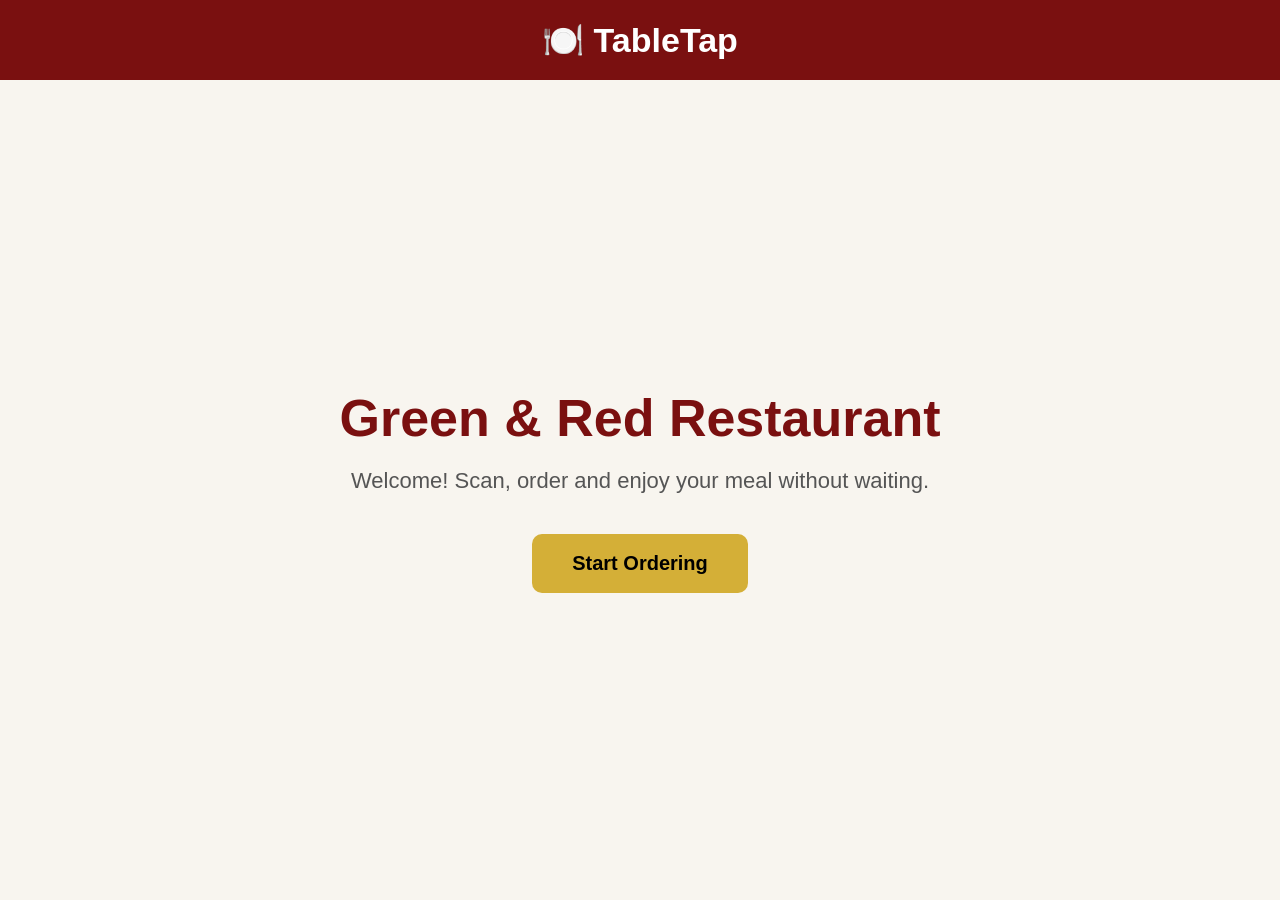
<file: index.html>
<!DOCTYPE html>
<html lang="en">
<head>
    <meta charset="UTF-8">
    <meta name="viewport" content="width=device-width, initial-scale=1.0">
    <title>TableTap | Green & Red Restaurant</title>

    <link rel="stylesheet" href="css/style.css">
</head>

<body>

    <header class="header">

        <div class="logo">
            🍽️ TableTap
        </div>

    </header>

    <main class="hero">

        <h1>Green & Red Restaurant</h1>

        <p>
            Welcome! Scan, order and enjoy your meal without waiting.
        </p>

        <button id="startOrdering">
            Start Ordering
        </button>

    </main>

    <script src="js/script.js"></script>

</body>
</html>
</file>
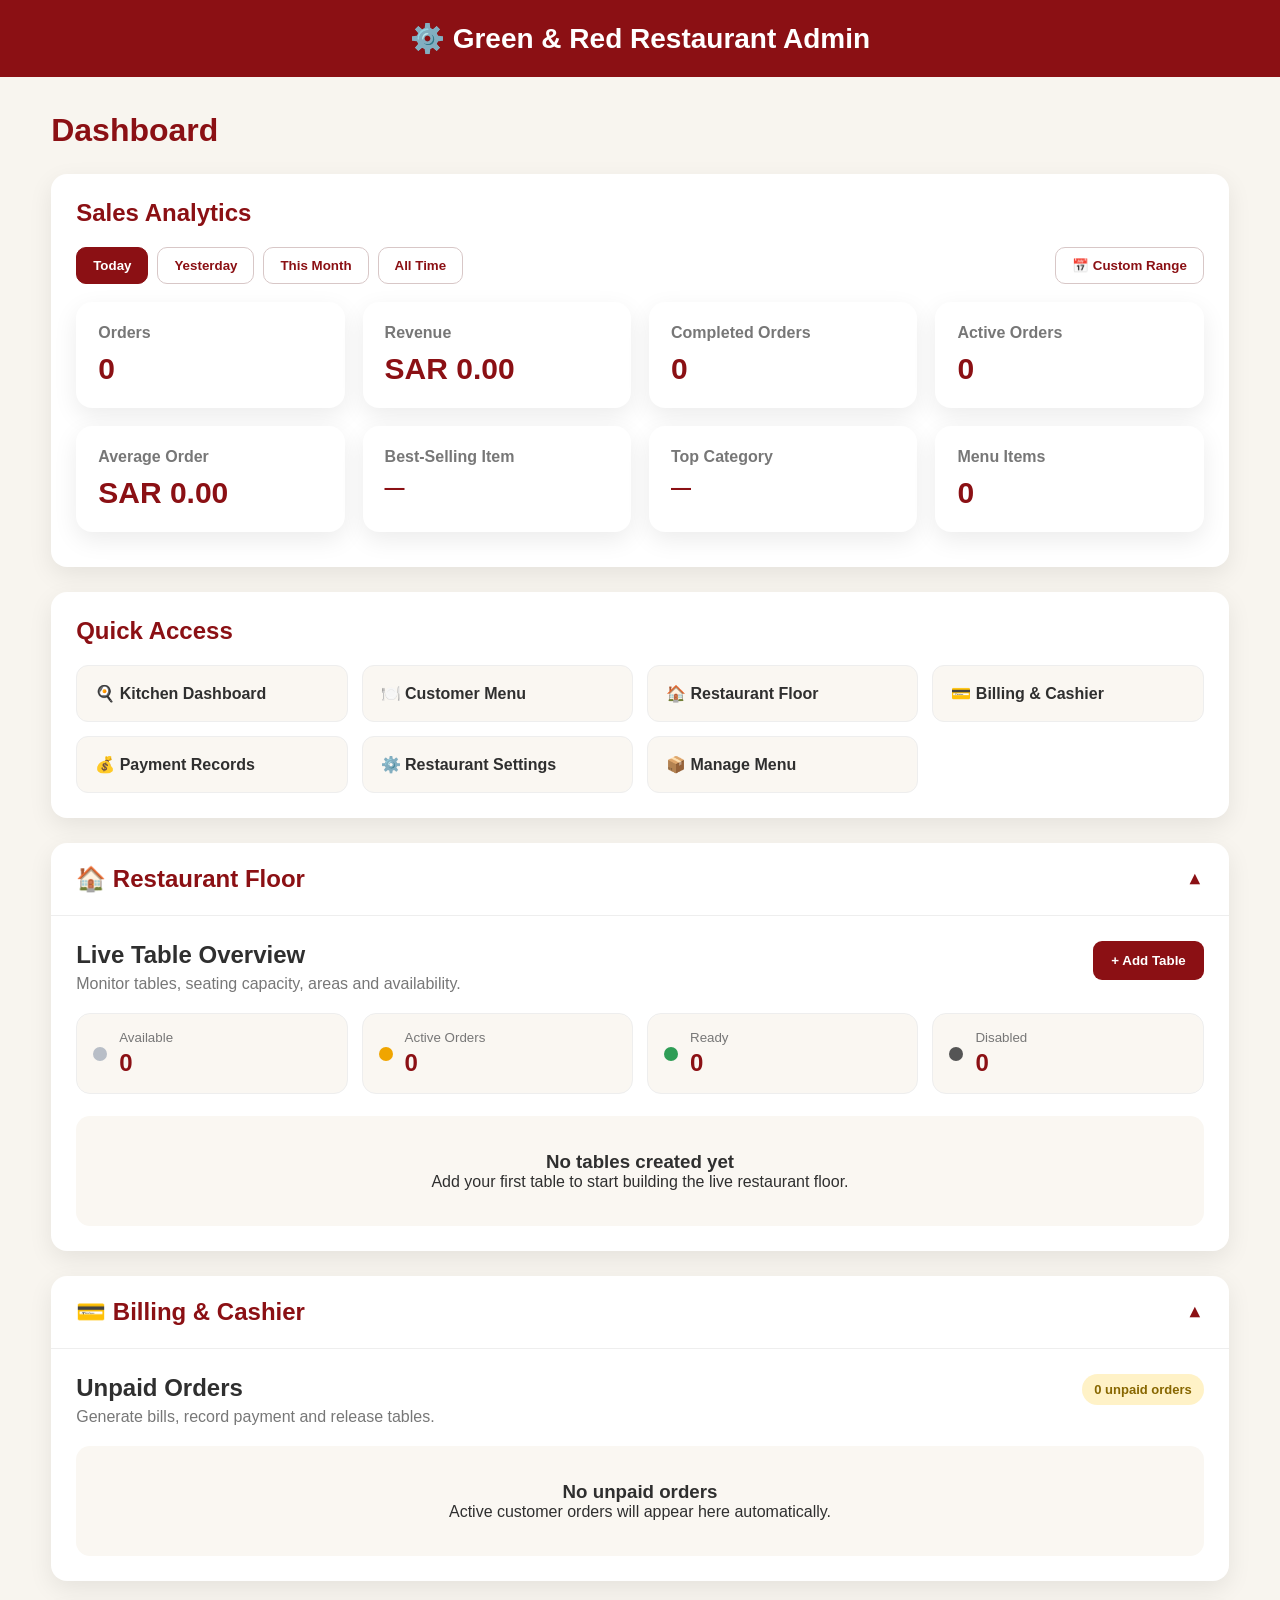
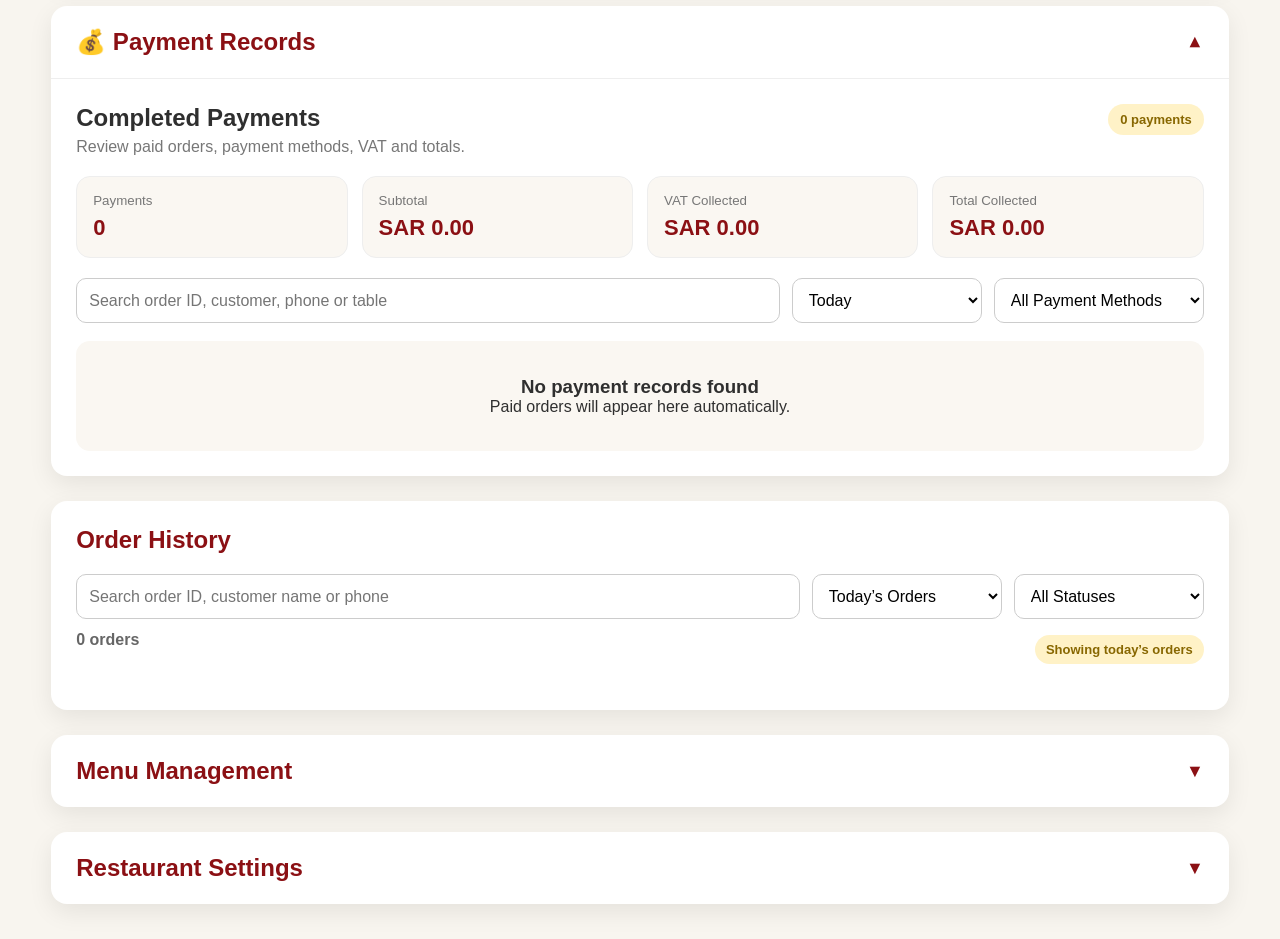
<file: pages/admin.html>
<!DOCTYPE html>
<html lang="en">
<head>
    <meta charset="UTF-8">
    <meta name="viewport" content="width=device-width, initial-scale=1.0">
    <title>Restaurant Admin Panel</title>

    <link rel="stylesheet" href="../css/admin.css">
</head>

<body>
<div id="adminPageHeader" class="page-header">
        ⚙️ Green & Red Restaurant Admin
    </div>

    <main class="admin-page">
        <h1>Dashboard</h1>

        <section class="admin-section">
            <h2>Sales Analytics</h2>

            <div class="analytics-toolbar">
                <div class="analytics-presets">
                    <button type="button" class="analytics-filter active" data-period="today">Today</button>
                    <button type="button" class="analytics-filter" data-period="yesterday">Yesterday</button>
                    <button type="button" class="analytics-filter" data-period="month">This Month</button>
                    <button type="button" class="analytics-filter" data-period="all">All Time</button>
                </div>

                <button
                    type="button"
                    id="toggleCustomDate"
                    class="analytics-filter custom-range-button"
                >
                    📅 Custom Range
                </button>
            </div>

            <div id="customDatePanel" class="custom-date-panel">
                <div class="date-field">
                    <label for="analyticsStartDate">From date</label>
                    <input type="date" id="analyticsStartDate">
                </div>

                <div class="date-field">
                    <label for="analyticsEndDate">To date</label>
                    <input type="date" id="analyticsEndDate">
                </div>

                <button type="button" id="clearCustomDate" class="secondary-button">
                    Clear
                </button>

                <button type="button" id="applyCustomDate" class="primary-button">
                    Apply Range
                </button>
            </div>

            <section class="stats-grid">
                <div class="stat-card">
                    <h3>Orders</h3>
                    <strong id="totalOrders">0</strong>
                </div>

                <div class="stat-card">
                    <h3>Revenue</h3>
                    <strong>SAR <span id="totalRevenue">0.00</span></strong>
                </div>

                <div class="stat-card">
                    <h3>Completed Orders</h3>
                    <strong id="completedOrders">0</strong>
                </div>

                <div class="stat-card">
                    <h3>Active Orders</h3>
                    <strong id="activeOrders">0</strong>
                </div>

                <div class="stat-card">
                    <h3>Average Order</h3>
                    <strong>SAR <span id="averageOrder">0.00</span></strong>
                </div>

                <div class="stat-card">
                    <h3>Best-Selling Item</h3>
                    <strong id="bestSellingItem">—</strong>
                </div>

                <div class="stat-card">
                    <h3>Top Category</h3>
                    <strong id="topCategory">—</strong>
                </div>

                <div class="stat-card">
                    <h3>Menu Items</h3>
                    <strong id="menuCount">0</strong>
                </div>
            </section>
        </section>

        <section class="admin-section">
            <h2>Quick Access</h2>

            <div class="admin-links">
                <a class="admin-link" href="kitchen.html">🍳 Kitchen Dashboard</a>
                <a class="admin-link" href="menu.html">🍽️ Customer Menu</a>
                <a id="openRestaurantFloorLink" class="admin-link" href="#restaurantFloor">🏠 Restaurant Floor</a>
                <a id="openBillingLink" class="admin-link" href="#billingSection">💳 Billing & Cashier</a>
                <a id="openPaymentRecordsLink" class="admin-link" href="#paymentRecordsSection">💰 Payment Records</a>
                <a id="openRestaurantSettingsLink" class="admin-link" href="#restaurantSettings">⚙️ Restaurant Settings</a>
                <a id="openMenuManagementLink" class="admin-link" href="#menuManagement">📦 Manage Menu</a>
            </div>
        </section>



        <details id="restaurantFloor" class="collapsible-section" open>
            <summary>🏠 Restaurant Floor</summary>

            <div class="collapsible-content">
                <div class="floor-heading">
                    <div>
                        <h2>Live Table Overview</h2>
                        <p>Monitor tables, seating capacity, areas and availability.</p>
                    </div>

                    <button
                        id="toggleAddTableForm"
                        type="button"
                        class="primary-button"
                    >
                        + Add Table
                    </button>
                </div>

                <div id="floorSummary" class="floor-summary">
                    <div class="floor-summary-card">
                        <span class="floor-dot floor-dot-available"></span>
                        <div>
                            <small>Available</small>
                            <strong id="availableTableCount">0</strong>
                        </div>
                    </div>

                    <div class="floor-summary-card">
                        <span class="floor-dot floor-dot-active"></span>
                        <div>
                            <small>Active Orders</small>
                            <strong id="activeTableCount">0</strong>
                        </div>
                    </div>

                    <div class="floor-summary-card">
                        <span class="floor-dot floor-dot-ready"></span>
                        <div>
                            <small>Ready</small>
                            <strong id="readyTableCount">0</strong>
                        </div>
                    </div>

                    <div class="floor-summary-card">
                        <span class="floor-dot floor-dot-disabled"></span>
                        <div>
                            <small>Disabled</small>
                            <strong id="disabledTableCount">0</strong>
                        </div>
                    </div>
                </div>

                <form id="addTableForm" class="table-form" hidden>
                    <input
                        id="tableName"
                        type="text"
                        placeholder="Table name, e.g. Table 1 or VIP 1"
                        required
                    >

                    <input
                        id="tableNumber"
                        type="text"
                        placeholder="Table number/code, e.g. 1 or VIP-1"
                        required
                    >

                    <input
                        id="tableCapacity"
                        type="number"
                        min="1"
                        max="50"
                        placeholder="Seating capacity"
                        required
                    >

                    <select id="tableArea" required>
                        <option value="">Select area</option>
                        <option value="Main Hall">Main Hall</option>
                        <option value="Family">Family</option>
                        <option value="VIP">VIP</option>
                        <option value="Outdoor">Outdoor</option>
                        <option value="Terrace">Terrace</option>
                    </select>

                    <select id="tableEnabled" required>
                        <option value="true">Active</option>
                        <option value="false">Disabled</option>
                    </select>

                    <div class="table-form-actions">
                        <button type="submit" class="primary-button">
                            Save Table
                        </button>

                        <button
                            id="cancelAddTable"
                            type="button"
                            class="secondary-button"
                        >
                            Cancel
                        </button>
                    </div>
                </form>

                <div id="restaurantFloorGrid" class="restaurant-floor-grid"></div>

                <div id="restaurantFloorEmpty" class="history-empty" hidden>
                    <h3>No tables created yet</h3>
                    <p>Click “Add Table” to create the restaurant floor.</p>
                </div>
            </div>
        </details>


        <details id="billingSection" class="collapsible-section" open>
            <summary>💳 Billing & Cashier</summary>

            <div class="collapsible-content">
                <div class="billing-heading">
                    <div>
                        <h2>Unpaid Orders</h2>
                        <p>Generate bills, record payment and release tables.</p>
                    </div>

                    <span id="billingOrderCount" class="billing-count">
                        0 unpaid orders
                    </span>
                </div>

                <div id="billingOrdersGrid" class="billing-orders-grid"></div>

                <div id="billingEmptyState" class="history-empty" hidden>
                    <h3>No unpaid orders</h3>
                    <p>Active customer orders will appear here automatically.</p>
                </div>
            </div>
        </details>

        <div id="billModal" class="bill-modal" aria-hidden="true">
            <div id="billModalOverlay" class="bill-modal-overlay"></div>

            <section
                class="bill-modal-panel"
                role="dialog"
                aria-modal="true"
                aria-labelledby="billModalTitle"
            >
                <div class="bill-modal-header">
                    <div>
                        <h2 id="billModalTitle">Customer Bill</h2>
                        <p id="billModalSubtitle"></p>
                    </div>

                    <button
                        id="closeBillModal"
                        type="button"
                        class="bill-modal-close"
                        aria-label="Close bill"
                    >
                        ×
                    </button>
                </div>

                <div id="printableBill" class="printable-bill"></div>

                <div class="bill-modal-actions">
                    <button
                        id="printBillButton"
                        type="button"
                        class="secondary-button"
                    >
                        🖨️ Print Bill
                    </button>

                    <button
                        id="modalMarkPaidButton"
                        type="button"
                        class="primary-button"
                    >
                        Mark Paid
                    </button>
                </div>
            </section>
        </div>


        <details id="paymentRecordsSection" class="collapsible-section" open>
            <summary>💰 Payment Records</summary>

            <div class="collapsible-content">
                <div class="payment-records-heading">
                    <div>
                        <h2>Completed Payments</h2>
                        <p>Review paid orders, payment methods, VAT and totals.</p>
                    </div>

                    <span id="paymentRecordsCount" class="billing-count">
                        0 payments
                    </span>
                </div>

                <div class="payment-summary-grid">
                    <div class="payment-summary-card">
                        <small>Payments</small>
                        <strong id="paymentSummaryCount">0</strong>
                    </div>

                    <div class="payment-summary-card">
                        <small>Subtotal</small>
                        <strong>
                            <span id="paymentSummaryCurrency1">SAR</span>
                            <span id="paymentSummarySubtotal">0.00</span>
                        </strong>
                    </div>

                    <div class="payment-summary-card">
                        <small>VAT Collected</small>
                        <strong>
                            <span id="paymentSummaryCurrency2">SAR</span>
                            <span id="paymentSummaryVat">0.00</span>
                        </strong>
                    </div>

                    <div class="payment-summary-card">
                        <small>Total Collected</small>
                        <strong>
                            <span id="paymentSummaryCurrency3">SAR</span>
                            <span id="paymentSummaryTotal">0.00</span>
                        </strong>
                    </div>
                </div>

                <div class="payment-records-toolbar">
                    <input
                        id="paymentRecordSearch"
                        type="search"
                        placeholder="Search order ID, customer, phone or table"
                    >

                    <select id="paymentRecordDateFilter">
                        <option value="today">Today</option>
                        <option value="yesterday">Yesterday</option>
                        <option value="week">Last 7 Days</option>
                        <option value="month">This Month</option>
                        <option value="all">All Time</option>
                    </select>

                    <select id="paymentRecordMethodFilter">
                        <option value="all">All Payment Methods</option>
                        <option value="Cash">Cash</option>
                        <option value="Card">Card</option>
                        <option value="Apple Pay">Apple Pay</option>
                        <option value="Pay at Counter">Pay at Counter</option>
                    </select>
                </div>

                <div id="paymentRecordsGrid" class="payment-records-grid"></div>

                <div id="paymentRecordsEmpty" class="history-empty" hidden>
                    <h3>No payment records found</h3>
                    <p>Paid orders will appear here automatically.</p>
                </div>
            </div>
        </details>

        <section id="orderHistory" class="admin-section">
            <h2>Order History</h2>

            <div class="order-history-toolbar">
                <input
                    type="search"
                    id="orderSearch"
                    placeholder="Search order ID, customer name or phone"
                >

                <select id="orderDateFilter" aria-label="Order date filter">
                    <option value="today">Today’s Orders</option>
                    <option value="yesterday">Yesterday</option>
                    <option value="week">Last 7 Days</option>
                    <option value="all">All Time</option>
                </select>

                <select id="orderStatusFilter" aria-label="Order status filter">
                    <option value="all">All Statuses</option>
                    <option value="New">New</option>
                    <option value="Accepted">Accepted</option>
                    <option value="Preparing">Preparing</option>
                    <option value="Ready">Ready</option>
                    <option value="Completed">Completed</option>
                </select>
            </div>

            <div class="order-history-summary">
                <p id="orderHistoryCount" class="order-history-count">0 orders found</p>
                <span id="activeHistoryFilter" class="active-history-filter">
                    Showing today’s orders
                </span>
            </div>

            <div id="orderHistoryContainer" class="order-history-grid"></div>
        </section>

        <details id="menuManagement" class="collapsible-section">
            <summary>Menu Management</summary>
            <div class="collapsible-content">

            <button
                id="addMenuItemBtn"
                class="action-button edit-button"
                style="margin-bottom:20px;"
            >
                + Add New Menu Item
            </button>

            <div id="addItemForm" style="display:none; margin-bottom:20px;">
                <input id="foodName" class="form-control" placeholder="Food Name">

                <select id="foodCategory" class="form-control">
                    <option value="">Select Category</option>
                </select>

                <input
                    id="newCategory"
                    class="form-control"
                    placeholder="Or create a new category"
                >

                <input
                    id="foodPrice"
                    class="form-control"
                    type="number"
                    placeholder="Price"
                >

                <input
                    id="foodImage"
                    class="form-control"
                    type="url"
                    placeholder="Food Image URL"
                >

                <button id="saveNewItem" class="action-button edit-button">
                    Save Item
                </button>
            </div>

            <table class="menu-table">
                <thead>
                    <tr>
                        <th>Name</th>
                        <th>Category</th>
                        <th>Price</th>
                        <th>Status</th>
                        <th>Actions</th>
                    </tr>
                </thead>
                <tbody id="menuTableBody"></tbody>
            </table>
            </div>
        </details>

        <details id="restaurantSettings" class="collapsible-section">
            <summary>Restaurant Settings</summary>
            <div class="collapsible-content">
            <div class="settings-grid">
                <div class="settings-field"><label for="settingRestaurantName">Restaurant Name</label><input id="settingRestaurantName" type="text" placeholder="Green & Red Restaurant"></div>
                <div class="settings-field"><label for="settingBranchName">Branch Name</label><input id="settingBranchName" type="text" placeholder="Main Branch"></div>
                <div class="settings-field"><label for="settingPhone">Phone Number</label><input id="settingPhone" type="tel" placeholder="+966 5X XXX XXXX"></div>
                <div class="settings-field"><label for="settingWhatsApp">WhatsApp Number</label><input id="settingWhatsApp" type="tel" placeholder="+966 5X XXX XXXX"></div>
                <div class="settings-field"><label for="settingEmail">Email</label><input id="settingEmail" type="email" placeholder="restaurant@example.com"></div>
                <div class="settings-field"><label for="settingOpeningHours">Opening Hours</label><input id="settingOpeningHours" type="text" placeholder="10:00 AM – 12:00 AM"></div>
                <div class="settings-field full-width"><label for="settingAddress">Address</label><textarea id="settingAddress" placeholder="Restaurant address"></textarea></div>
                <div class="settings-field"><label for="settingVatNumber">VAT Registration Number</label><input id="settingVatNumber" type="text" placeholder="15-digit VAT number"></div>
                <div class="settings-field"><label for="settingVatPercent">VAT Percentage</label><input id="settingVatPercent" type="number" min="0" max="100" step="0.01" placeholder="15"></div>
                <div class="settings-field"><label for="settingCurrency">Currency</label><select id="settingCurrency"><option value="SAR">SAR — Saudi Riyal</option><option value="AED">AED — UAE Dirham</option><option value="USD">USD — US Dollar</option><option value="INR">INR — Indian Rupee</option></select></div>
                <div class="settings-field"><label for="settingLogoUrl">Logo URL</label><input id="settingLogoUrl" type="url" placeholder="https://example.com/logo.png"></div>
                <div class="settings-field full-width"><label for="settingReceiptFooter">Receipt Footer</label><textarea id="settingReceiptFooter" placeholder="Thank you. Please visit again."></textarea></div>
                <div class="settings-actions"><button id="saveRestaurantSettings" type="button" class="save-settings-button">Save Settings</button><span id="settingsSavedMessage" class="settings-message"></span></div>
            </div>
            </div>
        </details>

    </main>
<script src="../js/shared.js"></script>
<script src="../js/restaurant-settings.js"></script>
<script src="../js/restaurant-floor.js"></script>
<script src="../js/billing.js"></script>
<script src="../js/payment-records.js"></script>
<script src="../js/analytics.js"></script>
<script src="../js/order-history.js"></script>
<script src="../js/menu-management.js"></script>
<script src="../js/admin.js"></script>
</body>
</html>
</file>
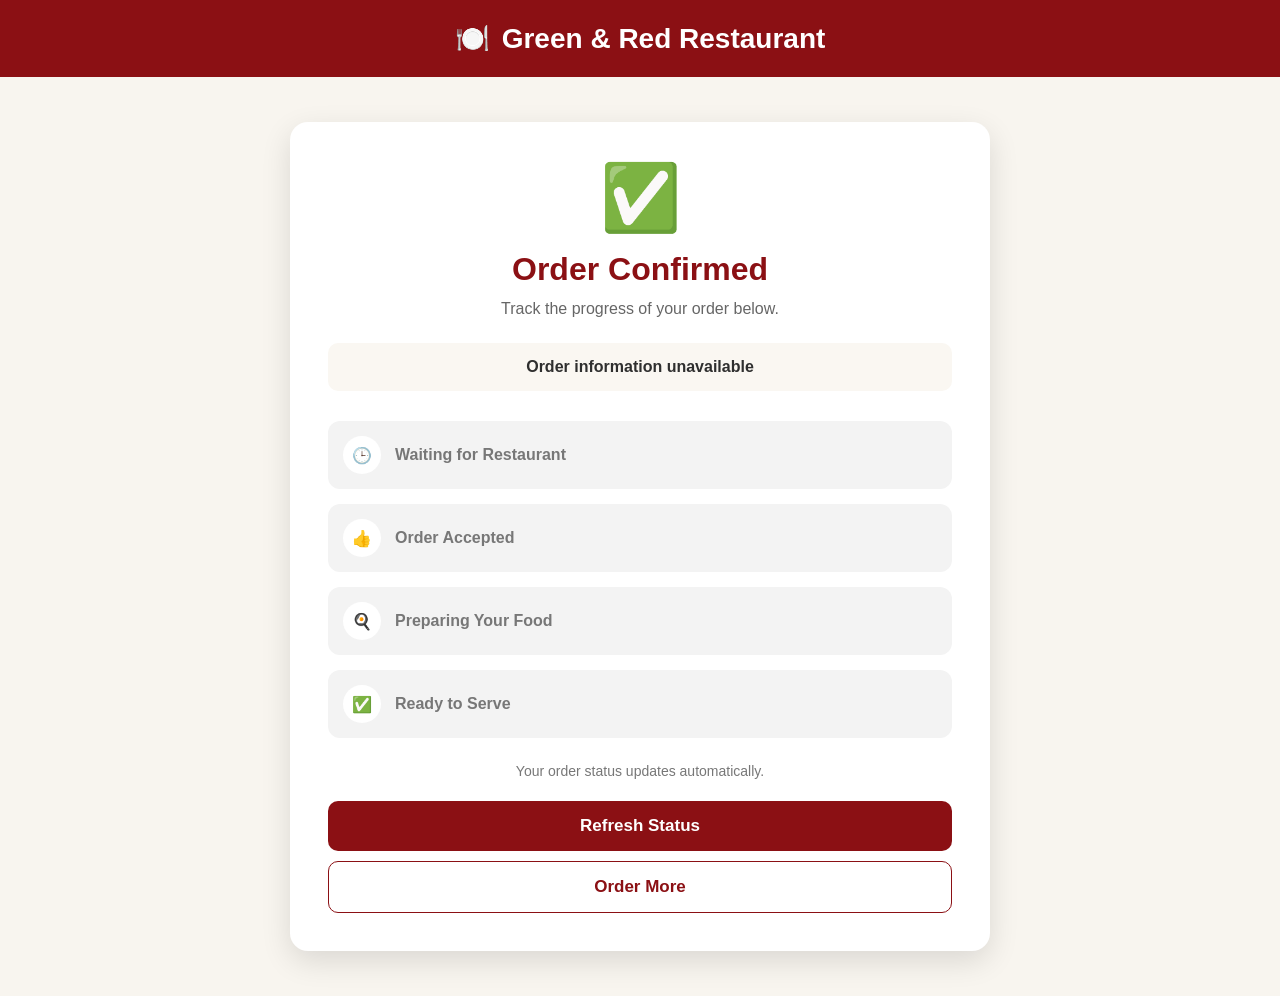
<file: pages/confirmation.html>
<!DOCTYPE html>
<html lang="en">

<head>
    <meta charset="UTF-8">

    <meta
        name="viewport"
        content="width=device-width, initial-scale=1.0"
    >

    <title>Track Your Order</title>

    <style>
        * {
            margin: 0;
            padding: 0;
            box-sizing: border-box;
        }

        body {
            font-family: Arial, Helvetica, sans-serif;
            background: #f8f5ef;
            color: #2f2f2f;
        }

        .page-header {
            background: #8b1014;
            color: white;
            padding: 22px;
            display: flex;
            align-items: center;
            justify-content: center;
            gap: 12px;
            text-align: center;
            font-size: 28px;
            font-weight: bold;
        }

        .tracking-card {
            width: 90%;
            max-width: 700px;
            margin: 45px auto;
            background: white;
            padding: 38px;
            border-radius: 18px;
            box-shadow: 0 10px 30px rgba(0, 0, 0, 0.12);
        }

        .checkmark {
            text-align: center;
            font-size: 65px;
            margin-bottom: 15px;
        }

        h1 {
            text-align: center;
            color: #8b1014;
            margin-bottom: 12px;
        }

        .subtitle {
            text-align: center;
            color: #666;
            margin-bottom: 25px;
        }

        .order-number {
            background: #faf7f2;
            padding: 15px;
            border-radius: 10px;
            text-align: center;
            font-weight: bold;
            margin-bottom: 30px;
        }

        .tracking-steps {
            display: flex;
            flex-direction: column;
            gap: 15px;
        }

        .tracking-step {
            display: flex;
            align-items: center;
            gap: 14px;
            padding: 15px;
            background: #f3f3f3;
            border-radius: 12px;
            color: #777;
            font-weight: bold;
        }

        .tracking-step.active {
            background: #fff2cf;
            color: #8b1014;
            border: 1px solid #d4af37;
        }

        .tracking-step.complete {
            background: #e8f7ed;
            color: #237944;
        }

        .step-icon {
            width: 38px;
            height: 38px;
            border-radius: 50%;
            display: grid;
            place-items: center;
            background: white;
            flex-shrink: 0;
        }

        .refresh-note {
            text-align: center;
            color: #777;
            margin-top: 25px;
            font-size: 14px;
        }

        .action-button {
            width: 100%;
            margin-top: 22px;
            padding: 15px;
            border: none;
            border-radius: 10px;
            background: #8b1014;
            color: white;
            font-size: 17px;
            font-weight: bold;
            cursor: pointer;
        }

        .secondary-button {
            background: white;
            color: #8b1014;
            border: 1px solid #8b1014;
            margin-top: 10px;
        }
    </style>
</head>

<body>

    <div class="page-header">
        <div id="confirmationRestaurantLogo">
            🍽️
        </div>

        <div id="confirmationRestaurantName">
            Restaurant
        </div>
    </div>

    <main class="tracking-card">

        <div class="checkmark">
            ✅
        </div>

        <h1>
            Order Confirmed
        </h1>

        <p class="subtitle">
            Track the progress of your order below.
        </p>

        <div
            id="orderNumber"
            class="order-number"
        ></div>

        <section class="tracking-steps">

            <div
                id="stepNew"
                class="tracking-step"
            >
                <div class="step-icon">
                    🕒
                </div>

                <span>
                    Waiting for Restaurant
                </span>
            </div>

            <div
                id="stepAccepted"
                class="tracking-step"
            >
                <div class="step-icon">
                    👍
                </div>

                <span>
                    Order Accepted
                </span>
            </div>

            <div
                id="stepPreparing"
                class="tracking-step"
            >
                <div class="step-icon">
                    🍳
                </div>

                <span>
                    Preparing Your Food
                </span>
            </div>

            <div
                id="stepReady"
                class="tracking-step"
            >
                <div class="step-icon">
                    ✅
                </div>

                <span>
                    Ready to Serve
                </span>
            </div>

        </section>

        <p class="refresh-note">
            Your order status updates automatically.
        </p>

        <button
            id="refreshStatus"
            class="action-button"
            type="button"
        >
            Refresh Status
        </button>

        <button
            class="action-button secondary-button"
            type="button"
            onclick="window.location.href='menu.html'"
        >
            Order More
        </button>

    </main>

    <script src="../js/shared-order-sync.js?v=1"></script>

    <script>
        const savedSettings =
            JSON.parse(
                localStorage.getItem(
                    "tableTapSettings"
                )
            ) || {};

        const confirmationRestaurantName =
            document.getElementById(
                "confirmationRestaurantName"
            );

        const confirmationRestaurantLogo =
            document.getElementById(
                "confirmationRestaurantLogo"
            );

        const restaurantName =
            savedSettings.restaurantName ||
            "Green & Red Restaurant";

        confirmationRestaurantName.textContent =
            restaurantName;

        document.title =
            `${restaurantName} Order Tracking`;

        if (savedSettings.logoUrl) {
            confirmationRestaurantLogo.innerHTML = `
                <img
                    src="${savedSettings.logoUrl}"
                    alt="${restaurantName} logo"
                    style="
                        width: 42px;
                        height: 42px;
                        object-fit: cover;
                        border-radius: 10px;
                        vertical-align: middle;
                    "
                >
            `;
        }

        const stepNew =
            document.getElementById(
                "stepNew"
            );

        const stepAccepted =
            document.getElementById(
                "stepAccepted"
            );

        const stepPreparing =
            document.getElementById(
                "stepPreparing"
            );

        const stepReady =
            document.getElementById(
                "stepReady"
            );

        const orderNumberElement =
            document.getElementById(
                "orderNumber"
            );

        function getTrackedOrderId() {
            try {
                const latestOrder =
                    JSON.parse(
                        localStorage.getItem(
                            "tableTapLatestOrder"
                        )
                    );

                return latestOrder?.id || null;
            } catch (error) {
                console.error(
                    "Unable to read latest order:",
                    error
                );

                return null;
            }
        }

        function normalizeTrackingStatus(status) {
            const value =
                String(status || "New")
                    .trim()
                    .toLowerCase();

            if (
                value === "pending" ||
                value === "placed" ||
                value === "submitted" ||
                value === "waiting" ||
                value === "new"
            ) {
                return "New";
            }

            if (value === "accepted") {
                return "Accepted";
            }

            if (value === "preparing") {
                return "Preparing";
            }

            if (value === "ready") {
                return "Ready";
            }

            if (
                value === "served" ||
                value === "completed"
            ) {
                return "Completed";
            }

            return "New";
        }

        function updateTrackingSteps(status) {
            const normalizedStatus =
                normalizeTrackingStatus(
                    status
                );

            const steps = [
                stepNew,
                stepAccepted,
                stepPreparing,
                stepReady
            ];

            const statusIndexes = {
                New: 0,
                Accepted: 1,
                Preparing: 2,
                Ready: 3,
                Completed: 4
            };

            const currentIndex =
                statusIndexes[
                    normalizedStatus
                ] ?? 0;

            steps.forEach(
                function (step, index) {
                    step.classList.remove(
                        "active",
                        "complete"
                    );

                    if (
                        currentIndex >=
                        steps.length
                    ) {
                        step.classList.add(
                            "complete"
                        );

                        return;
                    }

                    if (index < currentIndex) {
                        step.classList.add(
                            "complete"
                        );
                    }

                    if (index === currentIndex) {
                        step.classList.add(
                            "active"
                        );
                    }
                }
            );

            const readyText =
                stepReady.querySelector(
                    "span"
                );

            if (
                normalizedStatus ===
                "Completed"
            ) {
                readyText.textContent =
                    "Order Served Successfully";
            } else {
                readyText.textContent =
                    "Ready to Serve";
            }
        }

        function loadOrderStatus() {
            if (!window.TableTapOrderSync) {
                orderNumberElement.textContent =
                    "Order sync unavailable";

                return;
            }

            const trackedOrderId =
                getTrackedOrderId();

            if (!trackedOrderId) {
                orderNumberElement.textContent =
                    "Order information unavailable";

                return;
            }

            const currentOrder =
                TableTapOrderSync.getOrderById(
                    trackedOrderId
                );

            if (!currentOrder) {
                orderNumberElement.textContent =
                    `Order Number: ${trackedOrderId}`;

                updateTrackingSteps(
                    "New"
                );

                return;
            }

            orderNumberElement.textContent =
                `Order Number: ${currentOrder.id}`;

            updateTrackingSteps(
                currentOrder.status
            );
        }

        document
            .getElementById(
                "refreshStatus"
            )
            .addEventListener(
                "click",
                loadOrderStatus
            );

        if (window.TableTapOrderSync) {
            TableTapOrderSync.subscribe(
                function (orders) {
                    const trackedOrderId =
                        getTrackedOrderId();

                    if (!trackedOrderId) {
                        return;
                    }

                    const updatedOrder =
                        orders.find(
                            function (order) {
                                return (
                                    String(
                                        order.id
                                    ) ===
                                    String(
                                        trackedOrderId
                                    )
                                );
                            }
                        );

                    if (!updatedOrder) {
                        return;
                    }

                    orderNumberElement.textContent =
                        `Order Number: ${updatedOrder.id}`;

                    updateTrackingSteps(
                        updatedOrder.status
                    );
                }
            );
        }

        loadOrderStatus();
    </script>

</body>

</html>
</file>
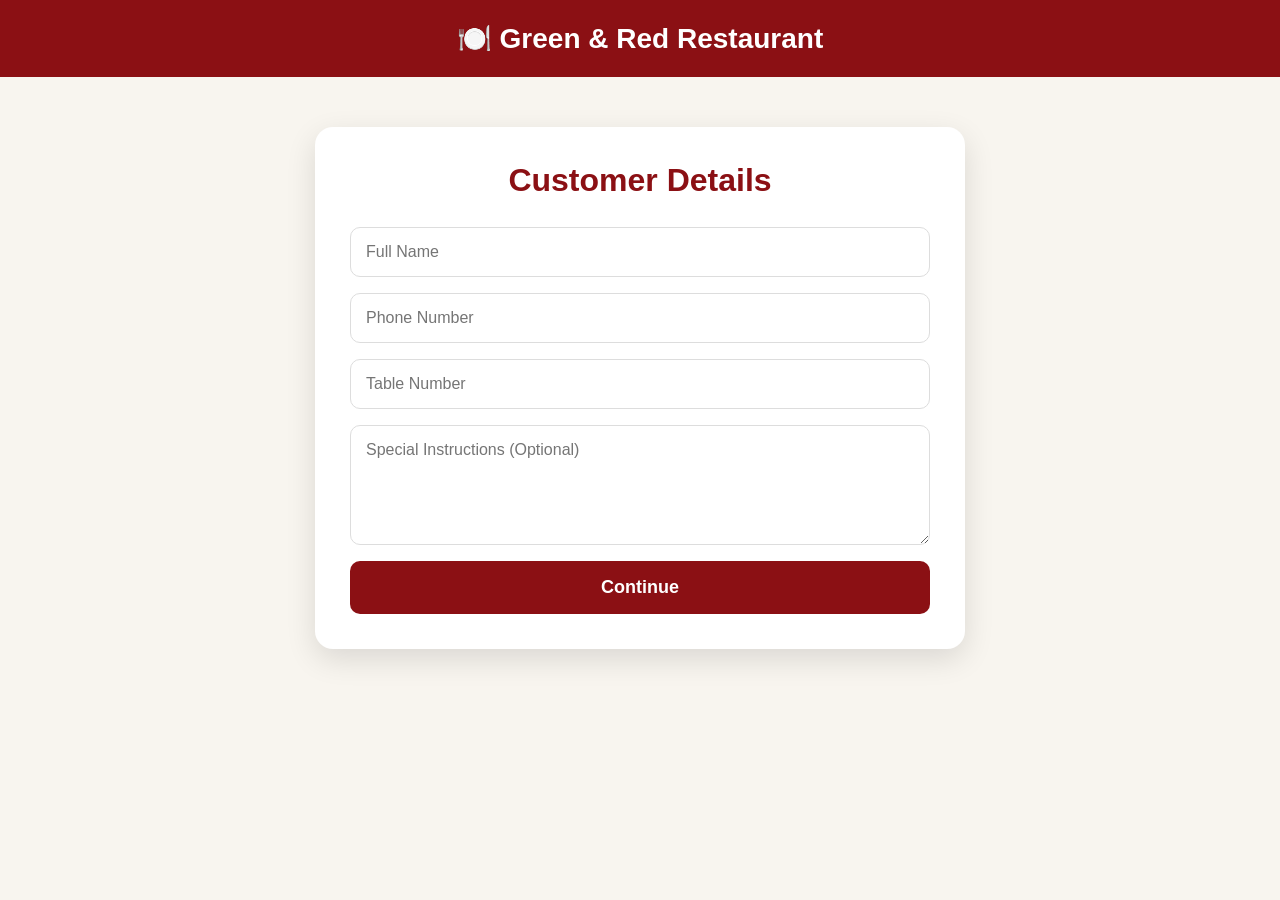
<file: pages/customer.html>
<!DOCTYPE html>
<html lang="en">
<head>
    <meta charset="UTF-8">
    <meta name="viewport" content="width=device-width, initial-scale=1.0">

    <title>Customer Details</title>

    <style>
        * {
            margin: 0;
            padding: 0;
            box-sizing: border-box;
        }

        body {
            font-family: Arial, Helvetica, sans-serif;
            background: #f8f5ef;
            color: #2f2f2f;
        }

        .page-header {
            background: #8b1014;
            color: white;
            padding: 22px;
            text-align: center;
            font-size: 28px;
            font-weight: bold;
        }

        .customer-page {
            width: 90%;
            max-width: 650px;
            margin: 50px auto;
            background: white;
            padding: 35px;
            border-radius: 18px;
            box-shadow: 0 10px 30px rgba(0, 0, 0, 0.12);
        }

        .customer-page h1 {
            text-align: center;
            color: #8b1014;
            margin-bottom: 28px;
        }

        #customerForm {
            display: flex;
            flex-direction: column;
            gap: 16px;
        }

        #customerForm input,
        #customerForm textarea {
            width: 100%;
            padding: 15px;
            border: 1px solid #ddd;
            border-radius: 10px;
            font-size: 16px;
            font-family: inherit;
        }

        #customerForm textarea {
            min-height: 120px;
            resize: vertical;
        }

        #customerForm button {
            background: #8b1014;
            color: white;
            border: none;
            padding: 16px;
            border-radius: 10px;
            font-size: 18px;
            font-weight: bold;
            cursor: pointer;
        }

        #customerForm button:hover {
            background: #6f0c10;
        }
    </style>
</head>

<body>

  <div class="page-header">
    🍽️ <span id="customerRestaurantName">Green & Red Restaurant</span>
</div>
    <div class="customer-page">

        <h1>Customer Details</h1>

        <form id="customerForm">

            <input
                type="text"
                id="customerName"
                placeholder="Full Name"
                required
            >

            <input
                type="tel"
                id="customerPhone"
                placeholder="Phone Number"
                required
            >

            <input
                type="text"
                id="tableNumber"
                placeholder="Table Number"
                required
            >

            <textarea
                id="specialRequest"
                placeholder="Special Instructions (Optional)"
            ></textarea>

            <button type="submit">
                Continue
            </button>

        </form>

    </div>

    <script>
    const savedSettings =
        JSON.parse(localStorage.getItem("tableTapSettings")) || {};

    const savedRestaurantName =
        savedSettings.restaurantName || "Green & Red Restaurant";

    document.getElementById("customerRestaurantName").textContent =
        savedRestaurantName;

    document.title =
        savedRestaurantName + " - Customer Details";

    document
        .getElementById("customerForm")
        .addEventListener("submit", function (event) {
            event.preventDefault();

            const customerDetails = {
                name: document.getElementById("customerName").value.trim(),
                phone: document.getElementById("customerPhone").value.trim(),
                table: document.getElementById("tableNumber").value.trim(),
                request: document.getElementById("specialRequest").value.trim()
            };

            localStorage.setItem(
                "tableTapCustomer",
                JSON.stringify(customerDetails)
            );

            window.location.href = "summary.html";
        });
</script>

</body>
</html>
</file>
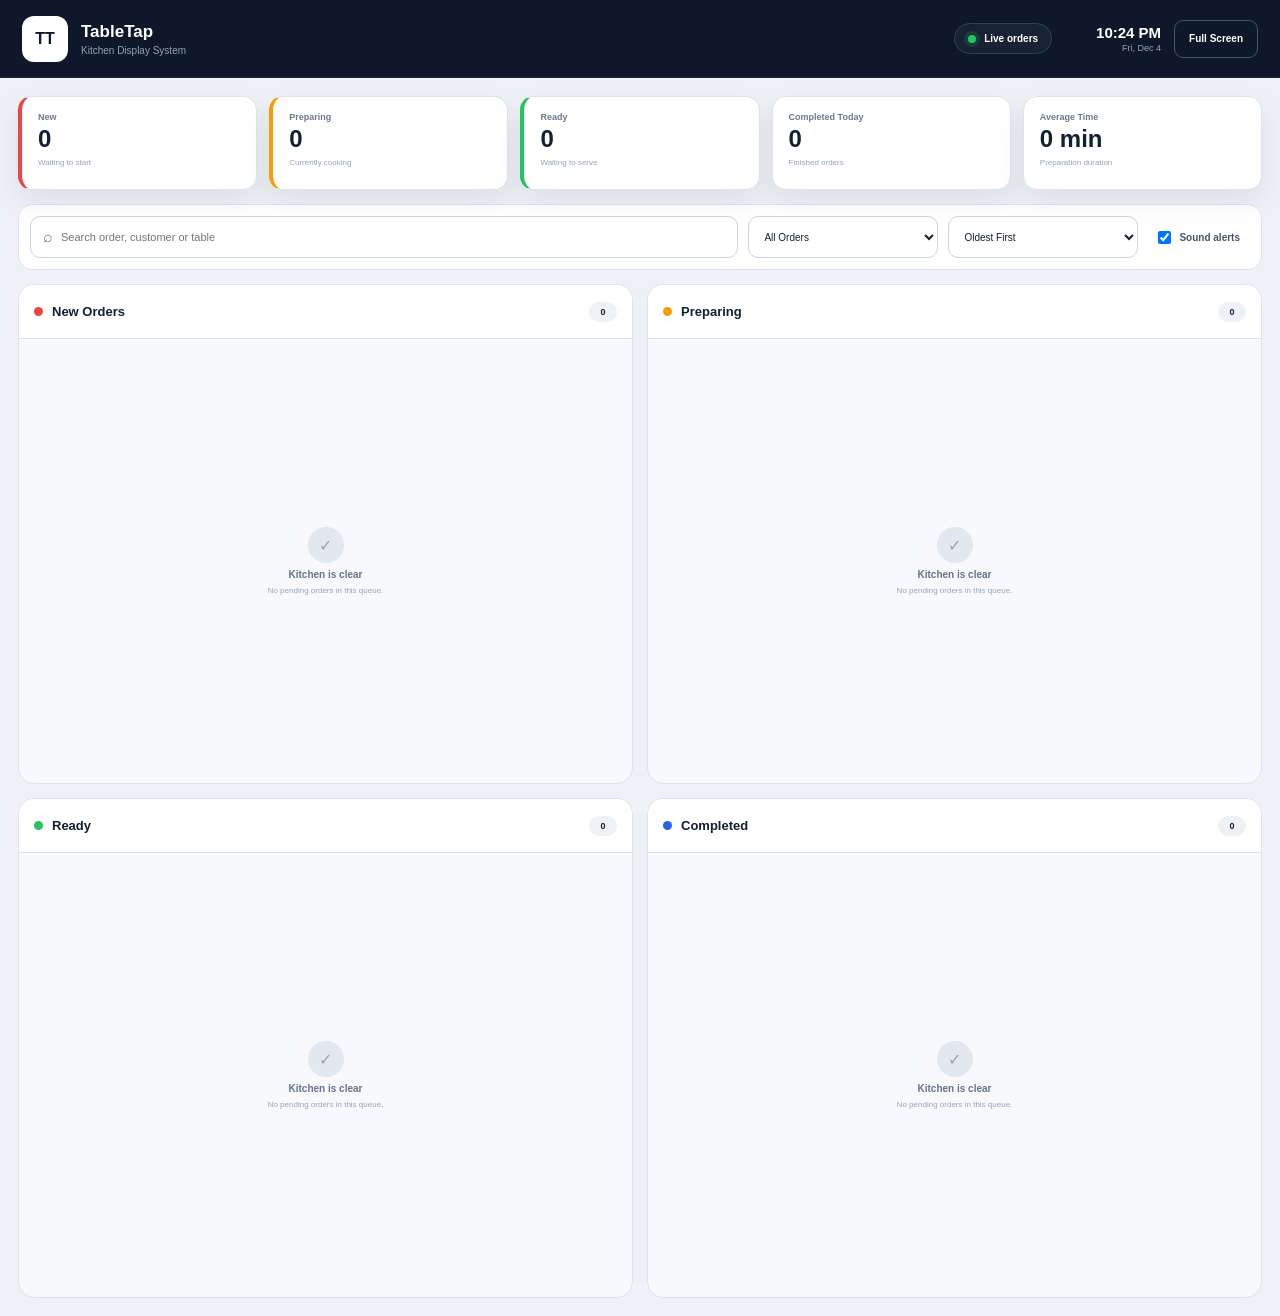
<file: pages/kitchen.html>
<!DOCTYPE html>
<html lang="en">
<head>
    <meta charset="UTF-8">
    <meta name="viewport" content="width=device-width, initial-scale=1.0">
    <title>TableTap Kitchen Display</title>
<link rel="stylesheet" href="../css/kitchen.css?v=3">
<body>
    <div class="kds-app">
        <header class="kds-topbar">
            <div class="kds-brand">
                <div class="kds-logo" id="kitchenLogo">TT</div>
                <div>
                    <strong id="kitchenRestaurantName">TableTap</strong>
                    <small>Kitchen Display System</small>
                </div>
            </div>
            <div class="kds-topbar-actions">
                <div class="kds-live-status"><span></span>Live orders</div>
                <div class="kds-date-time">
                    <strong id="kitchenCurrentTime">--:--</strong>
                    <small id="kitchenCurrentDate">Today</small>
                </div>
                <button class="kds-fullscreen-button" id="kitchenFullscreenButton" type="button">Full Screen</button>
            </div>
        </header>

        <main class="kds-main">
            <section class="kds-summary-grid" aria-label="Kitchen order summary">
                <article class="kds-summary-card kds-summary-new"><small>New</small><strong id="kitchenNewCount">0</strong><p>Waiting to start</p></article>
                <article class="kds-summary-card kds-summary-preparing"><small>Preparing</small><strong id="kitchenPreparingCount">0</strong><p>Currently cooking</p></article>
                <article class="kds-summary-card kds-summary-ready"><small>Ready</small><strong id="kitchenReadyCount">0</strong><p>Waiting to serve</p></article>
                <article class="kds-summary-card"><small>Completed Today</small><strong id="kitchenCompletedCount">0</strong><p>Finished orders</p></article>
                <article class="kds-summary-card"><small>Average Time</small><strong id="kitchenAverageTime">0 min</strong><p>Preparation duration</p></article>
            </section>

            <section class="kds-toolbar">
                <label class="kds-search-control" for="kitchenSearch"><span>⌕</span><input id="kitchenSearch" type="search" placeholder="Search order, customer or table" autocomplete="off"></label>
                <select id="kitchenOrderTypeFilter" aria-label="Filter kitchen orders">
                    <option value="all">All Orders</option>
                    <option value="dine-in">Dine In</option>
                    <option value="takeaway">Takeaway</option>
                    <option value="delivery">Delivery</option>
                </select>
                <select id="kitchenSortOrder" aria-label="Sort kitchen orders">
                    <option value="oldest">Oldest First</option>
                    <option value="newest">Newest First</option>
                    <option value="urgent">Most Delayed</option>
                </select>
                <label class="kds-sound-toggle"><input id="kitchenSoundToggle" type="checkbox" checked><span>Sound alerts</span></label>
            </section>

            <section class="kds-board" aria-label="Kitchen order board">
                <article class="kds-column kds-column-new"><header><div><span class="kds-column-dot"></span><h2>New Orders</h2></div><strong id="kitchenNewColumnCount">0</strong></header><div class="kds-column-body" id="kitchenNewOrders"></div></article>
                <article class="kds-column kds-column-preparing"><header><div><span class="kds-column-dot"></span><h2>Preparing</h2></div><strong id="kitchenPreparingColumnCount">0</strong></header><div class="kds-column-body" id="kitchenPreparingOrders"></div></article>
                <article class="kds-column kds-column-ready"><header><div><span class="kds-column-dot"></span><h2>Ready</h2></div><strong id="kitchenReadyColumnCount">0</strong></header><div class="kds-column-body" id="kitchenReadyOrders"></div></article>
                <article class="kds-column kds-column-completed"><header><div><span class="kds-column-dot"></span><h2>Completed</h2></div><strong id="kitchenCompletedColumnCount">0</strong></header><div class="kds-column-body" id="kitchenCompletedOrders"></div></article>
            </section>
        </main>

        <div class="kds-toast" id="kitchenToast" aria-live="polite"></div>
    </div>
<script src="../js/shared-order-sync.js?v=1"></script>
<script src="../js/kitchen.js?v=5"></script>
</body>
</html>
</file>
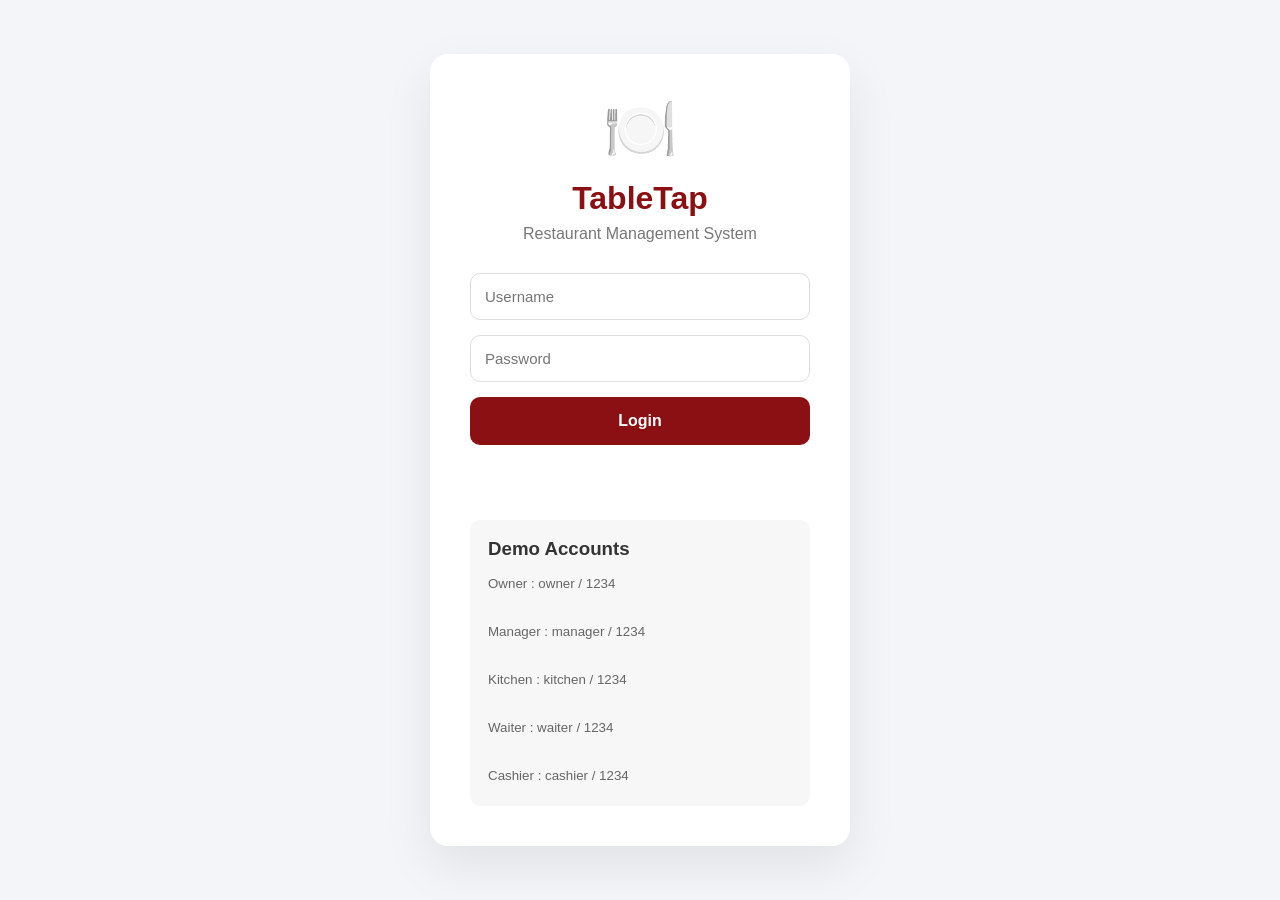
<file: pages/login.html>
<!DOCTYPE html>
<html lang="en">

<head>

    <meta charset="UTF-8">

    <meta
        name="viewport"
        content="width=device-width, initial-scale=1.0"
    >

    <title>TableTap Login</title>

    <link
        rel="stylesheet"
        href="../css/login.css"
    >

</head>

<body>

<div class="login-container">

    <div class="login-card">

        <div class="logo">

            🍽️

        </div>

        <h1>TableTap</h1>

        <p>
            Restaurant Management System
        </p>

        <form id="loginForm">

            <input
                id="username"
                type="text"
                placeholder="Username"
                required
            >

            <input
                id="password"
                type="password"
                placeholder="Password"
                required
            >

            <button
                type="submit"
            >
                Login
            </button>

        </form>

        <div
            id="loginMessage"
            class="message"
        ></div>

        <div class="demo-users">

            <h3>Demo Accounts</h3>

            <small>

Owner :
owner / 1234

<br><br>

Manager :
manager / 1234

<br><br>

Kitchen :
kitchen / 1234

<br><br>

Waiter :
waiter / 1234

<br><br>

Cashier :
cashier / 1234

            </small>

        </div>

    </div>

</div>

<script src="../js/auth.js"></script>

<script src="../js/login.js"></script>

</body>

</html>
</file>
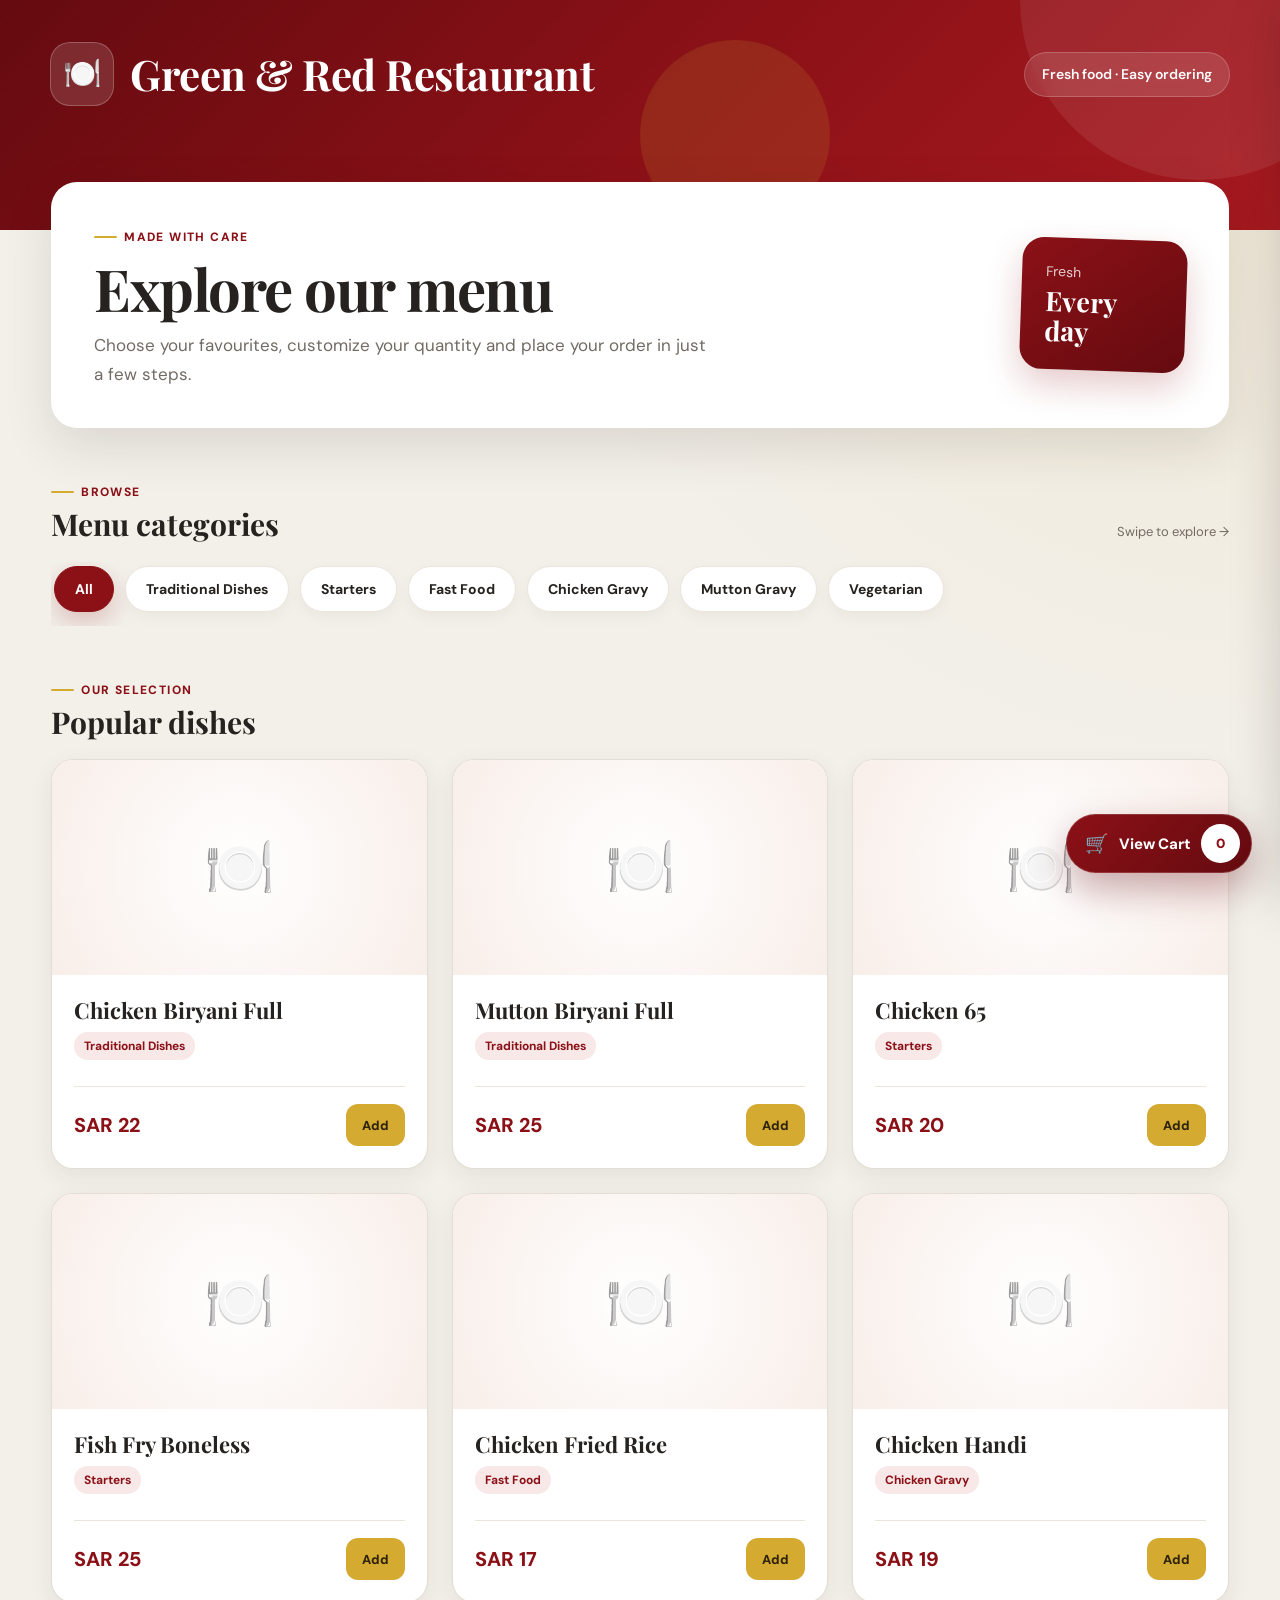
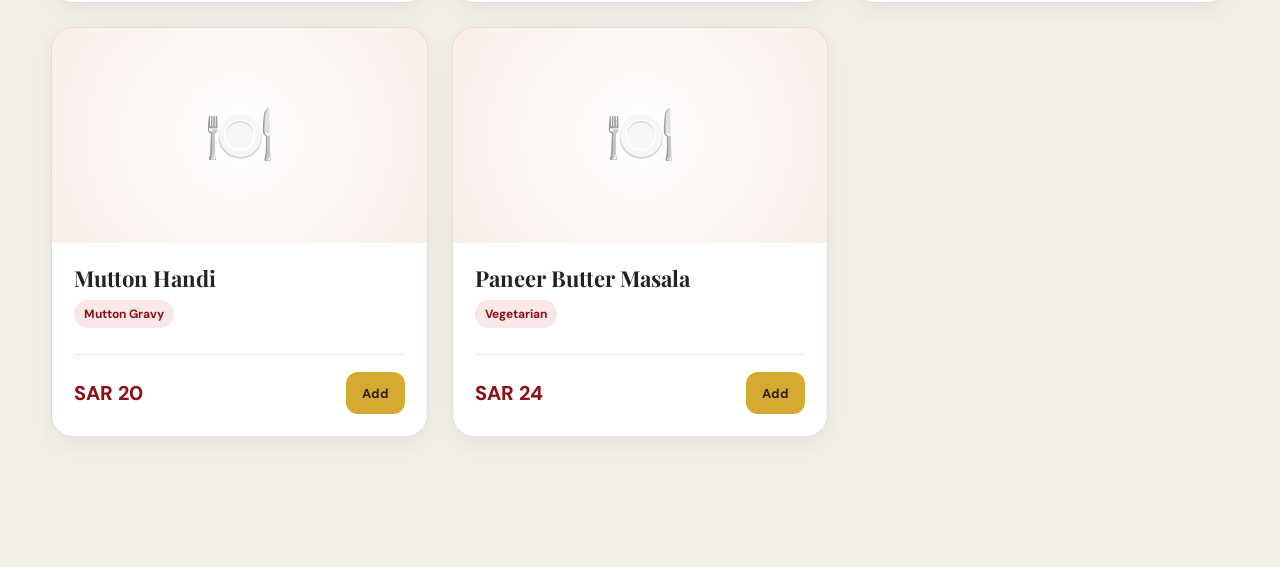
<file: pages/menu.html>
<!DOCTYPE html>
<html lang="en">

<head>
    <meta charset="UTF-8">

    <meta name="viewport" content="width=device-width, initial-scale=1.0">

    <meta name="theme-color" content="#7f1117">

    <title>Restaurant Menu</title>

    <link rel="preconnect" href="https://fonts.googleapis.com">

    <link rel="preconnect" href="https://fonts.gstatic.com" crossorigin>

    <link
        href="https://fonts.googleapis.com/css2?family=DM+Sans:wght@400;500;600;700&family=Playfair+Display:wght@600;700&display=swap"
        rel="stylesheet">

   <link rel="stylesheet" href="../css/menu.css?v=2">
</head>

<body>

    <header class="header">

        <div class="header-background-shape"></div>

        <div class="header-content">

            <div id="restaurantLogo" class="logo">
                <span class="logo-icon">🍽️</span>

                <span id="restaurantName" class="restaurant-name">
                    Green & Red Restaurant
                </span>
            </div>

            <div class="header-badge">
                Fresh food · Easy ordering
            </div>

        </div>

    </header>

    <main class="menu-page">

        <section class="menu-heading">

            <div class="heading-content">

                <span class="section-label">
                    Made with care
                </span>

                <h1>
                    Explore our menu
                </h1>

                <p>
                    Choose your favourites, customize your quantity
                    and place your order in just a few steps.
                </p>

            </div>

            <div class="heading-decoration">
                <span>Fresh</span>
                <strong>Every day</strong>
            </div>

        </section>

        <section class="category-section">

            <div class="section-heading-row">
                <div>
                    <span class="mini-label">
                        Browse
                    </span>

                    <h2>
                        Menu categories
                    </h2>
                </div>

                <span class="swipe-hint">
                    Swipe to explore →
                </span>
            </div>

            <div id="categoryList" class="category-list"></div>

        </section>

        <section class="dishes-section">

            <div class="section-heading-row">
                <div>
                    <span class="mini-label">
                        Our selection
                    </span>

                    <h2>
                        Popular dishes
                    </h2>
                </div>
            </div>

            <section id="menuContainer" class="menu-container"></section>

        </section>

    </main>

    <button id="openCart" class="cart-bar" type="button" aria-label="Open shopping cart">
        <span class="cart-bar-icon">
            🛒
        </span>

        <span class="cart-bar-text">
            View Cart
        </span>

        <span id="cartCount" class="cart-count">
            0
        </span>
    </button>

    <div id="cartOverlay" class="cart-overlay"></div>

    <aside id="cartPanel" class="cart-panel" aria-label="Shopping cart">

        <div class="cart-panel-header">

            <div>
                <span class="mini-label">
                    Your order
                </span>

                <h2>
                    Shopping Cart
                </h2>
            </div>

            <button id="closeCart" class="close-cart" type="button" aria-label="Close shopping cart">
                ×
            </button>

        </div>

        <div class="cart-progress">
            <span class="cart-progress-step active">
                1
            </span>

            <span class="cart-progress-line"></span>

            <span class="cart-progress-step">
                2
            </span>

            <span class="cart-progress-line"></span>

            <span class="cart-progress-step">
                3
            </span>
        </div>

        <div class="cart-progress-labels">
            <span>Cart</span>
            <span>Details</span>
            <span>Confirm</span>
        </div>

        <div id="cartItems" class="cart-items">
            <p class="empty-cart">
                Your cart is empty.
            </p>
        </div>

        <div class="cart-summary">

            <div class="cart-summary-label">
                <span>Order total</span>

                <small>
                    Taxes calculated during checkout
                </small>
            </div>

            <div class="cart-total">
                <span id="cartCurrency">
                    SAR
                </span>

                <span id="cartTotal">
                    0
                </span>
            </div>

        </div>

        <button class="checkout-button" type="button" onclick="window.location.href='customer.html'">
            Continue to customer details

            <span>
                →
            </span>
        </button>

        <p class="checkout-note">
            Your order will not be submitted until confirmation.
        </p>
        <button id="callWaiterButton" class="service-button" type="button">
            Need Assistance?
        </button>
    </aside>
        </aside>

    <!-- Paste the complete service request popup here -->

    <div
        id="serviceRequestOverlay"
        class="service-request-overlay"
    ></div>

   <section
    id="serviceRequestModal"
    class="service-request-modal"
    aria-hidden="true"
    aria-labelledby="serviceRequestTitle"
>
    <div class="service-request-header">
        <div>
            <span class="mini-label">
                Table service
            </span>

            <h2 id="serviceRequestTitle">
                How can we help?
            </h2>
        </div>

        <button
            id="closeServiceRequest"
            class="close-service-request"
            type="button"
            aria-label="Close service request"
        >
            ×
        </button>
    </div>

    <div class="service-request-options">
        <button
            class="service-request-option"
            data-request-type="Waiter"
            type="button"
        >
            <span>👨‍🍳</span>
            Call Waiter
        </button>

        <button
            class="service-request-option"
            data-request-type="Water"
            type="button"
        >
            <span>💧</span>
            Water
        </button>

        <button
            class="service-request-option"
            data-request-type="Bill"
            type="button"
        >
            <span>💳</span>
            Request Bill
        </button>

        <button
            class="service-request-option"
            data-request-type="Cleaning"
            type="button"
        >
            <span>🧹</span>
            Clean Table
        </button>

        <button
            class="service-request-option"
            data-request-type="Other"
            type="button"
        >
            <span>✍️</span>
            Other Help
        </button>
    </div>

    <label
        class="service-request-notes"
        for="serviceRequestNotes"
    >
        <span>Extra details (optional)</span>

        <textarea
            id="serviceRequestNotes"
            placeholder="Example: Please bring two glasses."
        ></textarea>
    </label>

    <div
        id="serviceRequestMessage"
        class="service-request-message"
    ></div>
</section>

<script src="../js/menu.js"></script>
<script src="../js/waiter-requests-customer.js?v=1"></script>
</body>
</html>
</file>
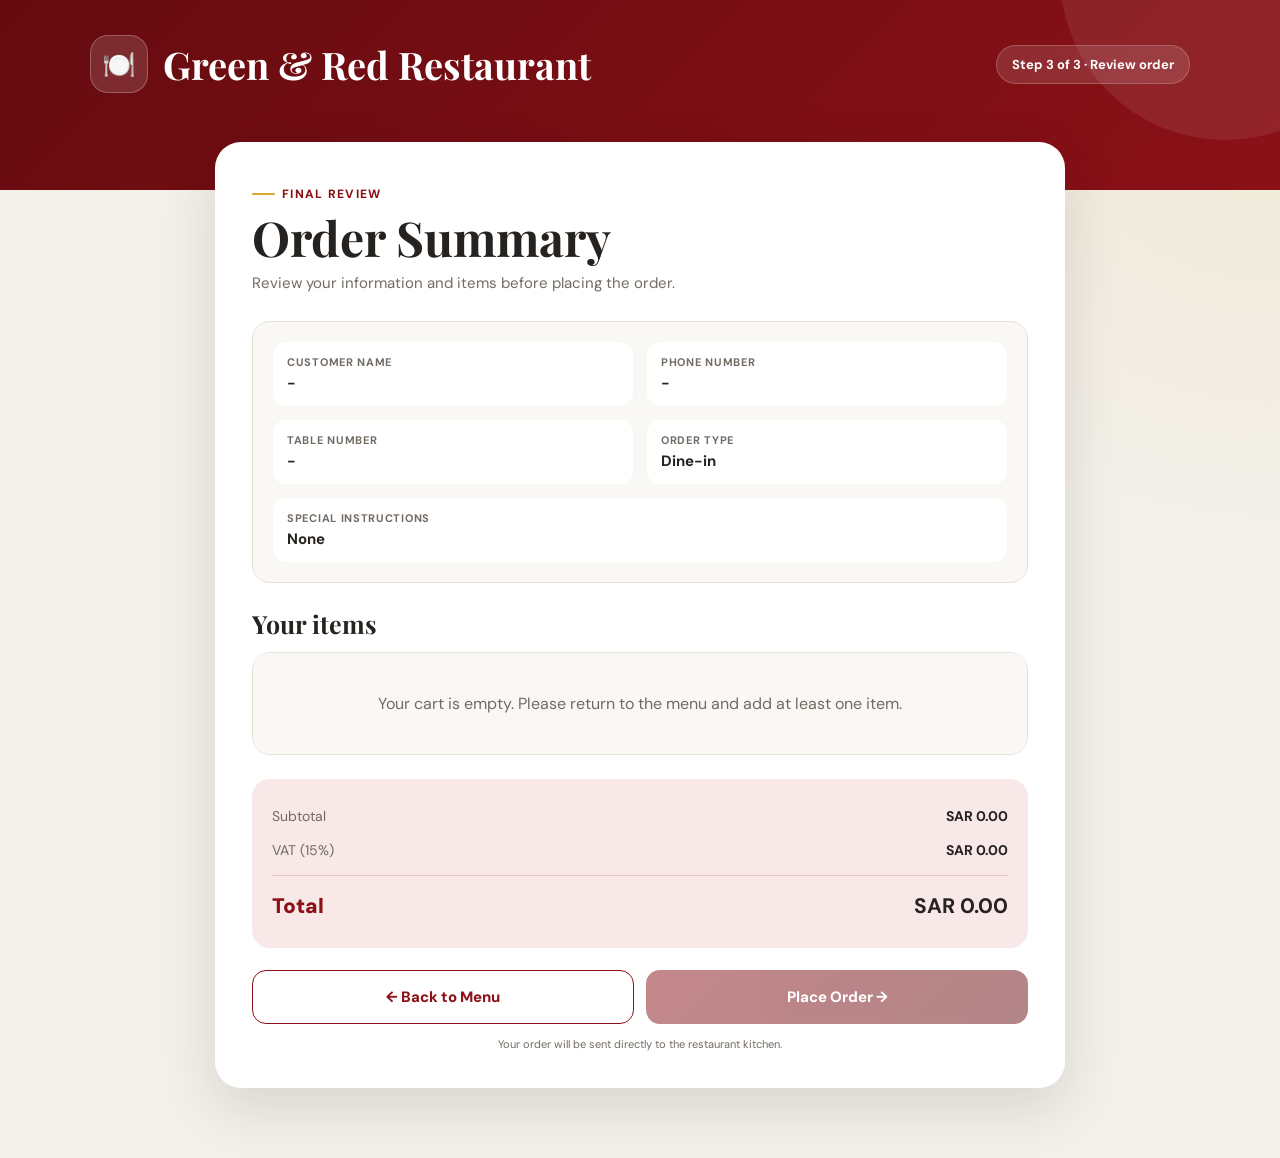
<file: pages/summary.html>
<!DOCTYPE html>
<html lang="en">

<head>
    <meta charset="UTF-8">

    <meta name="viewport" content="width=device-width, initial-scale=1.0">

    <meta name="theme-color" content="#7f1117">

    <title>Order Summary</title>

    <link rel="preconnect" href="https://fonts.googleapis.com">

    <link rel="preconnect" href="https://fonts.gstatic.com" crossorigin>

    <link
        href="https://fonts.googleapis.com/css2?family=DM+Sans:wght@400;500;600;700&family=Playfair+Display:wght@600;700&display=swap"
        rel="stylesheet">

    <style>
        :root {
            --primary: #8b1117;
            --primary-dark: #650b10;
            --primary-soft: #f8e8e8;
            --gold: #d5aa31;
            --surface: #ffffff;
            --surface-soft: #faf8f4;
            --background: #f3f0ea;
            --border: #e9e2d9;
            --text: #25221f;
            --text-soft: #726b64;
            --danger: #c33a30;
            --shadow: 0 20px 55px rgba(38, 25, 18, 0.13);
        }

        * {
            margin: 0;
            padding: 0;
            box-sizing: border-box;
        }

        body {
            min-height: 100vh;
            font-family: "DM Sans", Arial, Helvetica, sans-serif;
            color: var(--text);
            background:
                radial-gradient(circle at top right,
                    rgba(213, 170, 49, 0.12),
                    transparent 32%),
                var(--background);
        }

        .page-header {
            min-height: 190px;
            padding: 35px 22px 70px;
            position: relative;
            overflow: hidden;
            color: white;
            background:
                linear-gradient(135deg,
                    var(--primary-dark),
                    var(--primary));
        }

        .page-header::after {
            content: "";
            position: absolute;
            width: 330px;
            height: 330px;
            right: -110px;
            top: -190px;
            border-radius: 50%;
            background: rgba(255, 255, 255, 0.08);
        }

        .header-content {
            width: min(1100px, 100%);
            margin: 0 auto;
            position: relative;
            z-index: 1;
            display: flex;
            align-items: center;
            justify-content: space-between;
            gap: 20px;
        }

        .restaurant-brand {
            display: flex;
            align-items: center;
            gap: 15px;
        }

        .restaurant-logo {
            width: 58px;
            height: 58px;
            display: grid;
            place-items: center;
            overflow: hidden;
            flex-shrink: 0;
            border-radius: 18px;
            border: 1px solid rgba(255, 255, 255, 0.24);
            background: rgba(255, 255, 255, 0.13);
            font-size: 27px;
        }

        .restaurant-logo img {
            width: 100%;
            height: 100%;
            object-fit: cover;
        }

        .restaurant-name {
            font-family: "Playfair Display", Georgia, serif;
            font-size: clamp(25px, 4vw, 38px);
            font-weight: 700;
        }

        .page-step {
            padding: 10px 15px;
            border-radius: 999px;
            border: 1px solid rgba(255, 255, 255, 0.2);
            background: rgba(255, 255, 255, 0.12);
            font-size: 13px;
            font-weight: 700;
        }

        .summary-page {
            width: min(850px, 92%);
            margin: -48px auto 70px;
            position: relative;
            z-index: 5;
            padding: 36px;
            border: 1px solid rgba(255, 255, 255, 0.72);
            border-radius: 26px;
            background: var(--surface);
            box-shadow: var(--shadow);
        }

        .summary-heading {
            margin-bottom: 28px;
        }

        .section-label {
            display: inline-flex;
            align-items: center;
            gap: 7px;
            color: var(--primary);
            font-size: 12px;
            font-weight: 800;
            letter-spacing: 1.3px;
            text-transform: uppercase;
        }

        .section-label::before {
            content: "";
            width: 23px;
            height: 2px;
            border-radius: 999px;
            background: var(--gold);
        }

        .summary-heading h1 {
            margin-top: 9px;
            font-family: "Playfair Display", Georgia, serif;
            font-size: clamp(34px, 5vw, 48px);
            line-height: 1.1;
        }

        .summary-heading p {
            margin-top: 9px;
            color: var(--text-soft);
            font-size: 15px;
        }

        .info-card {
            margin-bottom: 24px;
            padding: 20px;
            display: grid;
            grid-template-columns: repeat(2, minmax(0, 1fr));
            gap: 14px;
            border: 1px solid var(--border);
            border-radius: 18px;
            background: var(--surface-soft);
        }

        .customer-detail {
            padding: 13px 14px;
            border-radius: 13px;
            background: white;
        }

        .customer-detail small {
            display: block;
            margin-bottom: 3px;
            color: var(--text-soft);
            font-size: 11px;
            font-weight: 700;
            text-transform: uppercase;
            letter-spacing: 0.7px;
        }

        .customer-detail strong {
            font-size: 15px;
            word-break: break-word;
        }

        .customer-detail.full-width {
            grid-column: 1 / -1;
        }

        .order-section-title {
            margin-bottom: 12px;
            font-family: "Playfair Display", Georgia, serif;
            font-size: 25px;
        }

        .order-items {
            border: 1px solid var(--border);
            border-radius: 18px;
            overflow: hidden;
        }

        .order-item {
            padding: 17px 18px;
            display: flex;
            align-items: center;
            justify-content: space-between;
            gap: 20px;
            background: white;
            border-bottom: 1px solid var(--border);
        }

        .order-item:last-child {
            border-bottom: none;
        }

        .item-main {
            min-width: 0;
        }

        .item-main strong {
            display: block;
            font-size: 16px;
        }

        .item-main p {
            margin-top: 4px;
            color: var(--text-soft);
            font-size: 13px;
        }

        .item-total {
            color: var(--primary);
            font-size: 16px;
            font-weight: 800;
            white-space: nowrap;
        }

        .empty-message {
            padding: 40px 20px;
            text-align: center;
            color: var(--text-soft);
            background: var(--surface-soft);
        }

        .pricing-card {
            margin-top: 24px;
            padding: 20px;
            border-radius: 18px;
            background: var(--primary-soft);
        }

        .price-row {
            padding: 8px 0;
            display: flex;
            align-items: center;
            justify-content: space-between;
            gap: 15px;
            color: var(--text-soft);
            font-size: 14px;
        }

        .price-row strong {
            color: var(--text);
        }

        .price-row.total-row {
            margin-top: 8px;
            padding-top: 16px;
            border-top: 1px solid rgba(139, 17, 23, 0.14);
            color: var(--primary);
            font-size: 21px;
            font-weight: 900;
        }

        .button-group {
            margin-top: 22px;
            display: grid;
            grid-template-columns: 1fr 1fr;
            gap: 12px;
        }

        .place-order-button,
        .back-button {
            min-height: 54px;
            padding: 14px 18px;
            border-radius: 14px;
            font-family: inherit;
            font-size: 15px;
            font-weight: 800;
            cursor: pointer;
            transition:
                transform 0.2s ease,
                box-shadow 0.2s ease;
        }

        .place-order-button {
            border: none;
            color: white;
            background:
                linear-gradient(135deg,
                    var(--primary),
                    var(--primary-dark));
            box-shadow: 0 12px 28px rgba(139, 17, 23, 0.23);
        }

        .back-button {
            border: 1px solid var(--primary);
            color: var(--primary);
            background: white;
        }

        .place-order-button:hover,
        .back-button:hover {
            transform: translateY(-2px);
        }

        .place-order-button:disabled {
            opacity: 0.5;
            cursor: not-allowed;
            transform: none;
            box-shadow: none;
        }

        .summary-note {
            margin-top: 13px;
            text-align: center;
            color: var(--text-soft);
            font-size: 11px;
        }

        @media (max-width: 650px) {
            .page-header {
                min-height: 170px;
            }

            .page-step {
                display: none;
            }

            .summary-page {
                padding: 25px 20px;
                margin-top: -38px;
            }

            .info-card {
                grid-template-columns: 1fr;
            }

            .customer-detail.full-width {
                grid-column: auto;
            }

            .button-group {
                grid-template-columns: 1fr;
            }

            .order-item {
                align-items: flex-start;
            }
        }
    </style>
</head>

<body>

    <header class="page-header">

        <div class="header-content">

            <div class="restaurant-brand">

                <div id="restaurantLogo" class="restaurant-logo">
                    🍽️
                </div>

                <div id="restaurantName" class="restaurant-name">
                    Restaurant
                </div>

            </div>

            <div class="page-step">
                Step 3 of 3 · Review order
            </div>

        </div>

    </header>

    <main class="summary-page">

        <section class="summary-heading">

            <span class="section-label">
                Final review
            </span>

            <h1>
                Order Summary
            </h1>

            <p>
                Review your information and items before placing the order.
            </p>

        </section>

        <section id="customerInfo" class="info-card"></section>

        <h2 class="order-section-title">
            Your items
        </h2>

        <section id="orderItems" class="order-items"></section>

        <section class="pricing-card">

            <div class="price-row">
                <span>Subtotal</span>

                <strong>
                    <span id="subtotalCurrency">SAR</span>
                    <span id="orderSubtotal">0.00</span>
                </strong>
            </div>

            <div class="price-row">
                <span>
                    VAT
                    (<span id="vatPercentLabel">15</span>%)
                </span>

                <strong>
                    <span id="vatCurrency">SAR</span>
                    <span id="orderVat">0.00</span>
                </strong>
            </div>

            <div class="price-row total-row">
                <span>Total</span>

                <strong>
                    <span id="totalCurrency">SAR</span>
                    <span id="orderTotal">0.00</span>
                </strong>
            </div>

        </section>

        <div class="button-group">

            <button id="backToMenu" class="back-button" type="button">
                ← Back to Menu
            </button>

            <button id="placeOrder" class="place-order-button" type="button">
                Place Order →
            </button>

        </div>

        <p class="summary-note">
            Your order will be sent directly to the restaurant kitchen.
        </p>

    </main>

    <script>
        const customer =
            JSON.parse(
                localStorage.getItem("tableTapCustomer")
            ) || {};

        const cart =
            JSON.parse(
                localStorage.getItem("tableTapCart")
            ) || [];

        const savedSettings =
            JSON.parse(
                localStorage.getItem("tableTapSettings")
            ) || {};

        const restaurantSettings = {
            restaurantName:
                savedSettings.restaurantName ||
                "Green & Red Restaurant",

            logoUrl:
                savedSettings.logoUrl || "",

            vatPercent:
                Number(savedSettings.vatPercent ?? 15),

            currency:
                savedSettings.currency || "SAR"
        };

        const restaurantName =
            document.getElementById("restaurantName");

        const restaurantLogo =
            document.getElementById("restaurantLogo");

        const customerInfo =
            document.getElementById("customerInfo");

        const orderItems =
            document.getElementById("orderItems");

        const orderSubtotal =
            document.getElementById("orderSubtotal");

        const orderVat =
            document.getElementById("orderVat");

        const orderTotal =
            document.getElementById("orderTotal");

        const vatPercentLabel =
            document.getElementById("vatPercentLabel");

        const currencyElements = [
            document.getElementById("subtotalCurrency"),
            document.getElementById("vatCurrency"),
            document.getElementById("totalCurrency")
        ];

        const placeOrderButton =
            document.getElementById("placeOrder");

        restaurantName.textContent =
            restaurantSettings.restaurantName;

        document.title =
            `${restaurantSettings.restaurantName} Order Summary`;

        if (restaurantSettings.logoUrl) {
            restaurantLogo.innerHTML = `
                <img
                    src="${restaurantSettings.logoUrl}"
                    alt="${restaurantSettings.restaurantName} logo"
                >
            `;
        }

        currencyElements.forEach(function (element) {
            element.textContent =
                restaurantSettings.currency;
        });

        vatPercentLabel.textContent =
            restaurantSettings.vatPercent;

        customerInfo.innerHTML = `
            <div class="customer-detail">
                <small>Customer name</small>
                <strong>${customer.name || "-"}</strong>
            </div>

            <div class="customer-detail">
                <small>Phone number</small>
                <strong>${customer.phone || "-"}</strong>
            </div>

            <div class="customer-detail">
                <small>Table number</small>
                <strong>${customer.table || "-"}</strong>
            </div>

            <div class="customer-detail">
                <small>Order type</small>
                <strong>Dine-in</strong>
            </div>

            <div class="customer-detail full-width">
                <small>Special instructions</small>
                <strong>${customer.request || "None"}</strong>
            </div>
        `;

        let subtotal = 0;

        if (cart.length === 0) {
            orderItems.innerHTML = `
                <p class="empty-message">
                    Your cart is empty. Please return to the menu
                    and add at least one item.
                </p>
            `;

            placeOrderButton.disabled = true;
        } else {
            cart.forEach(function (item) {
                const price =
                    Number(item.price || 0);

                const quantity =
                    Number(item.quantity || 0);

                const itemTotal =
                    price * quantity;

                subtotal += itemTotal;

                const row =
                    document.createElement("article");

                row.className = "order-item";

                row.innerHTML = `
                    <div class="item-main">
                        <strong>${item.name}</strong>

                        <p>
                            ${restaurantSettings.currency}
                            ${price.toFixed(2)}
                            ×
                            ${quantity}
                        </p>
                    </div>

                    <div class="item-total">
                        ${restaurantSettings.currency}
                        ${itemTotal.toFixed(2)}
                    </div>
                `;

                orderItems.appendChild(row);
            });
        }

        const vatAmount =
            subtotal *
            (
                restaurantSettings.vatPercent /
                100
            );

        const grandTotal =
            subtotal + vatAmount;

        orderSubtotal.textContent =
            subtotal.toFixed(2);

        orderVat.textContent =
            vatAmount.toFixed(2);

        orderTotal.textContent =
            grandTotal.toFixed(2);

        placeOrderButton.addEventListener(
            "click",
            function () {

                if (cart.length === 0) {
                    alert(
                        "Your cart is empty. Please add items before placing the order."
                    );
                    return;
                }
                const scannedTable =
                    localStorage.getItem(
                        "tableTapCurrentTable"
                    );

                if (scannedTable) {
                    customer.table = scannedTable;

                    localStorage.setItem(
                        "tableTapCustomer",
                        JSON.stringify(customer)
                    );
                }
                if (
                    !customer.name ||
                    !customer.phone ||
                    !customer.table
                ) {
                    alert(
                        "Customer details are incomplete. Please go back and complete all required fields."
                    );
                    return;
                }

                const existingOrders =
                    JSON.parse(
                        localStorage.getItem(
                            "tableTapOrders"
                        )
                    ) || [];

                const duplicateActiveOrder =
                    existingOrders.some(
                        function (order) {
                            return (
                                String(
                                    order.customer?.table || ""
                                ).trim() ===
                                String(
                                    customer.table || ""
                                ).trim() &&
                                order.status !== "Completed" &&
                                order.paymentStatus !== "Paid"
                            );
                        }
                    );

                if (duplicateActiveOrder) {
                    const continueOrder =
                        confirm(
                            "This table already has an active order. Do you still want to place another order?"
                        );

                    if (!continueOrder) {
                        return;
                    }
                }

                const order = {
                    id: "TT" + Date.now(),
                    customer: customer,
                    items: cart,
                    subtotal: subtotal,
                    vatPercent:
                        restaurantSettings.vatPercent,
                    vatAmount: vatAmount,
                    total: grandTotal,
                    currency:
                        restaurantSettings.currency,
                    status: "New",
                    paymentStatus: "Unpaid",
                    createdAt:
                        new Date().toISOString()
                };

                existingOrders.push(order);

                localStorage.setItem(
                    "tableTapOrders",
                    JSON.stringify(existingOrders)
                );

                localStorage.setItem(
                    "tableTapLatestOrder",
                    JSON.stringify(order)
                );

                localStorage.removeItem(
                    "tableTapCart"
                );

                localStorage.removeItem(
                    "tableTapCustomer"
                );

                window.location.href =
                    "confirmation.html";
            }
        );

        document
            .getElementById("backToMenu")
            .addEventListener(
                "click",
                function () {
                    window.location.href =
                        "menu.html";
                }
            );
    </script>

</body>

</html>
</file>
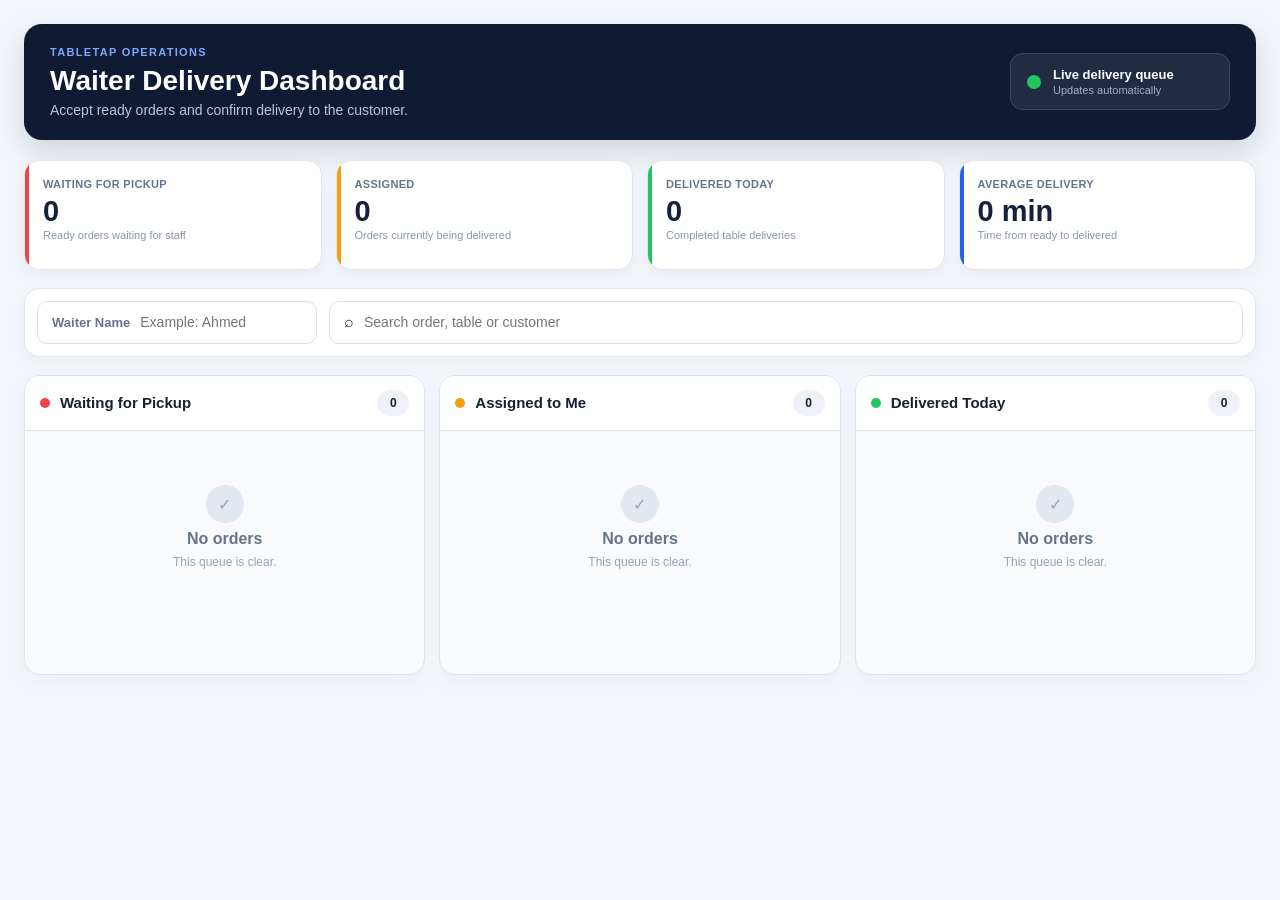
<file: pages/waiter.html>
<!DOCTYPE html>
<html lang="en">

<head>
    <meta charset="UTF-8">

    <meta
        name="viewport"
        content="width=device-width, initial-scale=1.0"
    >

    <title>TableTap Waiter Dashboard</title>

    <link
        rel="stylesheet"
        href="../css/waiter.css?v=3"
    >
</head>

<body>

    <div class="waiter-app">

        <header class="waiter-topbar">
            <div>
                <span class="waiter-eyebrow">
                    TableTap Operations
                </span>

                <h1>
                    Waiter Delivery Dashboard
                </h1>

                <p>
                    Accept ready orders and confirm delivery to the customer.
                </p>
            </div>

            <div class="waiter-status">
                <span></span>

                <div>
                    <strong>Live delivery queue</strong>
                    <small>Updates automatically</small>
                </div>
            </div>
        </header>

        <main class="waiter-main">

            <section
                class="waiter-summary-grid"
                aria-label="Waiter delivery summary"
            >
                <article class="waiter-summary-card">
                    <small>Waiting for Pickup</small>

                    <strong id="waiterWaitingCount">
                        0
                    </strong>

                    <p>Ready orders waiting for staff</p>
                </article>

                <article class="waiter-summary-card">
                    <small>Assigned</small>

                    <strong id="waiterAssignedCount">
                        0
                    </strong>

                    <p>Orders currently being delivered</p>
                </article>

                <article class="waiter-summary-card">
                    <small>Delivered Today</small>

                    <strong id="waiterDeliveredCount">
                        0
                    </strong>

                    <p>Completed table deliveries</p>
                </article>

                <article class="waiter-summary-card">
                    <small>Average Delivery</small>

                    <strong id="waiterAverageTime">
                        0 min
                    </strong>

                    <p>Time from ready to delivered</p>
                </article>
            </section>

            <section class="waiter-toolbar">

                <label
                    class="waiter-name-control"
                    for="waiterName"
                >
                    <span>Waiter Name</span>

                    <input
                        id="waiterName"
                        type="text"
                        placeholder="Example: Ahmed"
                        autocomplete="name"
                    >
                </label>

                <label
                    class="waiter-search-control"
                    for="waiterSearch"
                >
                    <span aria-hidden="true">
                        ⌕
                    </span>

                    <input
                        id="waiterSearch"
                        type="search"
                        placeholder="Search order, table or customer"
                        autocomplete="off"
                    >
                </label>

            </section>

            <section
                class="waiter-board"
                aria-label="Food delivery board"
            >

                <article class="waiter-column">
                    <header>
                        <div>
                            <span class="waiter-column-dot waiting"></span>

                            <h2>
                                Waiting for Pickup
                            </h2>
                        </div>

                        <strong id="waiterWaitingColumnCount">
                            0
                        </strong>
                    </header>

                    <div
                        id="waiterWaitingList"
                        class="waiter-column-body"
                    ></div>
                </article>

                <article class="waiter-column">
                    <header>
                        <div>
                            <span class="waiter-column-dot assigned"></span>

                            <h2>
                                Assigned to Me
                            </h2>
                        </div>

                        <strong id="waiterAssignedColumnCount">
                            0
                        </strong>
                    </header>

                    <div
                        id="waiterAssignedList"
                        class="waiter-column-body"
                    ></div>
                </article>

                <article class="waiter-column">
                    <header>
                        <div>
                            <span class="waiter-column-dot delivered"></span>

                            <h2>
                                Delivered Today
                            </h2>
                        </div>

                        <strong id="waiterDeliveredColumnCount">
                            0
                        </strong>
                    </header>

                    <div
                        id="waiterDeliveredList"
                        class="waiter-column-body"
                    ></div>
                </article>

            </section>

        </main>

        <div
            id="waiterToast"
            class="waiter-toast"
            aria-live="polite"
        ></div>

    </div>

    <script src="../js/shared-order-sync.js?v=1"></script>
    <script src="../js/waiter.js?v=2"></script>

</body>

</html>
</file>
<file: css/style.css>
/* Reset */

* {
    margin: 0;
    padding: 0;
    box-sizing: border-box;
}

/* Body */

body {
    font-family: Arial, Helvetica, sans-serif;
    background: #f8f5ef;
    color: #333;
}

/* Header */

.header {
    background: #7A1010;
    color: white;
    padding: 20px;
    text-align: center;
}

.logo {
    font-size: 34px;
    font-weight: bold;
}

/* Hero Section */

.hero {
    height: calc(100vh - 80px);

    display: flex;
    flex-direction: column;

    justify-content: center;
    align-items: center;

    text-align: center;

    padding: 20px;
}

.hero h1 {

    color: #7A1010;
    font-size: 52px;

    margin-bottom: 20px;
}

.hero p {

    color: #555;

    font-size: 22px;

    margin-bottom: 40px;

    max-width: 650px;
}

button {

    background: #D4AF37;

    color: black;

    border: none;

    padding: 18px 40px;

    font-size: 20px;

    font-weight: bold;

    border-radius: 10px;

    cursor: pointer;

    transition: 0.3s;
}

button:hover {

    background: #b88c17;

    transform: scale(1.05);

    
}
/* Existing CSS */

/* ...lots of your previous CSS... */

.some-existing-class {
    color: red;
}

/* ← Paste here, after the last } */

/* ===========================
   CUSTOMER DETAILS
=========================== */

.customer-page{
    ...
}
</file>
<file: css/admin.css>
* {
            margin: 0;
            padding: 0;
            box-sizing: border-box;
        }

        body {
            font-family: Arial, Helvetica, sans-serif;
            background: #f8f5ef;
            color: #2f2f2f;
        }

        .page-header {
            background: #8b1014;
            color: white;
            padding: 22px;
            text-align: center;
            font-size: 28px;
            font-weight: bold;
        }

        .admin-page {
            width: 92%;
            max-width: 1200px;
            margin: 35px auto;
        }

        .admin-page > h1 {
            color: #8b1014;
            margin-bottom: 25px;
        }

        .admin-section {
            background: white;
            padding: 25px;
            border-radius: 16px;
            box-shadow: 0 8px 24px rgba(0, 0, 0, 0.08);
            margin-bottom: 25px;
        }

        .admin-section h2 {
            color: #8b1014;
            margin-bottom: 20px;
        }

        .stats-grid {
            display: grid;
            grid-template-columns: repeat(auto-fit, minmax(220px, 1fr));
            gap: 18px;
            margin-bottom: 10px;
        }

        .stat-card {
            background: white;
            padding: 22px;
            border-radius: 16px;
            box-shadow: 0 8px 24px rgba(0, 0, 0, 0.08);
        }

        .stat-card h3 {
            color: #777;
            margin-bottom: 10px;
            font-size: 16px;
        }

        .stat-card strong {
            color: #8b1014;
            font-size: 30px;
        }

        #bestSellingItem,
        #topCategory {
            font-size: 20px;
        }

        .analytics-toolbar {
            display: flex;
            flex-wrap: wrap;
            align-items: center;
            justify-content: space-between;
            gap: 14px;
            margin-bottom: 18px;
        }

        .analytics-presets {
            display: flex;
            flex-wrap: wrap;
            gap: 9px;
        }

        .analytics-filter {
            border: 1px solid #d8c7c7;
            background: #ffffff;
            color: #8b1014;
            padding: 10px 16px;
            border-radius: 10px;
            font-weight: bold;
            cursor: pointer;
            transition: 0.2s ease;
        }

        .analytics-filter:hover {
            border-color: #8b1014;
            background: #fff8f8;
        }

        .analytics-filter.active {
            background: #8b1014;
            border-color: #8b1014;
            color: white;
        }

        .custom-range-button {
            display: inline-flex;
            align-items: center;
            gap: 7px;
        }

        .custom-date-panel {
            display: none;
            grid-template-columns: repeat(2, minmax(170px, 1fr)) auto auto;
            align-items: end;
            gap: 12px;
            padding: 16px;
            margin-bottom: 22px;
            border: 1px solid #eadfdf;
            border-radius: 14px;
            background: #faf7f2;
        }

        .custom-date-panel.show {
            display: grid;
        }

        .date-field {
            display: flex;
            flex-direction: column;
            gap: 7px;
        }

        .date-field label {
            color: #666666;
            font-size: 13px;
            font-weight: bold;
        }

        .date-field input {
            width: 100%;
            padding: 11px 12px;
            border: 1px solid #cccccc;
            border-radius: 9px;
            background: white;
            font: inherit;
        }

        .secondary-button {
            border: 1px solid #cfcfcf;
            background: #ffffff;
            color: #444444;
            padding: 11px 16px;
            border-radius: 9px;
            font-weight: bold;
            cursor: pointer;
        }

        .primary-button {
            border: none;
            background: #8b1014;
            color: white;
            padding: 12px 18px;
            border-radius: 9px;
            font-weight: bold;
            cursor: pointer;
        }

        .admin-links {
            display: grid;
            grid-template-columns: repeat(auto-fit, minmax(220px, 1fr));
            gap: 14px;
        }

        .admin-link {
            text-decoration: none;
            background: #faf7f2;
            color: #2f2f2f;
            padding: 18px;
            border-radius: 12px;
            font-weight: bold;
            border: 1px solid #eeeeee;
        }

        .admin-link:hover {
            border-color: #d4af37;
        }

        .order-history-filters {
            display: grid;
            grid-template-columns: 1fr 220px;
            gap: 12px;
            margin-bottom: 16px;
        }

        .order-history-filters input,
        .order-history-filters select {
            width: 100%;
            padding: 12px;
            border: 1px solid #cccccc;
            border-radius: 10px;
            font: inherit;
        }

        .order-history-toolbar {
            display: grid;
            grid-template-columns: minmax(260px, 1fr) 190px 190px;
            gap: 12px;
            margin-bottom: 12px;
        }

        .order-history-toolbar input,
        .order-history-toolbar select {
            width: 100%;
            padding: 12px;
            border: 1px solid #cccccc;
            border-radius: 10px;
            background: white;
            font: inherit;
        }

        .order-history-summary {
            display: flex;
            justify-content: space-between;
            align-items: center;
            gap: 12px;
            margin-bottom: 18px;
        }

        .active-history-filter {
            display: inline-block;
            padding: 7px 11px;
            border-radius: 20px;
            background: #fff2c7;
            color: #886700;
            font-size: 13px;
            font-weight: bold;
        }

        .order-history-count {
            margin-bottom: 18px;
            color: #666666;
            font-weight: bold;
        }

        .order-history-grid {
            display: grid;
            grid-template-columns: repeat(auto-fit, minmax(320px, 1fr));
            gap: 18px;
        }

        .history-order-card {
            background: #faf7f2;
            border: 1px solid #eeeeee;
            border-radius: 14px;
            padding: 18px;
        }

        .history-order-card h3 {
            color: #8b1014;
            margin-bottom: 12px;
        }

        .history-order-meta {
            margin-bottom: 14px;
        }

        .history-order-meta p {
            margin: 6px 0;
        }

        .history-order-item {
            display: flex;
            justify-content: space-between;
            gap: 12px;
            padding: 7px 0;
            border-bottom: 1px solid #e8e8e8;
        }

        .history-order-footer {
            margin-top: 14px;
            display: flex;
            justify-content: space-between;
            align-items: center;
            gap: 12px;
        }

        .history-status {
            display: inline-block;
            padding: 7px 11px;
            border-radius: 20px;
            font-weight: bold;
            background: #eeeeee;
        }

        .history-status-completed,
        .history-status-ready {
            background: #dff5e5;
            color: #237944;
        }

        .history-status-preparing {
            background: #ffe0a3;
            color: #9a5d00;
        }

        .history-status-accepted {
            background: #fff2c7;
            color: #886700;
        }

        .history-status-new {
            background: #ffe5e5;
            color: #8b1014;
        }

        .history-empty {
            background: #faf7f2;
            padding: 35px;
            border-radius: 14px;
            text-align: center;
        }

        .menu-table {
            width: 100%;
            border-collapse: collapse;
        }

        .menu-table th,
        .menu-table td {
            padding: 14px;
            border-bottom: 1px solid #eeeeee;
            text-align: left;
        }

        .menu-table th {
            background: #faf7f2;
            color: #8b1014;
        }

        .action-button {
            border: none;
            padding: 8px 12px;
            border-radius: 8px;
            font-weight: bold;
            cursor: pointer;
        }

        .edit-button {
            background: #d4af37;
        }

        .delete-button {
            background: #c0392b;
            color: white;
        }

        .form-control {
            width: 100%;
            padding: 12px;
            margin-bottom: 10px;
        }

        @media (max-width: 700px) {
            .menu-table {
                font-size: 14px;
                display: block;
                overflow-x: auto;
            }

            .menu-table th,
            .menu-table td {
                padding: 10px;
            }

            .order-history-filters,
            .order-history-toolbar {
                grid-template-columns: 1fr;
            }

            .custom-date-panel {
                grid-template-columns: 1fr;
            }
        }

        @media (max-width: 600px) {
            .custom-date-filter {
                width: 100%;
            }

            .custom-date-filter input {
                flex: 1;
                min-width: 140px;
            }
        }

        /* ===== RESTAURANT SETTINGS ===== */
        .settings-grid { display:grid; grid-template-columns:repeat(2,minmax(0,1fr)); gap:16px; }
        .settings-field { display:flex; flex-direction:column; gap:7px; }
        .settings-field.full-width { grid-column:1 / -1; }
        .settings-field label { color:#555; font-weight:bold; }
        .settings-field input, .settings-field select, .settings-field textarea { width:100%; padding:12px; border:1px solid #ccc; border-radius:10px; font:inherit; }
        .settings-field textarea { min-height:90px; resize:vertical; }
        .settings-actions { grid-column:1 / -1; display:flex; align-items:center; gap:14px; margin-top:4px; }
        .save-settings-button { border:none; background:#8b1014; color:white; padding:12px 20px; border-radius:10px; font-weight:bold; cursor:pointer; }
        .settings-message { color:#237944; font-weight:bold; }
        @media (max-width:700px) { .settings-grid { grid-template-columns:1fr; } .settings-field.full-width,.settings-actions { grid-column:1; } }


        /* ===== COLLAPSIBLE ADMIN SECTIONS ===== */
        .collapsible-section {
            background: white;
            border-radius: 16px;
            box-shadow: 0 8px 24px rgba(0, 0, 0, 0.08);
            margin-bottom: 25px;
            overflow: hidden;
        }

        .collapsible-section summary {
            list-style: none;
            cursor: pointer;
            padding: 22px 25px;
            color: #8b1014;
            font-size: 24px;
            font-weight: bold;
            display: flex;
            align-items: center;
            justify-content: space-between;
            gap: 16px;
            user-select: none;
        }

        .collapsible-section summary::-webkit-details-marker {
            display: none;
        }

        .collapsible-section summary::after {
            content: "▼";
            font-size: 18px;
            transition: transform 0.2s ease;
        }

        .collapsible-section[open] summary::after {
            transform: rotate(180deg);
        }

        .collapsible-section[open] summary {
            border-bottom: 1px solid #eeeeee;
        }

        .collapsible-content {
            padding: 25px;
        }


/* ===== RESTAURANT FLOOR ===== */

.floor-heading {
    display: flex;
    align-items: flex-start;
    justify-content: space-between;
    gap: 18px;
    margin-bottom: 20px;
}

.floor-heading h2 {
    margin-bottom: 6px;
}

.floor-heading p {
    color: #777777;
}

.floor-summary {
    display: grid;
    grid-template-columns: repeat(4, minmax(0, 1fr));
    gap: 14px;
    margin-bottom: 22px;
}

.floor-summary-card {
    display: flex;
    align-items: center;
    gap: 12px;
    background: #faf7f2;
    border: 1px solid #eeeeee;
    border-radius: 14px;
    padding: 16px;
}

.floor-summary-card small {
    display: block;
    color: #777777;
    margin-bottom: 4px;
}

.floor-summary-card strong {
    color: #8b1014;
    font-size: 24px;
}

.floor-dot {
    width: 14px;
    height: 14px;
    border-radius: 50%;
    flex-shrink: 0;
}

.floor-dot-available {
    background: #b8bec7;
}

.floor-dot-active {
    background: #f0a500;
}

.floor-dot-ready {
    background: #2e9d56;
}

.floor-dot-disabled {
    background: #555555;
}

.table-form {
    display: grid;
    grid-template-columns: repeat(5, minmax(0, 1fr));
    gap: 12px;
    padding: 16px;
    margin-bottom: 22px;
    background: #faf7f2;
    border: 1px solid #eadfdf;
    border-radius: 14px;
}

.table-form[hidden] {
    display: none;
}

.table-form input,
.table-form select {
    width: 100%;
    padding: 12px;
    border: 1px solid #cccccc;
    border-radius: 10px;
    background: #ffffff;
    font: inherit;
}

.table-form-actions {
    grid-column: 1 / -1;
    display: flex;
    gap: 10px;
}

.restaurant-floor-grid {
    display: grid;
    grid-template-columns: repeat(auto-fit, minmax(230px, 1fr));
    gap: 16px;
}

.floor-table-card {
    position: relative;
    background: #ffffff;
    border: 1px solid #eeeeee;
    border-left: 6px solid #b8bec7;
    border-radius: 16px;
    padding: 18px;
    box-shadow: 0 8px 20px rgba(0, 0, 0, 0.06);
}

.floor-table-card.status-new {
    border-left-color: #c0392b;
}

.floor-table-card.status-accepted,
.floor-table-card.status-preparing {
    border-left-color: #f0a500;
}

.floor-table-card.status-ready {
    border-left-color: #2e9d56;
}

.floor-table-card.status-disabled {
    border-left-color: #555555;
    opacity: 0.72;
}

.floor-table-card h3 {
    color: #8b1014;
    margin-bottom: 12px;
    font-size: 21px;
}

.floor-table-meta {
    display: grid;
    gap: 7px;
    color: #555555;
    margin-bottom: 14px;
}

.floor-table-status {
    display: inline-block;
    padding: 7px 11px;
    border-radius: 20px;
    font-size: 13px;
    font-weight: bold;
    background: #eeeeee;
    color: #555555;
    margin-bottom: 14px;
}

.floor-table-status.status-new {
    background: #ffe5e5;
    color: #8b1014;
}

.floor-table-status.status-accepted,
.floor-table-status.status-preparing {
    background: #ffe0a3;
    color: #9a5d00;
}

.floor-table-status.status-ready {
    background: #dff5e5;
    color: #237944;
}

.floor-table-status.status-disabled {
    background: #e7e7e7;
    color: #444444;
}

.floor-order-info {
    background: #faf7f2;
    border-radius: 12px;
    padding: 12px;
    margin-bottom: 14px;
}

.floor-order-info p {
    margin: 5px 0;
}

.floor-table-actions {
    display: flex;
    flex-wrap: wrap;
    gap: 8px;
}

.floor-table-actions button {
    border: none;
    padding: 9px 12px;
    border-radius: 8px;
    font-weight: bold;
    cursor: pointer;
}

.floor-edit-button {
    background: #d4af37;
}

.floor-toggle-button {
    background: #f0a500;
    color: #ffffff;
}

.floor-delete-button {
    background: #c0392b;
    color: #ffffff;
}

@media (max-width: 900px) {
    .floor-summary {
        grid-template-columns: repeat(2, minmax(0, 1fr));
    }

    .table-form {
        grid-template-columns: repeat(2, minmax(0, 1fr));
    }
}

@media (max-width: 600px) {
    .floor-heading {
        flex-direction: column;
    }

    .floor-heading .primary-button {
        width: 100%;
    }

    .floor-summary,
    .table-form {
        grid-template-columns: 1fr;
    }

    .table-form-actions {
        grid-column: 1;
    }
}


/* ===== BILLING & CASHIER ===== */

.billing-heading {
    display: flex;
    align-items: flex-start;
    justify-content: space-between;
    gap: 16px;
    margin-bottom: 20px;
}

.billing-heading h2 {
    margin-bottom: 6px;
}

.billing-heading p {
    color: #777777;
}

.billing-count {
    background: #fff2c7;
    color: #886700;
    padding: 8px 12px;
    border-radius: 999px;
    font-size: 13px;
    font-weight: bold;
    white-space: nowrap;
}

.billing-orders-grid {
    display: grid;
    grid-template-columns: repeat(auto-fit, minmax(300px, 1fr));
    gap: 18px;
}

.billing-card {
    background: #ffffff;
    border: 1px solid #eeeeee;
    border-left: 6px solid #d4af37;
    border-radius: 16px;
    padding: 18px;
    box-shadow: 0 8px 20px rgba(0, 0, 0, 0.06);
}

.billing-card-header {
    display: flex;
    justify-content: space-between;
    align-items: flex-start;
    gap: 12px;
    margin-bottom: 14px;
}

.billing-card-header h3 {
    color: #8b1014;
    margin-bottom: 5px;
}

.billing-order-id {
    color: #777777;
    font-size: 13px;
}

.billing-status {
    display: inline-block;
    padding: 7px 11px;
    border-radius: 999px;
    background: #ffe0a3;
    color: #9a5d00;
    font-size: 13px;
    font-weight: bold;
}

.billing-customer {
    background: #faf7f2;
    border-radius: 12px;
    padding: 12px;
    margin-bottom: 14px;
}

.billing-customer p {
    margin: 5px 0;
}

.billing-items {
    margin-bottom: 14px;
}

.billing-item {
    display: flex;
    justify-content: space-between;
    gap: 12px;
    padding: 8px 0;
    border-bottom: 1px solid #eeeeee;
}

.billing-totals {
    display: grid;
    gap: 8px;
    margin-bottom: 15px;
}

.billing-total-line {
    display: flex;
    justify-content: space-between;
    gap: 12px;
}

.billing-total-line.grand-total {
    color: #8b1014;
    font-size: 19px;
    font-weight: bold;
    border-top: 1px solid #dddddd;
    padding-top: 10px;
}

.billing-payment-field {
    display: flex;
    flex-direction: column;
    gap: 7px;
    margin-bottom: 14px;
}

.billing-payment-field label {
    color: #555555;
    font-weight: bold;
}

.billing-payment-field select {
    width: 100%;
    padding: 11px 12px;
    border: 1px solid #cccccc;
    border-radius: 10px;
    background: #ffffff;
    font: inherit;
}

.billing-actions {
    display: grid;
    grid-template-columns: 1fr 1fr;
    gap: 10px;
}

.billing-actions button {
    border: none;
    border-radius: 10px;
    padding: 12px;
    font-weight: bold;
    cursor: pointer;
}

.generate-bill-button {
    background: #d4af37;
    color: #2f2f2f;
}

.mark-paid-button {
    background: #2e9d56;
    color: #ffffff;
}

/* ===== BILL MODAL / RECEIPT ===== */

.bill-modal {
    position: fixed;
    inset: 0;
    z-index: 2000;
    display: none;
}

.bill-modal.show {
    display: block;
}

.bill-modal-overlay {
    position: absolute;
    inset: 0;
    background: rgba(0, 0, 0, 0.58);
}

.bill-modal-panel {
    position: relative;
    z-index: 1;
    width: min(560px, calc(100% - 28px));
    max-height: calc(100vh - 40px);
    overflow-y: auto;
    margin: 20px auto;
    background: #ffffff;
    border-radius: 18px;
    padding: 24px;
    box-shadow: 0 20px 60px rgba(0, 0, 0, 0.28);
}

.bill-modal-header {
    display: flex;
    align-items: flex-start;
    justify-content: space-between;
    gap: 16px;
    margin-bottom: 18px;
}

.bill-modal-header h2 {
    color: #8b1014;
    margin-bottom: 5px;
}

.bill-modal-header p {
    color: #777777;
}

.bill-modal-close {
    width: 42px;
    height: 42px;
    border: none;
    border-radius: 50%;
    background: #f1f1f1;
    font-size: 26px;
    cursor: pointer;
}

.printable-bill {
    border: 1px dashed #bbbbbb;
    border-radius: 12px;
    padding: 20px;
    background: #fffefb;
}

.receipt-header {
    text-align: center;
    margin-bottom: 18px;
}

.receipt-header h2 {
    color: #2f2f2f;
    margin-bottom: 4px;
}

.receipt-header p {
    margin: 3px 0;
    color: #555555;
}

.receipt-meta {
    display: grid;
    gap: 5px;
    margin-bottom: 14px;
    padding-bottom: 14px;
    border-bottom: 1px dashed #bbbbbb;
}

.receipt-item {
    display: flex;
    justify-content: space-between;
    gap: 12px;
    padding: 7px 0;
}

.receipt-summary {
    display: grid;
    gap: 7px;
    margin-top: 14px;
    padding-top: 14px;
    border-top: 1px dashed #bbbbbb;
}

.receipt-summary-line {
    display: flex;
    justify-content: space-between;
    gap: 12px;
}

.receipt-summary-line.total {
    font-size: 19px;
    font-weight: bold;
}

.receipt-footer {
    text-align: center;
    margin-top: 18px;
    padding-top: 14px;
    border-top: 1px dashed #bbbbbb;
}

.bill-modal-actions {
    display: flex;
    justify-content: flex-end;
    gap: 10px;
    margin-top: 18px;
}

@media (max-width: 650px) {
    .billing-heading {
        flex-direction: column;
    }

    .billing-actions {
        grid-template-columns: 1fr;
    }

    .bill-modal-actions {
        flex-direction: column;
    }

    .bill-modal-actions button {
        width: 100%;
    }
}

@media print {
    body * {
        visibility: hidden !important;
    }

    #printableBill,
    #printableBill * {
        visibility: visible !important;
    }

    #printableBill {
        position: absolute;
        inset: 0;
        width: 100%;
        border: none;
        background: white;
        padding: 20px;
    }
}


/* ===== PAYMENT RECORDS ===== */

.payment-records-heading {
    display: flex;
    align-items: flex-start;
    justify-content: space-between;
    gap: 16px;
    margin-bottom: 20px;
}

.payment-records-heading h2 {
    margin-bottom: 6px;
}

.payment-records-heading p {
    color: #777777;
}

.payment-summary-grid {
    display: grid;
    grid-template-columns: repeat(4, minmax(0, 1fr));
    gap: 14px;
    margin-bottom: 20px;
}

.payment-summary-card {
    background: #faf7f2;
    border: 1px solid #eeeeee;
    border-radius: 14px;
    padding: 16px;
}

.payment-summary-card small {
    display: block;
    color: #777777;
    margin-bottom: 7px;
}

.payment-summary-card strong {
    color: #8b1014;
    font-size: 22px;
}

.payment-records-toolbar {
    display: grid;
    grid-template-columns: minmax(260px, 1fr) 190px 210px;
    gap: 12px;
    margin-bottom: 18px;
}

.payment-records-toolbar input,
.payment-records-toolbar select {
    width: 100%;
    padding: 12px;
    border: 1px solid #cccccc;
    border-radius: 10px;
    background: #ffffff;
    font: inherit;
}

.payment-records-grid {
    display: grid;
    grid-template-columns: repeat(auto-fit, minmax(320px, 1fr));
    gap: 18px;
}

.payment-record-card {
    background: #ffffff;
    border: 1px solid #eeeeee;
    border-left: 6px solid #2e9d56;
    border-radius: 16px;
    padding: 18px;
    box-shadow: 0 8px 20px rgba(0, 0, 0, 0.06);
}

.payment-record-header {
    display: flex;
    justify-content: space-between;
    align-items: flex-start;
    gap: 12px;
    margin-bottom: 14px;
}

.payment-record-header h3 {
    color: #8b1014;
    margin-bottom: 5px;
    word-break: break-word;
}

.payment-record-method {
    display: inline-block;
    padding: 7px 11px;
    border-radius: 999px;
    background: #dff5e5;
    color: #237944;
    font-size: 13px;
    font-weight: bold;
    white-space: nowrap;
}

.payment-record-meta {
    display: grid;
    gap: 6px;
    margin-bottom: 14px;
}

.payment-record-meta p {
    margin: 0;
}

.payment-record-totals {
    display: grid;
    gap: 8px;
    background: #faf7f2;
    border-radius: 12px;
    padding: 12px;
    margin-bottom: 14px;
}

.payment-record-line {
    display: flex;
    justify-content: space-between;
    gap: 12px;
}

.payment-record-line.total {
    padding-top: 8px;
    border-top: 1px solid #dddddd;
    color: #8b1014;
    font-size: 18px;
    font-weight: bold;
}

.payment-record-actions {
    display: flex;
    justify-content: flex-end;
}

.payment-record-actions button {
    border: none;
    background: #d4af37;
    color: #2f2f2f;
    padding: 10px 14px;
    border-radius: 9px;
    font-weight: bold;
    cursor: pointer;
}

@media (max-width: 900px) {
    .payment-summary-grid {
        grid-template-columns: repeat(2, minmax(0, 1fr));
    }

    .payment-records-toolbar {
        grid-template-columns: 1fr;
    }
}

@media (max-width: 600px) {
    .payment-records-heading {
        flex-direction: column;
    }

    .payment-summary-grid {
        grid-template-columns: 1fr;
    }
}/* =========================================================
   TABLETAP ADMIN V2 — APPLICATION SHELL
   ========================================================= */

:root {
    --admin-sidebar-width: 260px;
    --admin-bg: #f4f6f9;
    --admin-surface: #ffffff;
    --admin-sidebar: #111827;
    --admin-sidebar-soft: #1f2937;
    --admin-primary: #2563eb;
    --admin-primary-soft: #eaf2ff;
    --admin-text: #172033;
    --admin-muted: #6b7280;
    --admin-border: #e5e7eb;
    --admin-success: #22a559;
    --admin-warning: #f59e0b;
    --admin-danger: #ef4444;
    --admin-radius: 18px;
    --admin-shadow: 0 12px 35px rgba(15, 23, 42, 0.08);
}

.admin-app-shell {
    min-height: 100vh;
    background: var(--admin-bg);
}

.admin-sidebar {
    position: fixed;
    inset: 0 auto 0 0;
    z-index: 1200;
    width: var(--admin-sidebar-width);
    display: flex;
    flex-direction: column;
    background:
        linear-gradient(
            180deg,
            #111827 0%,
            #0b1220 100%
        );
    color: #ffffff;
    box-shadow: 12px 0 35px rgba(15, 23, 42, 0.15);
    transition: transform 0.25s ease;
}

.admin-sidebar-header {
    display: flex;
    align-items: center;
    justify-content: space-between;
    gap: 14px;
    min-height: 84px;
    padding: 20px;
    border-bottom: 1px solid rgba(255, 255, 255, 0.08);
}

.admin-brand {
    display: flex;
    align-items: center;
    gap: 12px;
}

.admin-brand-mark {
    width: 42px;
    height: 42px;
    display: grid;
    place-items: center;
    flex-shrink: 0;
    border-radius: 13px;
    background: #ffffff;
    color: var(--admin-sidebar);
    font-size: 21px;
    box-shadow: 0 8px 20px rgba(0, 0, 0, 0.18);
}

.admin-brand-copy strong {
    display: block;
    font-size: 19px;
    letter-spacing: -0.3px;
}

.admin-brand-copy small {
    display: block;
    margin-top: 3px;
    color: #9ca3af;
    font-size: 12px;
}

.admin-sidebar-close {
    display: none;
    width: 38px;
    height: 38px;
    border: 0;
    border-radius: 10px;
    background: rgba(255, 255, 255, 0.08);
    color: #ffffff;
    font-size: 22px;
    cursor: pointer;
}

.admin-sidebar-nav {
    display: flex;
    flex-direction: column;
    gap: 6px;
    flex: 1;
    overflow-y: auto;
    padding: 18px 14px;
}

.admin-nav-label {
    margin: 12px 12px 6px;
    color: #64748b;
    font-size: 11px;
    font-weight: 800;
    letter-spacing: 1.1px;
    text-transform: uppercase;
}

.admin-nav-button,
.admin-nav-link {
    width: 100%;
    min-height: 46px;
    display: flex;
    align-items: center;
    gap: 13px;
    padding: 11px 13px;
    border: 0;
    border-radius: 12px;
    background: transparent;
    color: #cbd5e1;
    text-align: left;
    text-decoration: none;
    font: inherit;
    font-weight: 600;
    cursor: pointer;
    transition:
        background 0.18s ease,
        color 0.18s ease,
        transform 0.18s ease;
}

.admin-nav-button:hover,
.admin-nav-link:hover {
    background: rgba(255, 255, 255, 0.07);
    color: #ffffff;
    transform: translateX(2px);
}

.admin-nav-button.active {
    background: linear-gradient(135deg, #2563eb, #1d4ed8);
    color: #ffffff;
    box-shadow: 0 9px 22px rgba(37, 99, 235, 0.28);
}

.admin-nav-icon {
    width: 24px;
    display: inline-grid;
    place-items: center;
    flex-shrink: 0;
    font-size: 17px;
}

.admin-sidebar-footer {
    padding: 16px;
    border-top: 1px solid rgba(255, 255, 255, 0.08);
}

.admin-restaurant-profile {
    display: flex;
    align-items: center;
    gap: 11px;
    padding: 12px;
    border-radius: 14px;
    background: rgba(255, 255, 255, 0.06);
}

.admin-profile-avatar {
    width: 38px;
    height: 38px;
    display: grid;
    place-items: center;
    flex-shrink: 0;
    border-radius: 50%;
    background: linear-gradient(135deg, #2563eb, #7c3aed);
    color: white;
    font-size: 13px;
    font-weight: 800;
}

.admin-profile-copy strong {
    display: block;
    font-size: 13px;
}

.admin-profile-copy small {
    display: block;
    margin-top: 3px;
    color: #94a3b8;
    font-size: 11px;
}

.admin-main-shell {
    min-height: 100vh;
    margin-left: var(--admin-sidebar-width);
}

.admin-topbar {
    position: sticky;
    top: 0;
    z-index: 900;
    min-height: 84px;
    display: flex;
    align-items: center;
    justify-content: space-between;
    gap: 20px;
    padding: 15px 30px;
    background: rgba(255, 255, 255, 0.92);
    border-bottom: 1px solid var(--admin-border);
    backdrop-filter: blur(15px);
}

.admin-topbar-left {
    display: flex;
    align-items: center;
    gap: 14px;
    min-width: 0;
}

.admin-sidebar-toggle {
    display: none;
    width: 42px;
    height: 42px;
    border: 1px solid var(--admin-border);
    border-radius: 12px;
    background: #ffffff;
    color: var(--admin-text);
    font-size: 20px;
    cursor: pointer;
}

.admin-workspace-heading {
    min-width: 0;
}

.admin-workspace-heading h1 {
    margin: 0;
    color: var(--admin-text);
    font-size: 24px;
    letter-spacing: -0.5px;
}

.admin-workspace-heading p {
    margin-top: 4px;
    color: var(--admin-muted);
    font-size: 13px;
}

.admin-topbar-actions {
    display: flex;
    align-items: center;
    gap: 10px;
}

.admin-topbar-action {
    width: 42px;
    height: 42px;
    display: grid;
    place-items: center;
    border: 1px solid var(--admin-border);
    border-radius: 12px;
    background: #ffffff;
    color: var(--admin-text);
    cursor: pointer;
}

.admin-date-card {
    padding: 9px 13px;
    border: 1px solid var(--admin-border);
    border-radius: 12px;
    background: #ffffff;
    color: var(--admin-text);
    font-size: 13px;
    font-weight: 700;
    white-space: nowrap;
}

.admin-content {
    padding: 28px 30px 45px;
}

.admin-workspace {
    animation: adminWorkspaceIn 0.22s ease;
}

.admin-workspace[hidden] {
    display: none !important;
}

@keyframes adminWorkspaceIn {
    from {
        opacity: 0;
        transform: translateY(7px);
    }

    to {
        opacity: 1;
        transform: translateY(0);
    }
}

.sidebar-overlay {
    position: fixed;
    inset: 0;
    z-index: 1100;
    background: rgba(15, 23, 42, 0.55);
    opacity: 0;
    visibility: hidden;
    transition: 0.25s ease;
}

.sidebar-overlay.show {
    opacity: 1;
    visibility: visible;
}

body.sidebar-open {
    overflow: hidden;
}

/* Existing content inside the new workspace */

.admin-content .admin-page {
    width: 100%;
    max-width: none;
    margin: 0;
}

.admin-content .page-header {
    display: none;
}

.admin-content .admin-section,
.admin-content .collapsible-section {
    border: 1px solid var(--admin-border);
    box-shadow: var(--admin-shadow);
}

/* Tablet and mobile */

@media (max-width: 1100px) {
    :root {
        --admin-sidebar-width: 230px;
    }

    .admin-topbar {
        padding-inline: 22px;
    }

    .admin-content {
        padding-inline: 22px;
    }
}

@media (max-width: 900px) {
    .admin-sidebar {
        width: min(290px, 86vw);
        transform: translateX(-105%);
    }

    .admin-sidebar.open {
        transform: translateX(0);
    }

    .admin-sidebar-close,
    .admin-sidebar-toggle {
        display: grid;
        place-items: center;
    }

    .admin-main-shell {
        margin-left: 0;
    }

    .admin-date-card {
        display: none;
    }
}

@media (max-width: 600px) {
    .admin-topbar {
        min-height: 72px;
        padding: 12px 15px;
    }

    .admin-workspace-heading h1 {
        font-size: 20px;
    }

    .admin-workspace-heading p {
        display: none;
    }

    .admin-topbar-actions {
        gap: 6px;
    }

    .admin-topbar-action {
        width: 38px;
        height: 38px;
    }

    .admin-content {
        padding: 18px 14px 35px;
    }
}


/* =========================================================
   TABLETAP ADMIN V2 — RESTAURANT FLOOR
   ========================================================= */

.floor-workspace-card {
    overflow: visible;
    border: 0 !important;
    background: transparent;
    box-shadow: none !important;
}

.floor-native-summary {
    display: none !important;
}

.floor-workspace-card[open] .floor-native-summary {
    border: 0;
}

.floor-v2-content {
    padding: 0;
}

.floor-v2-hero {
    display: flex;
    align-items: center;
    justify-content: space-between;
    gap: 24px;
    padding: 28px 30px;
    margin-bottom: 22px;
    border: 1px solid var(--admin-border);
    border-radius: var(--admin-radius);
    background:
        linear-gradient(
            135deg,
            #ffffff 0%,
            #f6f9ff 100%
        );
    box-shadow: var(--admin-shadow);
}

.floor-v2-hero h2 {
    margin: 5px 0 8px;
    color: var(--admin-text);
    font-size: 28px;
    letter-spacing: -0.6px;
}

.floor-v2-hero p {
    margin: 0;
    color: var(--admin-muted);
    font-size: 14px;
    line-height: 1.6;
}

.floor-add-button {
    min-height: 46px;
    display: inline-flex;
    align-items: center;
    justify-content: center;
    gap: 8px;
    flex-shrink: 0;
    padding-inline: 18px;
    border-radius: 12px;
    background: var(--admin-primary);
    box-shadow: 0 10px 22px rgba(37, 99, 235, 0.22);
}

.floor-add-button:hover {
    background: #1d4ed8;
}

.floor-add-button > span {
    font-size: 18px;
    line-height: 1;
}

.floor-v2-summary {
    margin-bottom: 22px;
}

.floor-v2-summary .floor-summary {
    grid-template-columns: repeat(4, minmax(0, 1fr));
    gap: 16px;
    margin: 0;
}

.floor-v2-summary .floor-summary-card {
    position: relative;
    min-width: 0;
    min-height: 128px;
    padding: 20px;
    border: 1px solid var(--admin-border);
    border-radius: 16px;
    background: #ffffff;
    box-shadow: var(--admin-shadow);
    overflow: hidden;
}

.floor-v2-summary .floor-summary-card::after {
    content: "";
    position: absolute;
    inset: auto -28px -38px auto;
    width: 92px;
    height: 92px;
    border-radius: 50%;
    background: currentColor;
    opacity: 0.055;
}

.floor-summary-icon {
    width: 46px;
    height: 46px;
    display: grid;
    place-items: center;
    flex-shrink: 0;
    border-radius: 13px;
    font-size: 20px;
    font-weight: 800;
}

.floor-v2-summary .floor-summary-card small {
    margin-bottom: 5px;
    color: var(--admin-muted);
    font-size: 12px;
    font-weight: 700;
}

.floor-v2-summary .floor-summary-card strong {
    display: block;
    color: var(--admin-text);
    font-size: 27px;
    line-height: 1.1;
}

.floor-v2-summary .floor-summary-card p {
    margin-top: 6px;
    color: #94a3b8;
    font-size: 11px;
}

.floor-summary-available {
    color: #64748b;
}

.floor-summary-available .floor-summary-icon {
    background: #f1f5f9;
    color: #64748b;
}

.floor-summary-active {
    color: #f59e0b;
}

.floor-summary-active .floor-summary-icon {
    background: #fff7e6;
    color: #d97706;
}

.floor-summary-ready {
    color: #22a559;
}

.floor-summary-ready .floor-summary-icon {
    background: #ecfdf3;
    color: #15803d;
}

.floor-summary-disabled {
    color: #475569;
}

.floor-summary-disabled .floor-summary-icon {
    background: #eef2f7;
    color: #475569;
}

.floor-v2-form {
    grid-template-columns: repeat(5, minmax(0, 1fr));
    gap: 14px;
    padding: 24px;
    margin-bottom: 22px;
    border: 1px solid #bfdbfe;
    border-radius: var(--admin-radius);
    background: #f8fbff;
    box-shadow: var(--admin-shadow);
}

.floor-form-heading {
    grid-column: 1 / -1;
    display: flex;
    align-items: flex-end;
    justify-content: space-between;
    gap: 18px;
    padding-bottom: 16px;
    border-bottom: 1px solid #dbeafe;
}

.floor-form-heading h3 {
    margin-top: 5px;
    color: var(--admin-text);
    font-size: 20px;
}

.floor-form-heading p {
    color: var(--admin-muted);
    font-size: 12px;
}

.floor-form-field {
    display: flex;
    flex-direction: column;
    gap: 7px;
}

.floor-form-field > span {
    color: #475569;
    font-size: 12px;
    font-weight: 700;
}

.floor-v2-form input,
.floor-v2-form select {
    min-height: 45px;
    border-color: #cbd5e1;
    border-radius: 11px;
}

.floor-v2-form input:focus,
.floor-v2-form select:focus {
    outline: 3px solid rgba(37, 99, 235, 0.12);
    border-color: var(--admin-primary);
}

.floor-v2-tables-panel {
    padding: 26px;
    border: 1px solid var(--admin-border);
    border-radius: var(--admin-radius);
    background: var(--admin-surface);
    box-shadow: var(--admin-shadow);
}

.floor-v2-panel-heading {
    display: flex;
    align-items: flex-start;
    justify-content: space-between;
    gap: 22px;
    margin-bottom: 22px;
}

.floor-v2-panel-heading h2 {
    margin: 5px 0 6px;
    color: var(--admin-text);
    font-size: 22px;
}

.floor-v2-panel-heading p {
    color: var(--admin-muted);
    font-size: 13px;
}

.floor-v2-legend {
    display: flex;
    align-items: center;
    justify-content: flex-end;
    flex-wrap: wrap;
    gap: 10px 14px;
    color: var(--admin-muted);
    font-size: 11px;
    font-weight: 700;
}

.floor-v2-legend > span {
    display: inline-flex;
    align-items: center;
    gap: 6px;
}

.legend-dot {
    width: 8px;
    height: 8px;
    display: inline-block;
    border-radius: 50%;
}

.legend-available {
    background: #94a3b8;
}

.legend-active {
    background: #f59e0b;
}

.legend-ready {
    background: #22a559;
}

.legend-disabled {
    background: #475569;
}

.floor-v2-tables-panel .restaurant-floor-grid {
    grid-template-columns: repeat(auto-fill, minmax(245px, 1fr));
    gap: 16px;
}

.floor-v2-tables-panel .floor-table-card {
    min-width: 0;
    min-height: 235px;
    padding: 19px;
    border: 1px solid var(--admin-border);
    border-left-width: 5px;
    border-radius: 16px;
    background: #ffffff;
    box-shadow: 0 8px 22px rgba(15, 23, 42, 0.07);
    transition:
        transform 0.18s ease,
        box-shadow 0.18s ease,
        border-color 0.18s ease;
}

.floor-v2-tables-panel .floor-table-card:hover {
    transform: translateY(-3px);
    box-shadow: 0 14px 32px rgba(15, 23, 42, 0.11);
}

.floor-v2-tables-panel .floor-table-card h3 {
    color: var(--admin-text);
    font-size: 19px;
}

.floor-v2-tables-panel .floor-order-info {
    border: 1px solid #eef2f7;
    background: #f8fafc;
}

.floor-v2-tables-panel .floor-table-actions button {
    min-height: 36px;
    border-radius: 9px;
}

.floor-v2-empty {
    padding: 55px 24px;
    border: 1px dashed #cbd5e1;
    background: #f8fafc;
}

.floor-empty-icon {
    width: 52px;
    height: 52px;
    display: grid;
    place-items: center;
    margin: 0 auto 14px;
    border-radius: 15px;
    background: var(--admin-primary-soft);
    color: var(--admin-primary);
    font-size: 24px;
}

@media (max-width: 1200px) {
    .floor-v2-summary .floor-summary {
        grid-template-columns: repeat(2, minmax(0, 1fr));
    }

    .floor-v2-form {
        grid-template-columns: repeat(2, minmax(0, 1fr));
    }
}

@media (max-width: 760px) {
    .floor-v2-hero,
    .floor-v2-panel-heading,
    .floor-form-heading {
        align-items: flex-start;
        flex-direction: column;
    }

    .floor-add-button {
        width: 100%;
    }

    .floor-v2-summary .floor-summary,
    .floor-v2-form {
        grid-template-columns: 1fr;
    }

    .floor-form-heading,
    .floor-v2-form .table-form-actions {
        grid-column: 1;
    }

    .floor-v2-legend {
        justify-content: flex-start;
    }

    .floor-v2-tables-panel {
        padding: 20px;
    }
}

@media (max-width: 480px) {
    .floor-v2-hero {
        padding: 22px;
    }

    .floor-v2-hero h2 {
        font-size: 24px;
    }

    .floor-v2-summary .floor-summary-card {
        min-height: 112px;
    }

    .floor-v2-tables-panel .restaurant-floor-grid {
        grid-template-columns: 1fr;
    }
}

/* =========================================================
   TABLETAP ADMIN V2 — DASHBOARD
   ========================================================= */

.dashboard-hero {
    display: flex;
    align-items: center;
    justify-content: space-between;
    gap: 24px;
    padding: 28px 30px;
    margin-bottom: 24px;
    border: 1px solid var(--admin-border);
    border-radius: var(--admin-radius);
    background: linear-gradient(135deg, #ffffff 0%, #f7f9ff 100%);
    box-shadow: var(--admin-shadow);
}

.dashboard-hero h2 {
    margin: 5px 0 8px;
    color: var(--admin-text);
    font-size: 28px;
    letter-spacing: -0.6px;
}

.dashboard-hero p {
    margin: 0;
    color: var(--admin-muted);
    font-size: 14px;
    line-height: 1.6;
}

.dashboard-eyebrow {
    display: block;
    color: var(--admin-primary);
    font-size: 11px;
    font-weight: 800;
    letter-spacing: 1px;
    text-transform: uppercase;
}

.dashboard-status-pill {
    display: inline-flex;
    align-items: center;
    gap: 9px;
    flex-shrink: 0;
    padding: 10px 14px;
    border: 1px solid #bbf7d0;
    border-radius: 999px;
    background: #f0fdf4;
    color: #166534;
    font-size: 13px;
    font-weight: 700;
}

.dashboard-status-pill > span {
    width: 9px;
    height: 9px;
    border-radius: 50%;
    background: var(--admin-success);
    box-shadow: 0 0 0 4px rgba(34, 165, 89, 0.12);
}

.dashboard-analytics-card,
.dashboard-panel {
    border: 1px solid var(--admin-border);
    border-radius: var(--admin-radius);
    background: var(--admin-surface);
    box-shadow: var(--admin-shadow);
}

.dashboard-analytics-card {
    padding: 28px;
    margin-bottom: 24px;
}

.dashboard-section-heading {
    display: flex;
    align-items: flex-start;
    justify-content: space-between;
    gap: 24px;
    margin-bottom: 24px;
}

.dashboard-section-heading h2,
.dashboard-panel-heading h2 {
    margin: 5px 0 6px;
    color: var(--admin-text);
    font-size: 22px;
    letter-spacing: -0.4px;
}

.dashboard-section-heading p {
    margin: 0;
    color: var(--admin-muted);
    font-size: 13px;
    line-height: 1.5;
}

.dashboard-section-heading .analytics-toolbar {
    justify-content: flex-end;
    margin: 0;
}

.dashboard-stats-grid {
    display: grid;
    grid-template-columns: repeat(4, minmax(0, 1fr));
    gap: 16px;
}

.dashboard-stat-card {
    min-width: 0;
    display: flex;
    align-items: center;
    gap: 15px;
    min-height: 128px;
    padding: 19px;
    border: 1px solid var(--admin-border);
    border-radius: 16px;
    background: #ffffff;
    transition: transform 0.18s ease, box-shadow 0.18s ease, border-color 0.18s ease;
}

.dashboard-stat-card:hover {
    transform: translateY(-2px);
    border-color: #cbd5e1;
    box-shadow: 0 12px 28px rgba(15, 23, 42, 0.09);
}

.dashboard-stat-primary {
    border-color: #bfdbfe;
    background: linear-gradient(135deg, #eff6ff 0%, #ffffff 100%);
}

.dashboard-stat-icon {
    width: 48px;
    height: 48px;
    display: grid;
    place-items: center;
    flex-shrink: 0;
    border-radius: 14px;
    background: var(--admin-primary-soft);
    font-size: 21px;
}

.dashboard-stat-card > div:last-child {
    min-width: 0;
}

.dashboard-stat-card span {
    color: var(--admin-muted);
    font-size: 13px;
    font-weight: 700;
}

.dashboard-stat-card strong {
    display: block;
    overflow: hidden;
    margin: 7px 0 5px;
    color: var(--admin-text);
    font-size: 25px;
    line-height: 1.15;
    text-overflow: ellipsis;
    white-space: nowrap;
}

.dashboard-stat-card strong span {
    color: inherit;
    font-size: inherit;
    font-weight: inherit;
}

.dashboard-stat-card small {
    display: block;
    color: #94a3b8;
    font-size: 11px;
    line-height: 1.4;
}

.dashboard-lower-grid {
    display: grid;
    grid-template-columns: minmax(0, 2fr) minmax(300px, 1fr);
    gap: 24px;
}

.dashboard-panel {
    padding: 26px;
}

.dashboard-panel-heading {
    display: flex;
    align-items: center;
    justify-content: space-between;
    margin-bottom: 20px;
}

.dashboard-action-grid {
    display: grid;
    grid-template-columns: repeat(2, minmax(0, 1fr));
    gap: 13px;
}

.dashboard-action-card {
    min-width: 0;
    display: flex;
    align-items: center;
    gap: 13px;
    padding: 15px;
    border: 1px solid var(--admin-border);
    border-radius: 14px;
    background: #ffffff;
    color: var(--admin-text);
    text-decoration: none;
    transition: border-color 0.18s ease, background 0.18s ease, transform 0.18s ease, box-shadow 0.18s ease;
}

.dashboard-action-card:hover {
    transform: translateY(-2px);
    border-color: #bfdbfe;
    background: #f8fbff;
    box-shadow: 0 9px 22px rgba(15, 23, 42, 0.07);
}

.dashboard-action-icon {
    width: 43px;
    height: 43px;
    display: grid;
    place-items: center;
    flex-shrink: 0;
    border-radius: 12px;
    background: #f1f5f9;
    font-size: 19px;
}

.dashboard-action-card > span:last-child {
    min-width: 0;
}

.dashboard-action-card strong {
    display: block;
    overflow: hidden;
    margin-bottom: 4px;
    color: var(--admin-text);
    font-size: 13px;
    text-overflow: ellipsis;
    white-space: nowrap;
}

.dashboard-action-card small {
    display: block;
    overflow: hidden;
    color: var(--admin-muted);
    font-size: 11px;
    line-height: 1.4;
    text-overflow: ellipsis;
    white-space: nowrap;
}

.dashboard-snapshot-list {
    display: grid;
    gap: 14px;
}

.dashboard-snapshot-item {
    display: flex;
    align-items: flex-start;
    gap: 13px;
    padding: 15px;
    border: 1px solid var(--admin-border);
    border-radius: 14px;
    background: #f8fafc;
}

.dashboard-snapshot-item > div {
    min-width: 0;
}

.dashboard-snapshot-item strong {
    display: block;
    margin-bottom: 4px;
    color: var(--admin-text);
    font-size: 13px;
}

.dashboard-snapshot-item small {
    display: block;
    color: var(--admin-muted);
    font-size: 11px;
    line-height: 1.5;
}

.snapshot-dot {
    width: 10px;
    height: 10px;
    flex-shrink: 0;
    margin-top: 4px;
    border-radius: 50%;
}

.snapshot-success {
    background: var(--admin-success);
    box-shadow: 0 0 0 4px rgba(34, 165, 89, 0.12);
}

.snapshot-warning {
    background: var(--admin-warning);
    box-shadow: 0 0 0 4px rgba(245, 158, 11, 0.13);
}

.snapshot-info {
    background: var(--admin-primary);
    box-shadow: 0 0 0 4px rgba(37, 99, 235, 0.12);
}

@media (max-width: 1350px) {
    .dashboard-stats-grid {
        grid-template-columns: repeat(3, minmax(0, 1fr));
    }
}

@media (max-width: 1100px) {
    .dashboard-section-heading {
        flex-direction: column;
    }

    .dashboard-section-heading .analytics-toolbar {
        width: 100%;
        justify-content: space-between;
    }

    .dashboard-stats-grid {
        grid-template-columns: repeat(2, minmax(0, 1fr));
    }

    .dashboard-lower-grid {
        grid-template-columns: 1fr;
    }
}

@media (max-width: 700px) {
    .dashboard-hero {
        align-items: flex-start;
        flex-direction: column;
        padding: 22px;
    }

    .dashboard-hero h2 {
        font-size: 23px;
    }

    .dashboard-analytics-card,
    .dashboard-panel {
        padding: 20px;
    }

    .dashboard-section-heading .analytics-toolbar {
        align-items: stretch;
        flex-direction: column;
    }

    .dashboard-section-heading .custom-range-button {
        width: 100%;
        justify-content: center;
    }

    .dashboard-stats-grid,
    .dashboard-action-grid {
        grid-template-columns: 1fr;
    }
}

@media (max-width: 420px) {
    .dashboard-stat-card {
        min-height: 112px;
        padding: 15px;
    }

    .dashboard-stat-card strong {
        font-size: 21px;
    }

    .dashboard-action-card small {
        white-space: normal;
    }
}


/* =========================================================
   TABLETAP ADMIN V2 — PREMIUM MULTI-TABLE FLOOR
   ========================================================= */

.floor-operations-toolbar {
    display: grid;
    grid-template-columns: minmax(240px, 0.9fr) minmax(360px, 2fr) auto;
    align-items: center;
    gap: 14px;
    padding: 16px;
    margin-bottom: 12px;
    border: 1px solid var(--admin-border);
    border-radius: 15px;
    background: #f8fafc;
}

.floor-search-control {
    min-height: 44px;
    display: flex;
    align-items: center;
    gap: 9px;
    padding: 0 13px;
    border: 1px solid #cbd5e1;
    border-radius: 11px;
    background: #ffffff;
    color: #64748b;
}

.floor-search-control:focus-within {
    border-color: var(--admin-primary);
    box-shadow: 0 0 0 3px rgba(37, 99, 235, 0.1);
}

.floor-search-control input {
    width: 100%;
    border: 0;
    outline: 0;
    background: transparent;
    color: var(--admin-text);
    font: inherit;
    font-size: 13px;
}

.floor-area-filters {
    display: flex;
    align-items: center;
    gap: 8px;
    overflow-x: auto;
    padding: 2px;
    scrollbar-width: thin;
}

.floor-filter-button {
    min-height: 38px;
    display: inline-flex;
    align-items: center;
    gap: 7px;
    flex-shrink: 0;
    padding: 8px 11px;
    border: 1px solid var(--admin-border);
    border-radius: 10px;
    background: #ffffff;
    color: #475569;
    font: inherit;
    font-size: 12px;
    font-weight: 700;
    cursor: pointer;
}

.floor-filter-button span {
    min-width: 21px;
    padding: 2px 6px;
    border-radius: 999px;
    background: #f1f5f9;
    color: #64748b;
    font-size: 10px;
    text-align: center;
}

.floor-filter-button:hover {
    border-color: #bfdbfe;
    background: #f8fbff;
}

.floor-filter-button.active {
    border-color: var(--admin-primary);
    background: var(--admin-primary);
    color: #ffffff;
    box-shadow: 0 8px 18px rgba(37, 99, 235, 0.18);
}

.floor-filter-button.active span {
    background: rgba(255, 255, 255, 0.18);
    color: #ffffff;
}

.floor-view-toggle {
    display: inline-flex;
    padding: 3px;
    border: 1px solid var(--admin-border);
    border-radius: 11px;
    background: #ffffff;
}

.floor-view-button {
    width: 39px;
    height: 36px;
    border: 0;
    border-radius: 8px;
    background: transparent;
    color: #64748b;
    font-size: 14px;
    cursor: pointer;
}

.floor-view-button.active {
    background: var(--admin-primary-soft);
    color: var(--admin-primary);
}

.floor-results-summary {
    display: flex;
    align-items: center;
    justify-content: space-between;
    gap: 14px;
    margin: 0 2px 18px;
    color: var(--admin-muted);
    font-size: 12px;
}

.floor-results-summary strong {
    color: var(--admin-text);
    font-size: 13px;
}

.floor-grouped-grid {
    display: grid;
    grid-template-columns: 1fr;
    gap: 22px;
}

.floor-area-group {
    min-width: 0;
    padding: 18px;
    border: 1px solid #e8edf4;
    border-radius: 16px;
    background: #fbfcfe;
}

.floor-area-heading {
    display: flex;
    align-items: center;
    justify-content: space-between;
    margin-bottom: 15px;
}

.floor-area-heading > div {
    display: flex;
    align-items: center;
    gap: 11px;
}

.floor-area-icon {
    width: 38px;
    height: 38px;
    display: grid;
    place-items: center;
    border-radius: 11px;
    background: var(--admin-primary-soft);
    color: var(--admin-primary);
    font-size: 17px;
}

.floor-area-heading h3 {
    margin: 0 0 3px;
    color: var(--admin-text);
    font-size: 16px;
}

.floor-area-heading p {
    margin: 0;
    color: var(--admin-muted);
    font-size: 11px;
}

.floor-area-table-grid {
    display: grid;
    grid-template-columns: repeat(auto-fill, minmax(245px, 1fr));
    gap: 14px;
}

.floor-card-header {
    display: flex;
    align-items: flex-start;
    justify-content: space-between;
    gap: 12px;
    margin-bottom: 15px;
}

.floor-table-identity {
    min-width: 0;
    display: flex;
    align-items: center;
    gap: 10px;
}

.floor-table-symbol {
    width: 39px;
    height: 39px;
    display: grid;
    place-items: center;
    flex-shrink: 0;
    border-radius: 11px;
    background: #f1f5f9;
    color: #64748b;
    font-size: 17px;
}

.floor-table-identity h3 {
    overflow: hidden;
    margin: 0 0 3px !important;
    color: var(--admin-text) !important;
    font-size: 16px !important;
    text-overflow: ellipsis;
    white-space: nowrap;
}

.floor-table-identity small {
    color: var(--admin-muted);
    font-size: 10px;
}

.floor-table-meta-premium {
    grid-template-columns: repeat(2, minmax(0, 1fr));
    gap: 8px;
    margin-bottom: 12px;
}

.floor-table-meta-premium > span {
    padding: 10px;
    border: 1px solid #edf1f6;
    border-radius: 10px;
    background: #f8fafc;
}

.floor-table-meta-premium small,
.floor-table-meta-premium strong {
    display: block;
}

.floor-table-meta-premium small {
    margin-bottom: 3px;
    color: #94a3b8;
    font-size: 9px;
    font-weight: 700;
    letter-spacing: 0.5px;
    text-transform: uppercase;
}

.floor-table-meta-premium strong {
    overflow: hidden;
    color: #334155;
    font-size: 12px;
    text-overflow: ellipsis;
    white-space: nowrap;
}

.floor-live-order {
    display: grid;
    gap: 0;
    padding: 0;
    border: 1px solid #e7edf5;
    background: #ffffff;
    overflow: hidden;
}

.floor-live-order-row {
    display: flex;
    align-items: center;
    justify-content: space-between;
    gap: 10px;
    padding: 8px 10px;
    border-bottom: 1px solid #eef2f7;
    font-size: 11px;
}

.floor-live-order-row:last-child {
    border-bottom: 0;
}

.floor-live-order-row span {
    color: var(--admin-muted);
}

.floor-live-order-row strong {
    overflow: hidden;
    color: var(--admin-text);
    text-overflow: ellipsis;
    white-space: nowrap;
}

.floor-running-total {
    background: #f8fbff;
}

.floor-running-total strong {
    color: var(--admin-primary);
    font-size: 13px;
}

.floor-available-message {
    display: flex;
    align-items: center;
    justify-content: center;
    gap: 7px;
    min-height: 44px;
    margin-bottom: 13px;
    border: 1px dashed #bbf7d0;
    border-radius: 10px;
    background: #f0fdf4;
    color: #166534;
    font-size: 11px;
    font-weight: 700;
}

.floor-operational-actions {
    display: grid;
    grid-template-columns: repeat(2, minmax(0, 1fr));
    gap: 8px;
    margin-bottom: 10px;
}

.floor-operational-actions:empty {
    display: none;
}

.floor-order-button,
.floor-billing-button {
    min-height: 36px;
    border: 0;
    border-radius: 9px;
    font-size: 11px;
    font-weight: 800;
    cursor: pointer;
}

.floor-order-button {
    background: #eef2ff;
    color: #4338ca;
}

.floor-billing-button {
    background: var(--admin-primary);
    color: #ffffff;
}

.floor-management-actions {
    padding-top: 10px;
    border-top: 1px solid #eef2f7;
}

.floor-management-actions button {
    flex: 1;
    min-width: 58px;
    padding-inline: 8px;
    font-size: 10px;
}

.floor-grouped-grid.compact-view .floor-area-table-grid {
    grid-template-columns: repeat(auto-fill, minmax(180px, 1fr));
    gap: 10px;
}

.floor-grouped-grid.compact-view .floor-table-card {
    min-height: 0;
    padding: 13px;
}

.floor-grouped-grid.compact-view .floor-table-symbol {
    width: 32px;
    height: 32px;
}

.floor-grouped-grid.compact-view .floor-table-meta-premium {
    margin-bottom: 9px;
}

.floor-grouped-grid.compact-view .floor-live-order-row {
    padding: 6px 8px;
}

.floor-grouped-grid.compact-view .floor-management-actions {
    display: none;
}

@media (max-width: 1150px) {
    .floor-operations-toolbar {
        grid-template-columns: 1fr auto;
    }

    .floor-area-filters {
        grid-column: 1 / -1;
        grid-row: 2;
    }
}

@media (max-width: 700px) {
    .floor-operations-toolbar {
        grid-template-columns: 1fr auto;
    }

    .floor-search-control {
        grid-column: 1 / -1;
    }

    .floor-area-filters {
        grid-column: 1 / 2;
        grid-row: auto;
    }

    .floor-results-summary {
        align-items: flex-start;
        flex-direction: column;
    }

    .floor-area-group {
        padding: 14px;
    }

    .floor-area-table-grid,
    .floor-grouped-grid.compact-view .floor-area-table-grid {
        grid-template-columns: 1fr;
    }
}


/* =========================================================
   TABLETAP RESTAURANT FLOOR — BALANCED AREA CARD LAYOUT
   Each area is one full-width section; tables sit inside it.
   ========================================================= */

.floor-grouped-grid {
    display: grid;
    grid-template-columns: minmax(0, 1fr);
    align-items: start;
    gap: 18px;
}

.floor-area-group {
    width: 100%;
    min-width: 0;
    height: auto;
    align-self: start;
    padding: 18px;
    border: 1px solid #e3e9f1;
    border-radius: 16px;
    background: #fbfcfe;
    box-shadow: none;
}

.floor-area-heading {
    margin-bottom: 14px;
    padding-bottom: 12px;
    border-bottom: 1px solid #e9eef5;
}

.floor-area-table-grid {
    display: grid;
    grid-template-columns: repeat(2, minmax(260px, 1fr));
    align-items: start;
    gap: 14px;
}

/* Prevent one table from stretching across the whole area. */
.floor-area-table-grid .floor-table-card {
    width: 100%;
    max-width: 420px;
    min-width: 0;
    min-height: 0;
    align-self: start;
    padding: 15px;
    border-radius: 14px;
}

/* Two cards stay together at the left side of an area section. */
.floor-area-table-grid:has(.floor-table-card:only-child) {
    grid-template-columns: minmax(280px, 420px);
}

.floor-card-header {
    gap: 10px;
    margin-bottom: 11px;
}

.floor-table-symbol {
    width: 36px;
    height: 36px;
    border-radius: 10px;
    font-size: 15px;
}

.floor-table-identity h3 {
    font-size: 16px !important;
}

.floor-table-status {
    flex-shrink: 0;
    padding: 5px 9px;
    margin-bottom: 0;
    font-size: 10px;
}

.floor-table-meta-premium {
    gap: 8px;
    margin-bottom: 10px;
}

.floor-table-meta-premium > span {
    min-width: 0;
    padding: 8px 10px;
}

.floor-live-order {
    margin-bottom: 10px;
}

.floor-live-order-row {
    padding: 7px 9px;
    font-size: 10px;
}

.floor-available-message {
    min-height: 39px;
    margin-bottom: 10px;
}

.floor-operational-actions {
    gap: 8px;
    margin-bottom: 9px;
}

.floor-order-button,
.floor-billing-button {
    min-height: 34px;
}

.floor-management-actions {
    display: grid;
    grid-template-columns: repeat(3, minmax(0, 1fr));
    gap: 7px;
    padding-top: 9px;
}

.floor-management-actions button {
    width: 100%;
    min-width: 0;
    min-height: 33px !important;
    padding: 7px 6px !important;
    font-size: 10px;
}

/* Compact mode: four smaller cards per area on wide screens. */
.floor-grouped-grid.compact-view .floor-area-table-grid {
    grid-template-columns: repeat(4, minmax(180px, 1fr));
    gap: 10px;
}

.floor-grouped-grid.compact-view .floor-area-table-grid .floor-table-card {
    max-width: none;
}

@media (max-width: 1250px) {
    .floor-area-table-grid {
        grid-template-columns: repeat(2, minmax(230px, 1fr));
    }

    .floor-grouped-grid.compact-view .floor-area-table-grid {
        grid-template-columns: repeat(3, minmax(180px, 1fr));
    }
}

@media (max-width: 850px) {
    .floor-area-table-grid,
    .floor-grouped-grid.compact-view .floor-area-table-grid,
    .floor-area-table-grid:has(.floor-table-card:only-child) {
        grid-template-columns: minmax(0, 1fr);
    }

    .floor-area-table-grid .floor-table-card {
        max-width: none;
    }
}

/* =========================================================
   RESTAURANT FLOOR — FINAL AREA GROUP FIX
   ========================================================= */

/* Every area occupies one full row */
#restaurantFloorGrid.floor-grouped-grid {
    display: grid !important;
    grid-template-columns: minmax(0, 1fr) !important;
    align-items: start !important;
    gap: 18px !important;
}

/* Main Hall / Outdoor / Terrace container */
#restaurantFloorGrid .floor-area-group {
    width: 100% !important;
    min-width: 0 !important;
    height: auto !important;
    padding: 16px !important;
    align-self: start !important;
    border: 1px solid #e3e9f1 !important;
    border-radius: 16px !important;
    background: #fbfcfe !important;
}

/* Tables inside one area */
#restaurantFloorGrid .floor-area-table-grid {
    display: grid !important;
    grid-template-columns: repeat(2, minmax(260px, 380px)) !important;
    justify-content: start !important;
    align-items: start !important;
    gap: 14px !important;
}

/* Never allow cards to overlap */
#restaurantFloorGrid .floor-table-card {
    position: relative !important;
    inset: auto !important;
    width: 100% !important;
    max-width: 380px !important;
    min-width: 0 !important;
    min-height: 0 !important;
    align-self: start !important;
    margin: 0 !important;
    padding: 15px !important;
    transform: none;
}

/* Keep all three management buttons in one row */
#restaurantFloorGrid .floor-management-actions {
    display: grid !important;
    grid-template-columns: repeat(3, minmax(0, 1fr)) !important;
    gap: 7px !important;
}

#restaurantFloorGrid .floor-management-actions button {
    width: 100% !important;
    min-width: 0 !important;
    min-height: 34px !important;
    padding: 7px 5px !important;
    font-size: 10px !important;
}

/* View Order and Open Billing */
#restaurantFloorGrid .floor-operational-actions {
    display: grid !important;
    grid-template-columns: repeat(2, minmax(0, 1fr)) !important;
    gap: 8px !important;
}

/* Compact view can display more cards inside each area */
#restaurantFloorGrid.floor-grouped-grid.compact-view
.floor-area-table-grid {
    grid-template-columns:
        repeat(4, minmax(170px, 1fr)) !important;
}

#restaurantFloorGrid.floor-grouped-grid.compact-view
.floor-table-card {
    max-width: none !important;
}

/* Tablet */
@media (max-width: 1000px) {
    #restaurantFloorGrid .floor-area-table-grid,
    #restaurantFloorGrid.floor-grouped-grid.compact-view
    .floor-area-table-grid {
        grid-template-columns:
            repeat(2, minmax(220px, 1fr)) !important;
    }

    #restaurantFloorGrid .floor-table-card {
        max-width: none !important;
    }
}

/* Mobile */
@media (max-width: 650px) {
    #restaurantFloorGrid .floor-area-table-grid,
    #restaurantFloorGrid.floor-grouped-grid.compact-view
    .floor-area-table-grid {
        grid-template-columns: 1fr !important;
    }
}


/* =========================================================
   TABLETAP ADMIN V2 — PREMIUM BILLING & CASHIER
   ========================================================= */

.billing-workspace-card {
    overflow: visible;
    border: 0 !important;
    background: transparent;
    box-shadow: none !important;
}

.billing-native-summary {
    display: none !important;
}

.billing-v2-content {
    padding: 0;
}

.billing-v2-hero {
    display: flex;
    align-items: center;
    justify-content: space-between;
    gap: 24px;
    padding: 27px 29px;
    margin-bottom: 20px;
    border: 1px solid var(--admin-border);
    border-radius: var(--admin-radius);
    background: linear-gradient(135deg, #ffffff 0%, #f5f9ff 100%);
    box-shadow: var(--admin-shadow);
}

.billing-v2-hero h2 {
    margin: 5px 0 7px;
    color: var(--admin-text);
    font-size: 27px;
    letter-spacing: -0.5px;
}

.billing-v2-hero p {
    margin: 0;
    color: var(--admin-muted);
    font-size: 13px;
}

.billing-hero-count {
    border: 1px solid #fde68a;
    background: #fffbeb;
    color: #92400e;
}

.billing-summary-grid {
    display: grid;
    grid-template-columns: repeat(4, minmax(0, 1fr));
    gap: 15px;
    margin-bottom: 20px;
}

.billing-summary-card {
    min-width: 0;
    display: flex;
    align-items: center;
    gap: 13px;
    min-height: 116px;
    padding: 18px;
    border: 1px solid var(--admin-border);
    border-radius: 15px;
    background: #ffffff;
    box-shadow: var(--admin-shadow);
}

.billing-summary-icon {
    width: 43px;
    height: 43px;
    display: grid;
    place-items: center;
    flex-shrink: 0;
    border-radius: 12px;
    background: var(--admin-primary-soft);
    color: var(--admin-primary);
    font-size: 18px;
    font-weight: 800;
}

.billing-summary-card small {
    display: block;
    margin-bottom: 5px;
    color: var(--admin-muted);
    font-size: 11px;
    font-weight: 700;
}

.billing-summary-card strong {
    display: block;
    overflow: hidden;
    color: var(--admin-text);
    font-size: 20px;
    text-overflow: ellipsis;
    white-space: nowrap;
}

.billing-summary-card p {
    margin-top: 5px;
    color: #94a3b8;
    font-size: 10px;
}

.billing-orders-panel {
    padding: 25px;
    border: 1px solid var(--admin-border);
    border-radius: var(--admin-radius);
    background: #ffffff;
    box-shadow: var(--admin-shadow);
}

.billing-panel-heading {
    margin-bottom: 18px;
}

.billing-panel-heading h2 {
    margin: 5px 0 5px;
    color: var(--admin-text);
    font-size: 21px;
}

.billing-panel-heading p {
    color: var(--admin-muted);
    font-size: 12px;
}

.billing-toolbar {
    display: grid;
    grid-template-columns: minmax(260px, 1fr) 190px 190px;
    gap: 11px;
    padding: 14px;
    border: 1px solid var(--admin-border);
    border-radius: 14px;
    background: #f8fafc;
}

.billing-search-control {
    min-height: 43px;
    display: flex;
    align-items: center;
    gap: 8px;
    padding: 0 12px;
    border: 1px solid #cbd5e1;
    border-radius: 10px;
    background: #ffffff;
    color: #64748b;
}

.billing-search-control:focus-within {
    border-color: var(--admin-primary);
    box-shadow: 0 0 0 3px rgba(37, 99, 235, 0.1);
}

.billing-search-control input {
    width: 100%;
    border: 0;
    outline: 0;
    background: transparent;
    color: var(--admin-text);
    font: inherit;
    font-size: 12px;
}

.billing-toolbar select {
    min-height: 43px;
    padding: 0 11px;
    border: 1px solid #cbd5e1;
    border-radius: 10px;
    background: #ffffff;
    color: var(--admin-text);
    font: inherit;
    font-size: 12px;
}

.billing-results-summary {
    display: flex;
    align-items: center;
    justify-content: space-between;
    gap: 12px;
    margin: 13px 2px 17px;
    color: var(--admin-muted);
    font-size: 11px;
}

.billing-results-summary strong {
    color: var(--admin-text);
    font-size: 12px;
}

.billing-orders-panel .billing-orders-grid {
    grid-template-columns: repeat(auto-fill, minmax(310px, 1fr));
    gap: 15px;
}

.billing-v2-card {
    min-width: 0;
    padding: 17px;
    border: 1px solid var(--admin-border);
    border-left: 4px solid var(--admin-warning);
    border-radius: 15px;
    box-shadow: 0 8px 22px rgba(15, 23, 42, 0.07);
}

.billing-card-identity {
    min-width: 0;
    display: flex;
    align-items: center;
    gap: 10px;
}

.billing-table-icon {
    width: 39px;
    height: 39px;
    display: grid;
    place-items: center;
    flex-shrink: 0;
    border-radius: 11px;
    background: #fff7e6;
    color: #d97706;
    font-size: 16px;
}

.billing-v2-card .billing-card-header h3 {
    margin: 0 0 3px;
    color: var(--admin-text);
    font-size: 17px;
}

.billing-v2-card .billing-order-id {
    display: block;
    overflow: hidden;
    max-width: 180px;
    color: var(--admin-muted);
    font-size: 10px;
    text-overflow: ellipsis;
    white-space: nowrap;
}

.billing-v2-card .billing-status {
    flex-shrink: 0;
    padding: 5px 8px;
    font-size: 10px;
}

.billing-card-meta {
    display: grid;
    grid-template-columns: 1.5fr 0.65fr 0.85fr;
    gap: 7px;
    margin-bottom: 12px;
}

.billing-card-meta > span {
    min-width: 0;
    padding: 9px;
    border: 1px solid #edf1f6;
    border-radius: 9px;
    background: #f8fafc;
}

.billing-card-meta small,
.billing-card-meta strong {
    display: block;
}

.billing-card-meta small {
    margin-bottom: 3px;
    color: #94a3b8;
    font-size: 8px;
    font-weight: 800;
    letter-spacing: 0.5px;
    text-transform: uppercase;
}

.billing-card-meta strong {
    overflow: hidden;
    color: #334155;
    font-size: 10px;
    text-overflow: ellipsis;
    white-space: nowrap;
}

.billing-v2-card .billing-items {
    max-height: 132px;
    overflow-y: auto;
    padding: 2px 10px;
    margin-bottom: 12px;
    border: 1px solid #eef2f7;
    border-radius: 10px;
    background: #fbfcfe;
}

.billing-v2-card .billing-item {
    padding: 7px 0;
    font-size: 10px;
}

.billing-v2-card .billing-totals {
    gap: 6px;
    padding: 11px;
    margin-bottom: 12px;
    border-radius: 10px;
    background: #f8fafc;
    font-size: 11px;
}

.billing-v2-card .billing-total-line.grand-total {
    color: var(--admin-primary);
    font-size: 15px;
}

.billing-v2-card .billing-payment-field {
    gap: 5px;
    margin-bottom: 11px;
}

.billing-v2-card .billing-payment-field label {
    color: #475569;
    font-size: 10px;
}

.billing-v2-card .billing-payment-field select {
    min-height: 39px;
    padding: 8px 10px;
    border-color: #cbd5e1;
    font-size: 11px;
}

.billing-v2-card .billing-actions {
    gap: 8px;
}

.billing-v2-card .billing-actions button {
    min-height: 38px;
    padding: 8px;
    border-radius: 9px;
    font-size: 10px;
}

.billing-v2-card .generate-bill-button {
    background: #eef2ff;
    color: #4338ca;
}

.billing-v2-card .mark-paid-button {
    background: var(--admin-primary);
    color: #ffffff;
}

.billing-empty-state {
    margin-top: 15px;
    border: 1px dashed #cbd5e1;
    background: #f8fafc;
}

.billing-empty-icon {
    width: 50px;
    height: 50px;
    display: grid;
    place-items: center;
    margin: 0 auto 12px;
    border-radius: 14px;
    background: var(--admin-primary-soft);
    color: var(--admin-primary);
    font-size: 21px;
}

.billing-pos-modal {
    width: min(620px, calc(100% - 28px));
    border-radius: 20px;
}

.billing-pos-modal .printable-bill {
    border: 1px solid #dbe1e8;
    border-radius: 14px;
    background: #ffffff;
}

.receipt-brand-mark {
    width: 42px;
    height: 42px;
    display: grid;
    place-items: center;
    margin: 0 auto 9px;
    border-radius: 11px;
    background: var(--admin-primary);
    color: #ffffff;
    font-weight: 800;
}

.receipt-divider {
    margin: 13px 0;
    border-top: 1px dashed #94a3b8;
}

.receipt-meta-grid {
    grid-template-columns: repeat(2, minmax(0, 1fr));
    gap: 8px;
}

.receipt-meta-grid span {
    min-width: 0;
    padding: 9px;
    border-radius: 9px;
    background: #f8fafc;
}

.receipt-meta-grid small,
.receipt-meta-grid strong {
    display: block;
}

.receipt-meta-grid small {
    margin-bottom: 3px;
    color: #94a3b8;
    font-size: 9px;
    text-transform: uppercase;
}

.receipt-meta-grid strong {
    overflow-wrap: anywhere;
    color: var(--admin-text);
    font-size: 11px;
}

.receipt-items-heading {
    display: flex;
    justify-content: space-between;
    padding: 8px 0;
    border-top: 1px dashed #cbd5e1;
    border-bottom: 1px dashed #cbd5e1;
    color: #475569;
    font-size: 10px;
    font-weight: 800;
    text-transform: uppercase;
}

.receipt-item-detailed {
    align-items: flex-start;
}

.receipt-item-detailed div {
    min-width: 0;
}

.receipt-item-detailed small {
    display: block;
    margin-top: 3px;
    color: var(--admin-muted);
    font-size: 9px;
}

.receipt-footer small {
    display: block;
    margin-top: 5px;
    color: var(--admin-muted);
    font-size: 9px;
}

@media (max-width: 1100px) {
    .billing-summary-grid {
        grid-template-columns: repeat(2, minmax(0, 1fr));
    }

    .billing-toolbar {
        grid-template-columns: 1fr 180px;
    }

    .billing-search-control {
        grid-column: 1 / -1;
    }
}

@media (max-width: 650px) {
    .billing-v2-hero {
        align-items: flex-start;
        flex-direction: column;
        padding: 22px;
    }

    .billing-summary-grid,
    .billing-toolbar {
        grid-template-columns: 1fr;
    }

    .billing-search-control {
        grid-column: auto;
    }

    .billing-results-summary {
        align-items: flex-start;
        flex-direction: column;
    }

    .billing-orders-panel {
        padding: 18px;
    }

    .billing-orders-panel .billing-orders-grid {
        grid-template-columns: 1fr;
    }

    .receipt-meta-grid {
        grid-template-columns: 1fr;
    }
}

/* Hide the application during browser fallback printing. */
@media print {
    body > * {
        display: none !important;
    }
}

/* =========================================================
   TABLETAP ADMIN V2 — PAYMENT RECORDS LEDGER
   ========================================================= */

.payment-records-workspace-card {
    overflow: visible;
    border: 0 !important;
    background: transparent;
    box-shadow: none !important;
}

.payment-records-native-summary {
    display: none !important;
}

.payment-records-v2-content {
    padding: 0;
}

.payment-records-hero {
    display: flex;
    align-items: center;
    justify-content: space-between;
    gap: 20px;
    padding: 26px 28px;
    margin-bottom: 18px;
    border: 1px solid var(--admin-border);
    border-radius: var(--admin-radius);
    background: linear-gradient(135deg, #ffffff 0%, #f7fbff 100%);
    box-shadow: var(--admin-shadow);
}

.payment-records-hero h2 {
    margin: 5px 0 6px;
    color: var(--admin-text);
    font-size: 27px;
}

.payment-records-hero p {
    margin: 0;
    color: var(--admin-muted);
    font-size: 13px;
}

.payment-summary-grid-v2 {
    grid-template-columns: repeat(5, minmax(0, 1fr));
    gap: 13px;
}

.payment-summary-grid-v2 .payment-summary-card {
    min-width: 0;
    min-height: 108px;
    padding: 17px;
    border: 1px solid var(--admin-border);
    background: #ffffff;
    box-shadow: var(--admin-shadow);
}

.payment-summary-grid-v2 .payment-summary-card small {
    color: var(--admin-muted);
    font-size: 10px;
    font-weight: 700;
}

.payment-summary-grid-v2 .payment-summary-card strong {
    display: block;
    overflow: hidden;
    color: var(--admin-text);
    font-size: 18px;
    text-overflow: ellipsis;
    white-space: nowrap;
}

.payment-summary-grid-v2 .payment-summary-card p {
    margin-top: 6px;
    color: #94a3b8;
    font-size: 9px;
}

.payment-ledger-panel {
    padding: 22px;
    border: 1px solid var(--admin-border);
    border-radius: var(--admin-radius);
    background: #ffffff;
    box-shadow: var(--admin-shadow);
}

.payment-ledger-toolbar {
    display: grid;
    grid-template-columns:
        minmax(270px, 1fr)
        155px
        180px
        155px
        115px;
    gap: 9px;
    padding: 12px;
    border: 1px solid var(--admin-border);
    border-radius: 13px;
    background: #f8fafc;
}

.payment-search-control {
    min-height: 41px;
    display: flex;
    align-items: center;
    gap: 8px;
    padding: 0 11px;
    border: 1px solid #cbd5e1;
    border-radius: 9px;
    background: #ffffff;
    color: #64748b;
}

.payment-search-control input {
    width: 100%;
    border: 0;
    outline: 0;
    background: transparent;
    font: inherit;
    font-size: 11px;
}

.payment-ledger-toolbar select {
    min-height: 41px;
    padding: 0 9px;
    border: 1px solid #cbd5e1;
    border-radius: 9px;
    background: #ffffff;
    color: var(--admin-text);
    font: inherit;
    font-size: 11px;
}

.payment-ledger-summary {
    display: flex;
    align-items: center;
    justify-content: space-between;
    gap: 12px;
    margin: 12px 2px;
    color: var(--admin-muted);
    font-size: 11px;
}

.payment-ledger-summary strong {
    color: var(--admin-text);
}

.payment-ledger-table-wrap {
    overflow-x: auto;
    border: 1px solid var(--admin-border);
    border-radius: 12px;
}

.payment-ledger-table {
    width: 100%;
    min-width: 1040px;
    border-collapse: collapse;
    background: #ffffff;
}

.payment-ledger-table th {
    position: sticky;
    top: 0;
    z-index: 1;
    padding: 11px 10px;
    border-bottom: 1px solid var(--admin-border);
    background: #f8fafc;
    color: #64748b;
    text-align: left;
    font-size: 9px;
    font-weight: 800;
    letter-spacing: 0.45px;
    text-transform: uppercase;
}

.payment-ledger-table td {
    padding: 10px;
    border-bottom: 1px solid #eef2f7;
    color: #334155;
    font-size: 10px;
    vertical-align: middle;
}

.payment-ledger-table tbody tr:hover {
    background: #f8fbff;
}

.payment-ledger-table td small {
    display: block;
    margin-top: 3px;
    color: #94a3b8;
    font-size: 8px;
}

.payment-order-link {
    color: #1d4ed8;
    font-size: 10px;
}

.payment-ledger-method {
    display: inline-flex;
    align-items: center;
    padding: 5px 8px;
    border-radius: 999px;
    background: #dcfce7;
    color: #166534;
    font-size: 9px;
    font-weight: 700;
    white-space: nowrap;
}

.payment-ledger-total {
    color: var(--admin-text);
    font-size: 11px;
}

.payment-ledger-action {
    min-height: 31px;
    padding: 6px 10px;
    border: 0;
    border-radius: 8px;
    background: #eef2ff;
    color: #4338ca;
    font-size: 9px;
    font-weight: 700;
    cursor: pointer;
}

.payment-pagination {
    display: flex;
    align-items: center;
    justify-content: flex-end;
    gap: 10px;
    margin-top: 14px;
}

.payment-pagination button {
    min-height: 34px;
    padding: 7px 12px;
    border: 1px solid var(--admin-border);
    border-radius: 8px;
    background: #ffffff;
    color: var(--admin-text);
    font-size: 10px;
    font-weight: 700;
    cursor: pointer;
}

.payment-pagination button:disabled {
    opacity: 0.45;
    cursor: not-allowed;
}

.payment-pagination span {
    color: var(--admin-muted);
    font-size: 10px;
}

@media (max-width: 1200px) {
    .payment-summary-grid-v2 {
        grid-template-columns: repeat(3, minmax(0, 1fr));
    }

    .payment-ledger-toolbar {
        grid-template-columns: 1fr 1fr 1fr;
    }

    .payment-search-control {
        grid-column: 1 / -1;
    }
}

@media (max-width: 760px) {
    .payment-records-hero {
        align-items: flex-start;
        flex-direction: column;
    }

    .payment-summary-grid-v2,
    .payment-ledger-toolbar {
        grid-template-columns: 1fr;
    }

    .payment-search-control {
        grid-column: auto;
    }

    .payment-ledger-summary {
        align-items: flex-start;
        flex-direction: column;
    }

    .payment-ledger-table-wrap {
        overflow: visible;
        border: 0;
    }

    .payment-ledger-table {
        min-width: 0;
    }

    .payment-ledger-table thead {
        display: none;
    }

    .payment-ledger-table,
    .payment-ledger-table tbody,
    .payment-ledger-table tr,
    .payment-ledger-table td {
        display: block;
        width: 100%;
    }

    .payment-ledger-table tr {
        margin-bottom: 12px;
        padding: 12px;
        border: 1px solid var(--admin-border);
        border-radius: 12px;
        background: #ffffff;
    }

    .payment-ledger-table td {
        display: flex;
        justify-content: space-between;
        gap: 15px;
        padding: 7px 0;
        border-bottom: 1px solid #eef2f7;
        text-align: right;
    }

    .payment-ledger-table td::before {
        content: attr(data-label);
        color: #64748b;
        font-size: 9px;
        font-weight: 800;
        text-align: left;
        text-transform: uppercase;
    }

    .payment-pagination {
        justify-content: space-between;
    }
}

/* =========================================================
   TABLETAP ADMIN V2 — ORDER HISTORY LEDGER
   ========================================================= */

.order-history-v2-shell {
    display: grid;
    gap: 18px;
}

.order-history-hero {
    display: flex;
    align-items: center;
    justify-content: space-between;
    gap: 20px;
    padding: 26px 28px;
    border: 1px solid var(--admin-border);
    border-radius: var(--admin-radius);
    background: linear-gradient(135deg, #ffffff 0%, #f7fbff 100%);
    box-shadow: var(--admin-shadow);
}

.order-history-hero h2 {
    margin: 5px 0 6px;
    color: var(--admin-text);
    font-size: 27px;
}

.order-history-hero p {
    margin: 0;
    color: var(--admin-muted);
    font-size: 13px;
}

.order-history-summary-grid {
    display: grid;
    grid-template-columns: repeat(4, minmax(0, 1fr));
    gap: 13px;
}

.order-history-summary-card {
    min-width: 0;
    min-height: 105px;
    padding: 17px;
    border: 1px solid var(--admin-border);
    border-radius: 14px;
    background: #ffffff;
    box-shadow: var(--admin-shadow);
}

.order-history-summary-card small {
    display: block;
    margin-bottom: 6px;
    color: var(--admin-muted);
    font-size: 10px;
    font-weight: 700;
}

.order-history-summary-card strong {
    display: block;
    color: var(--admin-text);
    font-size: 22px;
}

.order-history-summary-card p {
    margin-top: 6px;
    color: #94a3b8;
    font-size: 9px;
}

.order-history-ledger-panel {
    padding: 22px;
    border: 1px solid var(--admin-border);
    border-radius: var(--admin-radius);
    background: #ffffff;
    box-shadow: var(--admin-shadow);
}

.order-history-toolbar-v2 {
    display: grid;
    grid-template-columns:
        minmax(270px, 1fr)
        165px
        165px
        155px
        115px;
    gap: 9px;
    padding: 12px;
    border: 1px solid var(--admin-border);
    border-radius: 13px;
    background: #f8fafc;
}

.order-history-search-control {
    min-height: 41px;
    display: flex;
    align-items: center;
    gap: 8px;
    padding: 0 11px;
    border: 1px solid #cbd5e1;
    border-radius: 9px;
    background: #ffffff;
    color: #64748b;
}

.order-history-search-control input {
    width: 100%;
    border: 0;
    outline: 0;
    background: transparent;
    font: inherit;
    font-size: 11px;
}

.order-history-toolbar-v2 select {
    min-height: 41px;
    padding: 0 9px;
    border: 1px solid #cbd5e1;
    border-radius: 9px;
    background: #ffffff;
    color: var(--admin-text);
    font: inherit;
    font-size: 11px;
}

.order-history-summary-row {
    display: flex;
    align-items: center;
    justify-content: space-between;
    gap: 12px;
    margin: 12px 2px;
}

.order-history-summary-row strong {
    color: var(--admin-text);
    font-size: 11px;
}

.order-history-table-wrap {
    overflow-x: auto;
    border: 1px solid var(--admin-border);
    border-radius: 12px;
}

.order-history-table {
    width: 100%;
    min-width: 900px;
    border-collapse: collapse;
    background: #ffffff;
}

.order-history-table th {
    padding: 11px 10px;
    border-bottom: 1px solid var(--admin-border);
    background: #f8fafc;
    color: #64748b;
    text-align: left;
    font-size: 9px;
    font-weight: 800;
    letter-spacing: 0.45px;
    text-transform: uppercase;
}

.order-history-table td {
    padding: 10px;
    border-bottom: 1px solid #eef2f7;
    color: #334155;
    font-size: 10px;
    vertical-align: middle;
}

.order-history-table tbody tr:hover {
    background: #f8fbff;
}

.order-history-table td small {
    display: block;
    margin-top: 3px;
    color: #94a3b8;
    font-size: 8px;
}

.order-history-id {
    color: #1d4ed8;
}

.order-history-total {
    color: var(--admin-text);
    font-size: 11px;
}

.order-history-table .history-status {
    margin: 0;
    padding: 5px 8px;
    font-size: 9px;
    white-space: nowrap;
}

.history-status-cancelled {
    background: #fee2e2;
    color: #991b1b;
}

.order-history-view-button {
    min-height: 31px;
    padding: 6px 11px;
    border: 0;
    border-radius: 8px;
    background: #eef2ff;
    color: #4338ca;
    font-size: 9px;
    font-weight: 700;
    cursor: pointer;
}

.order-history-pagination {
    display: flex;
    align-items: center;
    justify-content: flex-end;
    gap: 10px;
    margin-top: 14px;
}

.order-history-pagination button {
    min-height: 34px;
    padding: 7px 12px;
    border: 1px solid var(--admin-border);
    border-radius: 8px;
    background: #ffffff;
    color: var(--admin-text);
    font-size: 10px;
    font-weight: 700;
    cursor: pointer;
}

.order-history-pagination button:disabled {
    opacity: 0.45;
    cursor: not-allowed;
}

.order-history-pagination span {
    color: var(--admin-muted);
    font-size: 10px;
}

.order-details-modal {
    position: fixed;
    inset: 0;
    z-index: 2200;
    display: none;
}

.order-details-modal.show {
    display: block;
}

.order-details-overlay {
    position: absolute;
    inset: 0;
    background: rgba(15, 23, 42, 0.62);
    backdrop-filter: blur(3px);
}

.order-details-panel {
    position: relative;
    z-index: 1;
    width: min(620px, calc(100% - 28px));
    max-height: calc(100vh - 40px);
    overflow-y: auto;
    margin: 20px auto;
    padding: 24px;
    border-radius: 20px;
    background: #ffffff;
    box-shadow: 0 24px 70px rgba(15, 23, 42, 0.3);
}

.order-details-header {
    display: flex;
    align-items: flex-start;
    justify-content: space-between;
    gap: 16px;
    margin-bottom: 18px;
}

.order-details-header h2 {
    margin: 5px 0;
    color: var(--admin-text);
}

.order-details-header p {
    color: var(--admin-muted);
    font-size: 12px;
}

.order-details-summary-grid {
    display: grid;
    grid-template-columns: repeat(2, minmax(0, 1fr));
    gap: 9px;
    margin-bottom: 18px;
}

.order-details-summary-grid > div {
    min-width: 0;
    padding: 11px;
    border: 1px solid #edf1f6;
    border-radius: 10px;
    background: #f8fafc;
}

.order-details-summary-grid small,
.order-details-summary-grid strong {
    display: block;
}

.order-details-summary-grid small {
    margin-bottom: 4px;
    color: #94a3b8;
    font-size: 9px;
    text-transform: uppercase;
}

.order-details-summary-grid strong {
    overflow-wrap: anywhere;
    color: var(--admin-text);
    font-size: 11px;
}

.order-details-items h3,
.order-details-notes h3 {
    margin-bottom: 10px;
    color: var(--admin-text);
    font-size: 14px;
}

.order-details-item {
    display: flex;
    align-items: flex-start;
    justify-content: space-between;
    gap: 12px;
    padding: 10px 0;
    border-bottom: 1px solid #eef2f7;
}

.order-details-item div {
    min-width: 0;
}

.order-details-item small {
    display: block;
    margin-top: 3px;
    color: var(--admin-muted);
    font-size: 9px;
}

.order-details-notes {
    margin-top: 16px;
    padding: 13px;
    border-radius: 10px;
    background: #fff7ed;
}

.order-details-notes p {
    color: #7c2d12;
    font-size: 11px;
    line-height: 1.6;
}

.order-details-total {
    display: flex;
    align-items: center;
    justify-content: space-between;
    gap: 12px;
    margin-top: 18px;
    padding-top: 14px;
    border-top: 2px solid var(--admin-text);
    font-size: 17px;
}

.order-details-total strong {
    color: var(--admin-primary);
}

@media (max-width: 1100px) {
    .order-history-summary-grid {
        grid-template-columns: repeat(2, minmax(0, 1fr));
    }

    .order-history-toolbar-v2 {
        grid-template-columns: repeat(2, minmax(0, 1fr));
    }

    .order-history-search-control {
        grid-column: 1 / -1;
    }
}

@media (max-width: 700px) {
    .order-history-hero {
        align-items: flex-start;
        flex-direction: column;
    }

    .order-history-summary-grid,
    .order-history-toolbar-v2,
    .order-details-summary-grid {
        grid-template-columns: 1fr;
    }

    .order-history-search-control {
        grid-column: auto;
    }

    .order-history-summary-row {
        align-items: flex-start;
        flex-direction: column;
    }

    .order-history-table-wrap {
        overflow: visible;
        border: 0;
    }

    .order-history-table {
        min-width: 0;
    }

    .order-history-table thead {
        display: none;
    }

    .order-history-table,
    .order-history-table tbody,
    .order-history-table tr,
    .order-history-table td {
        display: block;
        width: 100%;
    }

    .order-history-table tr {
        margin-bottom: 12px;
        padding: 12px;
        border: 1px solid var(--admin-border);
        border-radius: 12px;
    }

    .order-history-table td {
        display: flex;
        justify-content: space-between;
        gap: 14px;
        padding: 7px 0;
        text-align: right;
    }

    .order-history-table td::before {
        content: attr(data-label);
        color: #64748b;
        font-size: 9px;
        font-weight: 800;
        text-align: left;
        text-transform: uppercase;
    }

    .order-history-pagination {
        justify-content: space-between;
    }
}


/* =========================================================
   TABLETAP ADMIN V2 — MENU MANAGEMENT
   ========================================================= */

.menu-management-shell {
    display: grid;
    gap: 18px;
}

.menu-management-hero {
    display: flex;
    align-items: center;
    justify-content: space-between;
    gap: 22px;
    padding: 27px 29px;
    border: 1px solid var(--admin-border);
    border-radius: var(--admin-radius);
    background: linear-gradient(135deg, #ffffff 0%, #f6f9ff 100%);
    box-shadow: var(--admin-shadow);
}

.menu-management-hero h2 {
    margin: 5px 0 7px;
    color: var(--admin-text);
    font-size: 27px;
}

.menu-management-hero p {
    margin: 0;
    color: var(--admin-muted);
    font-size: 13px;
}

.menu-add-button {
    min-height: 44px;
    display: inline-flex;
    align-items: center;
    justify-content: center;
    gap: 7px;
    flex-shrink: 0;
    background: var(--admin-primary);
}

.menu-summary-grid {
    display: grid;
    grid-template-columns: repeat(4, minmax(0, 1fr));
    gap: 13px;
}

.menu-summary-card {
    min-height: 105px;
    padding: 17px;
    border: 1px solid var(--admin-border);
    border-radius: 14px;
    background: #ffffff;
    box-shadow: var(--admin-shadow);
}

.menu-summary-card small {
    display: block;
    margin-bottom: 6px;
    color: var(--admin-muted);
    font-size: 10px;
    font-weight: 700;
}

.menu-summary-card strong {
    display: block;
    color: var(--admin-text);
    font-size: 22px;
}

.menu-summary-card p {
    margin-top: 6px;
    color: #94a3b8;
    font-size: 9px;
}

.menu-management-panel {
    padding: 22px;
    border: 1px solid var(--admin-border);
    border-radius: var(--admin-radius);
    background: #ffffff;
    box-shadow: var(--admin-shadow);
}

.menu-category-chips {
    display: flex;
    gap: 8px;
    overflow-x: auto;
    padding-bottom: 11px;
    margin-bottom: 11px;
}

.menu-category-chip {
    min-height: 35px;
    display: inline-flex;
    align-items: center;
    gap: 7px;
    flex-shrink: 0;
    padding: 7px 10px;
    border: 1px solid var(--admin-border);
    border-radius: 999px;
    background: #ffffff;
    color: #475569;
    font-size: 10px;
    font-weight: 700;
    cursor: pointer;
}

.menu-category-chip strong {
    min-width: 20px;
    padding: 2px 6px;
    border-radius: 999px;
    background: #f1f5f9;
    font-size: 8px;
    text-align: center;
}

.menu-category-chip.active {
    border-color: var(--admin-primary);
    background: var(--admin-primary);
    color: #ffffff;
}

.menu-category-chip.active strong {
    background: rgba(255, 255, 255, 0.18);
}

.menu-management-toolbar {
    display: grid;
    grid-template-columns:
        minmax(260px, 1fr)
        170px
        150px
        155px
        115px;
    gap: 9px;
    padding: 12px;
    border: 1px solid var(--admin-border);
    border-radius: 13px;
    background: #f8fafc;
}

.menu-search-control {
    min-height: 41px;
    display: flex;
    align-items: center;
    gap: 8px;
    padding: 0 11px;
    border: 1px solid #cbd5e1;
    border-radius: 9px;
    background: #ffffff;
    color: #64748b;
}

.menu-search-control input {
    width: 100%;
    border: 0;
    outline: 0;
    background: transparent;
    font: inherit;
    font-size: 11px;
}

.menu-management-toolbar select {
    min-height: 41px;
    padding: 0 9px;
    border: 1px solid #cbd5e1;
    border-radius: 9px;
    background: #ffffff;
    color: var(--admin-text);
    font: inherit;
    font-size: 11px;
}

.menu-management-results {
    display: flex;
    align-items: center;
    justify-content: space-between;
    gap: 12px;
    margin: 12px 2px;
    color: var(--admin-muted);
    font-size: 11px;
}

.menu-management-results strong {
    color: var(--admin-text);
}

.menu-management-table-wrap {
    overflow-x: auto;
    border: 1px solid var(--admin-border);
    border-radius: 12px;
}

.menu-management-table {
    width: 100%;
    min-width: 950px;
    border-collapse: collapse;
    background: #ffffff;
}

.menu-management-table th {
    padding: 11px 10px;
    border-bottom: 1px solid var(--admin-border);
    background: #f8fafc;
    color: #64748b;
    text-align: left;
    font-size: 9px;
    font-weight: 800;
    text-transform: uppercase;
}

.menu-management-table td {
    padding: 10px;
    border-bottom: 1px solid #eef2f7;
    color: #334155;
    font-size: 10px;
    vertical-align: middle;
}

.menu-management-table tbody tr:hover {
    background: #f8fbff;
}

.menu-item-identity {
    min-width: 230px;
    display: flex;
    align-items: center;
    gap: 10px;
}

.menu-item-identity strong,
.menu-item-identity small {
    display: block;
}

.menu-item-identity strong {
    color: var(--admin-text);
    font-size: 11px;
}

.menu-item-identity small {
    max-width: 250px;
    margin-top: 3px;
    overflow: hidden;
    color: #94a3b8;
    font-size: 8px;
    text-overflow: ellipsis;
    white-space: nowrap;
}

.menu-item-thumbnail {
    width: 44px;
    height: 40px;
    display: grid;
    place-items: center;
    flex-shrink: 0;
    overflow: hidden;
    border: 1px solid #e2e8f0;
    border-radius: 9px;
    background: #f8fafc;
}

.menu-item-thumbnail img {
    width: 100%;
    height: 100%;
    object-fit: cover;
}

.menu-item-price {
    color: var(--admin-text);
    font-size: 11px;
}

.menu-status-badge {
    display: inline-flex;
    padding: 5px 8px;
    border-radius: 999px;
    font-size: 9px;
    font-weight: 700;
    white-space: nowrap;
}

.menu-status-badge.available {
    background: #dcfce7;
    color: #166534;
}

.menu-status-badge.unavailable {
    background: #fee2e2;
    color: #991b1b;
}

.menu-row-actions {
    display: flex;
    align-items: center;
    gap: 6px;
}

.menu-row-actions button {
    min-height: 30px;
    padding: 6px 9px;
    border: 0;
    border-radius: 7px;
    font-size: 8px;
    font-weight: 700;
    cursor: pointer;
}

.menu-edit-button {
    background: #eef2ff;
    color: #4338ca;
}

.menu-toggle-button.disable {
    background: #fff7ed;
    color: #9a3412;
}

.menu-toggle-button.enable {
    background: #ecfdf5;
    color: #047857;
}

.menu-delete-button {
    background: #fef2f2;
    color: #b91c1c;
}

.menu-management-pagination {
    display: flex;
    align-items: center;
    justify-content: flex-end;
    gap: 10px;
    margin-top: 14px;
}

.menu-management-pagination button {
    min-height: 34px;
    padding: 7px 12px;
    border: 1px solid var(--admin-border);
    border-radius: 8px;
    background: #ffffff;
    color: var(--admin-text);
    font-size: 10px;
    font-weight: 700;
    cursor: pointer;
}

.menu-management-pagination button:disabled {
    opacity: 0.45;
    cursor: not-allowed;
}

.menu-management-pagination span {
    color: var(--admin-muted);
    font-size: 10px;
}

/* Right drawer */

.menu-drawer {
    position: fixed;
    inset: 0;
    z-index: 2300;
    visibility: hidden;
    pointer-events: none;
}

.menu-drawer.show {
    visibility: visible;
    pointer-events: auto;
}

.menu-drawer-overlay {
    position: absolute;
    inset: 0;
    background: rgba(15, 23, 42, 0.58);
    opacity: 0;
    transition: opacity 0.24s ease;
}

.menu-drawer.show .menu-drawer-overlay {
    opacity: 1;
}

.menu-drawer-panel {
    position: absolute;
    inset: 0 0 0 auto;
    width: min(470px, 94vw);
    height: 100%;
    overflow-y: auto;
    padding: 24px;
    background: #ffffff;
    box-shadow: -22px 0 60px rgba(15, 23, 42, 0.24);
    transform: translateX(105%);
    transition: transform 0.27s ease;
}

.menu-drawer.show .menu-drawer-panel {
    transform: translateX(0);
}

.menu-drawer-header {
    display: flex;
    align-items: flex-start;
    justify-content: space-between;
    gap: 15px;
    margin-bottom: 20px;
}

.menu-drawer-header h2 {
    margin: 5px 0;
    color: var(--admin-text);
}

.menu-drawer-header p {
    color: var(--admin-muted);
    font-size: 11px;
}

.menu-item-form {
    display: grid;
    gap: 15px;
}

.menu-image-preview {
    min-height: 150px;
    display: grid;
    place-items: center;
    align-content: center;
    gap: 6px;
    overflow: hidden;
    border: 1px dashed #cbd5e1;
    border-radius: 14px;
    background: #f8fafc;
    color: #94a3b8;
}

.menu-image-preview img {
    width: 100%;
    height: 190px;
    object-fit: cover;
}

.menu-form-field {
    display: grid;
    gap: 6px;
}

.menu-form-field label {
    color: #475569;
    font-size: 10px;
    font-weight: 800;
}

.menu-form-field input,
.menu-form-field select,
.menu-form-field textarea {
    width: 100%;
    padding: 11px 12px;
    border: 1px solid #cbd5e1;
    border-radius: 9px;
    background: #ffffff;
    color: var(--admin-text);
    font: inherit;
    font-size: 11px;
}

.menu-form-grid {
    display: grid;
    grid-template-columns: repeat(2, minmax(0, 1fr));
    gap: 10px;
}

.menu-price-input {
    display: flex;
    align-items: center;
    overflow: hidden;
    border: 1px solid #cbd5e1;
    border-radius: 9px;
    background: #ffffff;
}

.menu-price-input span {
    align-self: stretch;
    display: grid;
    place-items: center;
    padding: 0 11px;
    border-right: 1px solid #e2e8f0;
    background: #f8fafc;
    color: #64748b;
    font-size: 10px;
    font-weight: 800;
}

.menu-price-input input {
    border: 0;
    border-radius: 0;
    outline: 0;
}

.menu-availability-toggle {
    display: flex;
    align-items: center;
    gap: 11px;
    padding: 12px;
    border: 1px solid #e2e8f0;
    border-radius: 11px;
    background: #f8fafc;
    cursor: pointer;
}

.menu-availability-toggle > input {
    position: absolute;
    opacity: 0;
}

.menu-toggle-track {
    width: 38px;
    height: 22px;
    position: relative;
    flex-shrink: 0;
    border-radius: 999px;
    background: #cbd5e1;
}

.menu-toggle-track > span {
    position: absolute;
    top: 3px;
    left: 3px;
    width: 16px;
    height: 16px;
    border-radius: 50%;
    background: #ffffff;
    transition: transform 0.2s ease;
}

.menu-availability-toggle input:checked + .menu-toggle-track {
    background: var(--admin-success);
}

.menu-availability-toggle input:checked + .menu-toggle-track > span {
    transform: translateX(16px);
}

.menu-availability-toggle strong,
.menu-availability-toggle small {
    display: block;
}

.menu-availability-toggle strong {
    color: var(--admin-text);
    font-size: 10px;
}

.menu-availability-toggle small {
    margin-top: 3px;
    color: var(--admin-muted);
    font-size: 8px;
}

.menu-form-message {
    min-height: 18px;
    color: var(--admin-danger);
    font-size: 10px;
    font-weight: 700;
}

.menu-drawer-actions {
    display: grid;
    grid-template-columns: 1fr 1fr;
    gap: 9px;
    padding-top: 10px;
}

@media (max-width: 1150px) {
    .menu-management-toolbar {
        grid-template-columns: repeat(2, minmax(0, 1fr));
    }

    .menu-search-control {
        grid-column: 1 / -1;
    }
}

@media (max-width: 760px) {
    .menu-management-hero {
        align-items: flex-start;
        flex-direction: column;
    }

    .menu-add-button {
        width: 100%;
    }

    .menu-summary-grid,
    .menu-management-toolbar,
    .menu-form-grid {
        grid-template-columns: 1fr;
    }

    .menu-search-control {
        grid-column: auto;
    }

    .menu-management-results {
        align-items: flex-start;
        flex-direction: column;
    }

    .menu-management-table-wrap {
        overflow: visible;
        border: 0;
    }

    .menu-management-table {
        min-width: 0;
    }

    .menu-management-table thead {
        display: none;
    }

    .menu-management-table,
    .menu-management-table tbody,
    .menu-management-table tr,
    .menu-management-table td {
        display: block;
        width: 100%;
    }

    .menu-management-table tr {
        margin-bottom: 12px;
        padding: 12px;
        border: 1px solid var(--admin-border);
        border-radius: 12px;
    }

    .menu-management-table td {
        display: flex;
        justify-content: space-between;
        gap: 14px;
        padding: 7px 0;
        text-align: right;
    }

    .menu-management-table td::before {
        content: attr(data-label);
        color: #64748b;
        font-size: 9px;
        font-weight: 800;
        text-align: left;
        text-transform: uppercase;
    }

    .menu-item-identity {
        min-width: 0;
        max-width: 70%;
        text-align: left;
    }

    .menu-row-actions {
        justify-content: flex-end;
        flex-wrap: wrap;
    }

    .menu-management-pagination {
        justify-content: space-between;
    }
}

/* =========================================================
   TABLETAP ADMIN V2 — DASHBOARD CONTROL CENTRE
   ========================================================= */

.dashboard-workspace {
    display: grid;
    gap: 18px;
}

.dashboard-control-hero {
    display: flex;
    align-items: center;
    justify-content: space-between;
    gap: 24px;
    padding: 28px 30px;
    border: 1px solid var(--admin-border);
    border-radius: var(--admin-radius);
    background: linear-gradient(135deg, #ffffff 0%, #f5f9ff 100%);
    box-shadow: var(--admin-shadow);
}

.dashboard-control-hero h2 {
    margin: 5px 0 8px;
    color: var(--admin-text);
    font-size: 29px;
    letter-spacing: -0.6px;
}

.dashboard-control-hero p {
    margin: 0;
    color: var(--admin-muted);
    font-size: 13px;
}

.dashboard-control-status {
    min-width: 210px;
    display: flex;
    align-items: center;
    gap: 11px;
    padding: 13px 15px;
    border: 1px solid #bbf7d0;
    border-radius: 13px;
    background: #f0fdf4;
}

.dashboard-live-dot {
    width: 11px;
    height: 11px;
    flex-shrink: 0;
    border-radius: 50%;
    background: #22c55e;
    box-shadow: 0 0 0 5px rgba(34, 197, 94, 0.12);
}

.dashboard-control-status strong,
.dashboard-control-status small {
    display: block;
}

.dashboard-control-status strong {
    color: #166534;
    font-size: 11px;
}

.dashboard-control-status small {
    margin-top: 3px;
    color: #4d7c5d;
    font-size: 9px;
}

.dashboard-kpi-grid {
    display: grid;
    grid-template-columns: repeat(6, minmax(0, 1fr));
    gap: 13px;
}

.dashboard-kpi-card {
    min-width: 0;
    min-height: 112px;
    display: flex;
    align-items: center;
    gap: 12px;
    padding: 16px;
    border: 1px solid var(--admin-border);
    border-radius: 15px;
    background: #ffffff;
    box-shadow: var(--admin-shadow);
}

.dashboard-kpi-highlight {
    border-color: #bfdbfe;
    background: linear-gradient(135deg, #ffffff 0%, #eff6ff 100%);
}

.dashboard-kpi-icon {
    width: 41px;
    height: 41px;
    display: grid;
    place-items: center;
    flex-shrink: 0;
    border-radius: 12px;
    background: var(--admin-primary-soft);
    color: var(--admin-primary);
    font-size: 17px;
    font-weight: 800;
}

.dashboard-kpi-card > div {
    min-width: 0;
}

.dashboard-kpi-card small {
    display: block;
    margin-bottom: 5px;
    color: var(--admin-muted);
    font-size: 9px;
    font-weight: 700;
}

.dashboard-kpi-card strong {
    display: block;
    overflow: hidden;
    color: var(--admin-text);
    font-size: 18px;
    text-overflow: ellipsis;
    white-space: nowrap;
}

.dashboard-kpi-card p {
    margin-top: 5px;
    color: #94a3b8;
    font-size: 8px;
}

.dashboard-performance-card {
    padding: 24px;
    border: 1px solid var(--admin-border);
    border-radius: var(--admin-radius);
    background: #ffffff;
    box-shadow: var(--admin-shadow);
}

.dashboard-insight-grid {
    display: grid;
    grid-template-columns: 1.65fr 0.8fr 0.9fr;
    gap: 14px;
    margin-top: 18px;
}

.dashboard-insight-card {
    min-width: 0;
    padding: 17px;
    border: 1px solid var(--admin-border);
    border-radius: 14px;
    background: #fbfcfe;
}

.dashboard-panel-heading h3 {
    margin-top: 4px;
    color: var(--admin-text);
    font-size: 15px;
}

.dashboard-panel-heading > span {
    color: var(--admin-muted);
    font-size: 9px;
    font-weight: 700;
}

.dashboard-hourly-chart {
    min-height: 185px;
    display: flex;
    align-items: flex-end;
    gap: 7px;
    overflow-x: auto;
    padding: 14px 2px 2px;
}

.dashboard-chart-column {
    min-width: 34px;
    display: grid;
    grid-template-rows: 18px 125px 18px;
    align-items: end;
    justify-items: center;
    gap: 4px;
}

.dashboard-chart-value {
    color: #64748b;
    font-size: 7px;
}

.dashboard-chart-track {
    width: 22px;
    height: 125px;
    display: flex;
    align-items: flex-end;
    overflow: hidden;
    border-radius: 7px 7px 3px 3px;
    background: #eaf0f7;
}

.dashboard-chart-track span {
    width: 100%;
    border-radius: 7px 7px 3px 3px;
    background: linear-gradient(180deg, #3b82f6, #2563eb);
}

.dashboard-chart-column small {
    color: #94a3b8;
    font-size: 7px;
}

.dashboard-chart-empty {
    width: 100%;
    align-self: center;
    padding: 35px 15px;
    color: #94a3b8;
    text-align: center;
    font-size: 10px;
}

.dashboard-status-breakdown,
.dashboard-top-performance {
    display: grid;
    gap: 9px;
    margin-top: 13px;
}

.dashboard-status-row {
    display: flex;
    align-items: center;
    justify-content: space-between;
    gap: 10px;
    padding: 9px 10px;
    border: 1px solid #edf1f6;
    border-radius: 9px;
    background: #ffffff;
    font-size: 9px;
}

.dashboard-status-row > span {
    display: flex;
    align-items: center;
    gap: 7px;
    color: #475569;
}

.dashboard-status-dot {
    width: 8px;
    height: 8px;
    border-radius: 50%;
    background: #94a3b8;
}

.dashboard-status-dot.status-new { background: #ef4444; }
.dashboard-status-dot.status-accepted,
.dashboard-status-dot.status-preparing { background: #f59e0b; }
.dashboard-status-dot.status-ready { background: #22c55e; }
.dashboard-status-dot.status-completed { background: #2563eb; }
.dashboard-status-dot.status-cancelled { background: #64748b; }

.dashboard-top-performance > div {
    min-width: 0;
    padding: 11px;
    border: 1px solid #edf1f6;
    border-radius: 10px;
    background: #ffffff;
}

.dashboard-top-performance small,
.dashboard-top-performance strong {
    display: block;
}

.dashboard-top-performance small {
    margin-bottom: 4px;
    color: #94a3b8;
    font-size: 8px;
    text-transform: uppercase;
}

.dashboard-top-performance strong {
    overflow: hidden;
    color: var(--admin-text);
    font-size: 11px;
    text-overflow: ellipsis;
    white-space: nowrap;
}

.dashboard-lower-grid-v2 {
    grid-template-columns: minmax(0, 1.45fr) minmax(300px, 0.75fr);
}

.dashboard-action-grid-v2 {
    grid-template-columns: repeat(3, minmax(0, 1fr));
}

@media (max-width: 1300px) {
    .dashboard-kpi-grid {
        grid-template-columns: repeat(3, minmax(0, 1fr));
    }

    .dashboard-insight-grid {
        grid-template-columns: 1fr 1fr;
    }

    .dashboard-hourly-card {
        grid-column: 1 / -1;
    }
}

@media (max-width: 950px) {
    .dashboard-lower-grid-v2 {
        grid-template-columns: 1fr;
    }

    .dashboard-action-grid-v2 {
        grid-template-columns: repeat(2, minmax(0, 1fr));
    }
}

@media (max-width: 700px) {
    .dashboard-control-hero {
        align-items: flex-start;
        flex-direction: column;
    }

    .dashboard-control-status {
        width: 100%;
    }

    .dashboard-kpi-grid,
    .dashboard-insight-grid,
    .dashboard-action-grid-v2 {
        grid-template-columns: 1fr;
    }

    .dashboard-hourly-card {
        grid-column: auto;
    }
}

/* =========================================================
   TABLETAP ADMIN V2 — RESTAURANT SETTINGS WORKSPACE
   ========================================================= */

.settings-workspace {
    display: block;
}

.settings-shell {
    border: 0;
    background: transparent;
}

.settings-native-summary {
    display: none;
}

.settings-v2-content {
    display: grid;
    gap: 18px;
}

.settings-hero {
    display: flex;
    align-items: center;
    justify-content: space-between;
    gap: 24px;
    padding: 27px 30px;
    border: 1px solid var(--admin-border);
    border-radius: var(--admin-radius);
    background: linear-gradient(135deg, #ffffff 0%, #f5f9ff 100%);
    box-shadow: var(--admin-shadow);
}

.settings-eyebrow {
    color: var(--admin-primary);
    font-size: 9px;
    font-weight: 800;
    letter-spacing: 0.8px;
    text-transform: uppercase;
}

.settings-hero h2 {
    margin: 6px 0 7px;
    color: var(--admin-text);
    font-size: 27px;
    letter-spacing: -0.5px;
}

.settings-hero p,
.settings-panel-heading p {
    margin: 0;
    color: var(--admin-muted);
    font-size: 11px;
}

.settings-save-area {
    display: flex;
    align-items: center;
    gap: 13px;
}

.settings-message {
    min-width: 150px;
    color: #166534;
    font-size: 10px;
    font-weight: 700;
    text-align: right;
}

.settings-message.error {
    color: #b91c1c;
}

.settings-tabs {
    display: flex;
    gap: 7px;
    overflow-x: auto;
    padding: 8px;
    border: 1px solid var(--admin-border);
    border-radius: 14px;
    background: #ffffff;
    box-shadow: var(--admin-shadow);
}

.settings-tab {
    min-height: 39px;
    padding: 9px 14px;
    border: 1px solid transparent;
    border-radius: 9px;
    background: transparent;
    color: #64748b;
    font-size: 10px;
    font-weight: 700;
    white-space: nowrap;
    cursor: pointer;
}

.settings-tab:hover {
    background: #f8fafc;
    color: var(--admin-text);
}

.settings-tab.active {
    border-color: #bfdbfe;
    background: var(--admin-primary-soft);
    color: var(--admin-primary);
}

.settings-panel {
    display: grid;
    gap: 15px;
}

.settings-panel[hidden] {
    display: none;
}

.settings-panel-heading {
    display: flex;
    align-items: center;
    justify-content: space-between;
    gap: 20px;
    padding: 0 3px;
}

.settings-panel-heading h3 {
    margin: 5px 0 5px;
    color: var(--admin-text);
    font-size: 20px;
}

.settings-layout-grid {
    display: grid;
    grid-template-columns: minmax(0, 1.5fr) minmax(280px, 0.65fr);
    gap: 15px;
    align-items: start;
}

.settings-form-card,
.settings-preview-card {
    border: 1px solid var(--admin-border);
    border-radius: 15px;
    background: #ffffff;
    box-shadow: var(--admin-shadow);
}

.settings-form-card {
    padding: 20px;
}

.settings-preview-card {
    position: sticky;
    top: 92px;
    padding: 18px;
}

.settings-grid {
    display: grid;
    grid-template-columns: repeat(2, minmax(0, 1fr));
    gap: 14px;
}

.settings-field {
    min-width: 0;
}

.settings-field.full-width {
    grid-column: 1 / -1;
}

.settings-field label {
    display: block;
    margin-bottom: 7px;
    color: #475569;
    font-size: 9px;
    font-weight: 700;
}

.settings-field input,
.settings-field select,
.settings-field textarea {
    width: 100%;
    min-height: 42px;
    padding: 10px 11px;
    border: 1px solid #cbd5e1;
    border-radius: 9px;
    background: #ffffff;
    color: var(--admin-text);
    font-size: 10px;
    outline: 0;
}

.settings-field textarea {
    min-height: 92px;
    resize: vertical;
}

.settings-field input:focus,
.settings-field select:focus,
.settings-field textarea:focus {
    border-color: var(--admin-primary);
    box-shadow: 0 0 0 3px rgba(37, 99, 235, 0.09);
}

.settings-field-help {
    display: block;
    margin-top: 6px;
    color: #94a3b8;
    font-size: 8px;
}

.settings-input-suffix {
    display: flex;
    align-items: center;
    overflow: hidden;
    border: 1px solid #cbd5e1;
    border-radius: 9px;
}

.settings-input-suffix:focus-within {
    border-color: var(--admin-primary);
    box-shadow: 0 0 0 3px rgba(37, 99, 235, 0.09);
}

.settings-input-suffix input {
    border: 0;
    box-shadow: none !important;
}

.settings-input-suffix span {
    padding: 0 11px;
    color: #64748b;
    font-size: 9px;
    font-weight: 700;
}

.settings-brand-preview {
    display: flex;
    align-items: center;
    gap: 12px;
    margin-top: 15px;
    padding: 14px;
    border: 1px solid #e2e8f0;
    border-radius: 12px;
    background: #f8fafc;
}

.settings-logo-preview {
    width: 50px;
    height: 50px;
    display: grid;
    place-items: center;
    flex-shrink: 0;
    overflow: hidden;
    border-radius: 12px;
    background: var(--admin-primary);
    color: #ffffff;
    font-size: 15px;
    font-weight: 900;
}

.settings-logo-preview img {
    width: 100%;
    height: 100%;
    object-fit: cover;
}

.settings-brand-preview strong,
.settings-brand-preview small {
    display: block;
}

.settings-brand-preview strong {
    color: var(--admin-text);
    font-size: 13px;
}

.settings-brand-preview small {
    margin-top: 3px;
    color: var(--admin-muted);
    font-size: 9px;
}

.settings-preview-details {
    display: grid;
    gap: 8px;
    margin-top: 12px;
}

.settings-preview-details p {
    padding: 9px 10px;
    border: 1px solid #edf1f6;
    border-radius: 9px;
    background: #ffffff;
    color: #64748b;
    font-size: 9px;
}

.settings-receipt-preview {
    margin-top: 15px;
    padding: 17px;
    border: 1px dashed #94a3b8;
    border-radius: 10px;
    background: #ffffff;
    font-family: Arial, Helvetica, sans-serif;
    text-align: center;
}

.settings-receipt-preview > strong,
.settings-receipt-preview > small {
    display: block;
}

.settings-receipt-preview > strong {
    font-size: 15px;
}

.settings-receipt-preview > small {
    margin-top: 3px;
    color: #64748b;
    font-size: 8px;
}

.settings-receipt-preview p {
    display: flex;
    justify-content: space-between;
    gap: 10px;
    margin: 7px 0;
    font-size: 9px;
    text-align: left;
}

.settings-receipt-line {
    margin: 12px 0;
    border-top: 1px dashed #94a3b8;
}

.settings-switch-card {
    display: flex;
    align-items: center;
    justify-content: space-between;
    gap: 15px;
    min-height: 72px;
    padding: 12px 13px;
    border: 1px solid #e2e8f0;
    border-radius: 11px;
    background: #f8fafc;
    cursor: pointer;
}

.settings-switch-card strong,
.settings-switch-card small {
    display: block;
}

.settings-switch-card strong {
    color: var(--admin-text);
    font-size: 10px;
}

.settings-switch-card small {
    margin-top: 4px;
    color: #94a3b8;
    font-size: 8px;
    line-height: 1.4;
}

.settings-switch-card input {
    width: 18px;
    height: 18px;
    flex-shrink: 0;
    accent-color: var(--admin-primary);
}

.settings-system-grid {
    display: grid;
    grid-template-columns: repeat(2, minmax(0, 1fr));
    gap: 13px;
}

.settings-system-card {
    display: grid;
    grid-template-columns: 38px minmax(0, 1fr) auto;
    align-items: center;
    gap: 12px;
    padding: 16px;
    border: 1px solid var(--admin-border);
    border-radius: 13px;
    background: #ffffff;
    box-shadow: var(--admin-shadow);
}

.settings-system-card > span {
    width: 38px;
    height: 38px;
    display: grid;
    place-items: center;
    border-radius: 10px;
    background: var(--admin-primary-soft);
    color: var(--admin-primary);
    font-size: 15px;
    font-weight: 800;
}

.settings-system-card strong,
.settings-system-card small {
    display: block;
}

.settings-system-card strong {
    color: var(--admin-text);
    font-size: 10px;
}

.settings-system-card small {
    margin-top: 4px;
    color: #94a3b8;
    font-size: 8px;
    line-height: 1.4;
}

.settings-system-card button {
    min-height: 34px;
    padding: 7px 11px;
    border: 1px solid #bfdbfe;
    border-radius: 8px;
    background: var(--admin-primary-soft);
    color: var(--admin-primary);
    font-size: 8px;
    font-weight: 800;
    cursor: pointer;
}

.settings-danger-card {
    border-color: #fecaca;
}

.settings-danger-card > span {
    background: #fef2f2;
    color: #dc2626;
}

.settings-danger-card button {
    border-color: #fecaca;
    background: #fef2f2;
    color: #dc2626;
}

@media (max-width: 1000px) {
    .settings-layout-grid {
        grid-template-columns: 1fr;
    }

    .settings-preview-card {
        position: static;
    }
}

@media (max-width: 760px) {
    .settings-hero {
        align-items: flex-start;
        flex-direction: column;
    }

    .settings-save-area {
        width: 100%;
        justify-content: space-between;
    }

    .settings-grid,
    .settings-system-grid {
        grid-template-columns: 1fr;
    }

    .settings-field.full-width {
        grid-column: auto;
    }

    .settings-system-card {
        grid-template-columns: 38px 1fr;
    }

    .settings-system-card button {
        grid-column: 1 / -1;
    }
}

/* =========================================================
   TABLETAP ADMIN — SERVICE REQUESTS
   ========================================================= */

.service-requests-workspace {
    display: block;
}

.service-requests-shell {
    display: grid;
    gap: 18px;
}

.service-requests-hero {
    display: flex;
    align-items: center;
    justify-content: space-between;
    gap: 24px;
    padding: 28px 30px;
    border: 1px solid var(--admin-border);
    border-radius: var(--admin-radius);
    background: linear-gradient(135deg, #ffffff 0%, #f5f9ff 100%);
    box-shadow: var(--admin-shadow);
}

.service-requests-hero h2 {
    margin: 6px 0 7px;
    color: var(--admin-text);
    font-size: 27px;
    letter-spacing: -0.5px;
}

.service-requests-hero p {
    margin: 0;
    color: var(--admin-muted);
    font-size: 11px;
}

.service-requests-live-status {
    display: flex;
    align-items: center;
    gap: 10px;
    min-width: 175px;
    padding: 12px 14px;
    border: 1px solid #bbf7d0;
    border-radius: 12px;
    background: #f0fdf4;
}

.service-requests-live-status > span {
    width: 10px;
    height: 10px;
    flex-shrink: 0;
    border-radius: 50%;
    background: #22c55e;
    box-shadow: 0 0 0 5px rgba(34, 197, 94, 0.12);
}

.service-requests-live-status strong,
.service-requests-live-status small {
    display: block;
}

.service-requests-live-status strong {
    color: #166534;
    font-size: 10px;
}

.service-requests-live-status small {
    margin-top: 3px;
    color: #4d7c5a;
    font-size: 8px;
}

.service-requests-summary-grid {
    display: grid;
    grid-template-columns: repeat(4, minmax(0, 1fr));
    gap: 13px;
}

.service-request-summary-card {
    min-width: 0;
    padding: 17px 18px;
    border: 1px solid var(--admin-border);
    border-radius: 14px;
    background: #ffffff;
    box-shadow: var(--admin-shadow);
}

.service-request-summary-card small {
    display: block;
    color: var(--admin-muted);
    font-size: 9px;
    font-weight: 700;
}

.service-request-summary-card strong {
    display: block;
    margin-top: 6px;
    color: var(--admin-text);
    font-size: 24px;
    line-height: 1;
}

.service-request-summary-card p {
    margin-top: 8px;
    color: #94a3b8;
    font-size: 8px;
}

.service-requests-panel {
    padding: 18px;
    border: 1px solid var(--admin-border);
    border-radius: 15px;
    background: #ffffff;
    box-shadow: var(--admin-shadow);
}

.service-requests-toolbar {
    display: grid;
    grid-template-columns: minmax(320px, 1fr) 180px 190px 170px;
    gap: 10px;
    align-items: center;
}

.service-request-search-control {
    display: flex;
    align-items: center;
    gap: 8px;
    min-height: 42px;
    padding: 0 12px;
    border: 1px solid #cbd5e1;
    border-radius: 10px;
    background: #ffffff;
    color: #64748b;
}

.service-request-search-control:focus-within {
    border-color: var(--admin-primary);
    box-shadow: 0 0 0 3px rgba(37, 99, 235, 0.09);
}

.service-request-search-control input {
    width: 100%;
    border: 0;
    outline: 0;
    background: transparent;
    color: var(--admin-text);
    font-size: 10px;
}

.service-requests-toolbar select {
    min-height: 42px;
    padding: 0 11px;
    border: 1px solid #cbd5e1;
    border-radius: 10px;
    background: #ffffff;
    color: var(--admin-text);
    font-size: 10px;
    outline: none;
}

.service-requests-results-row {
    display: flex;
    align-items: center;
    justify-content: space-between;
    gap: 15px;
    margin: 14px 2px 11px;
}

.service-requests-results-row strong {
    color: var(--admin-text);
    font-size: 10px;
}

.service-requests-results-row span {
    color: var(--admin-muted);
    font-size: 9px;
}

.service-request-board {
    display: grid;
    grid-template-columns: repeat(3, minmax(0, 1fr));
    gap: 13px;
    align-items: start;
}

.service-request-column {
    min-width: 0;
    min-height: 500px;
    overflow: hidden;
    border: 1px solid var(--admin-border);
    border-radius: 14px;
    background: #f8fafc;
}

.service-request-column > header {
    display: flex;
    align-items: center;
    justify-content: space-between;
    gap: 15px;
    min-height: 52px;
    padding: 13px 14px;
    border-bottom: 1px solid var(--admin-border);
    background: #ffffff;
}

.service-request-column > header > div {
    display: flex;
    align-items: center;
    gap: 9px;
}

.service-request-column h3 {
    margin: 0;
    color: var(--admin-text);
    font-size: 12px;
}

.service-request-column > header strong {
    min-width: 28px;
    padding: 5px 8px;
    border-radius: 999px;
    background: #eef2f7;
    color: var(--admin-text);
    font-size: 8px;
    text-align: center;
}

.service-request-column-dot {
    width: 9px;
    height: 9px;
    flex-shrink: 0;
    border-radius: 50%;
}

.service-request-column-dot.new {
    background: #ef4444;
}

.service-request-column-dot.accepted {
    background: #f59e0b;
}

.service-request-column-dot.completed {
    background: #22c55e;
}

.service-request-column-body {
    display: flex;
    flex-direction: column;
    gap: 9px;
    padding: 10px;
}

.service-request-card {
    overflow: hidden;
    border: 1px solid var(--admin-border);
    border-left: 4px solid #94a3b8;
    border-radius: 12px;
    background: #ffffff;
    box-shadow: 0 7px 18px rgba(15, 23, 42, 0.07);
}

.service-request-card-new {
    border-left-color: #ef4444;
}

.service-request-card-accepted {
    border-left-color: #f59e0b;
}

.service-request-card-completed {
    border-left-color: #22c55e;
    opacity: 0.92;
}

.service-request-card-cancelled {
    border-left-color: #94a3b8;
    opacity: 0.75;
}

.service-request-card-header {
    display: flex;
    align-items: flex-start;
    justify-content: space-between;
    gap: 10px;
    padding: 11px 11px 8px;
}

.service-request-type {
    display: flex;
    align-items: center;
    gap: 9px;
    min-width: 0;
}

.service-request-type > span {
    width: 34px;
    height: 34px;
    display: grid;
    place-items: center;
    flex-shrink: 0;
    border-radius: 10px;
    background: #f8fafc;
    font-size: 17px;
}

.service-request-type small,
.service-request-type h3 {
    display: block;
}

.service-request-type small {
    color: #94a3b8;
    font-size: 7px;
    text-transform: uppercase;
}

.service-request-type h3 {
    margin-top: 3px;
    color: var(--admin-text);
    font-size: 12px;
}

.service-request-wait-time {
    flex-shrink: 0;
    padding: 6px 8px;
    border-radius: 8px;
    background: #fef2f2;
    color: #b91c1c;
    font-size: 9px;
    font-weight: 800;
}

.service-request-table {
    margin: 0 11px 8px;
    padding: 10px;
    border: 1px solid #e2e8f0;
    border-radius: 10px;
    background: #f8fafc;
}

.service-request-table small,
.service-request-table strong {
    display: block;
}

.service-request-table small {
    color: #94a3b8;
    font-size: 7px;
    text-transform: uppercase;
}

.service-request-table strong {
    margin-top: 3px;
    color: var(--admin-text);
    font-size: 18px;
}

.service-request-customer {
    display: grid;
    grid-template-columns: repeat(2, minmax(0, 1fr));
    gap: 7px;
    padding: 0 11px 8px;
}

.service-request-customer > div {
    min-width: 0;
    padding: 8px;
    border: 1px solid #edf1f6;
    border-radius: 9px;
    background: #ffffff;
}

.service-request-customer small,
.service-request-customer strong {
    display: block;
}

.service-request-customer small {
    color: #94a3b8;
    font-size: 7px;
}

.service-request-customer strong {
    margin-top: 3px;
    overflow: hidden;
    color: var(--admin-text);
    font-size: 9px;
    text-overflow: ellipsis;
    white-space: nowrap;
}

.service-request-note {
    margin: 2px 11px 8px;
    padding: 8px 9px;
    border: 1px solid #fed7aa;
    border-radius: 9px;
    background: #fff7ed;
}

.service-request-note small {
    color: #9a3412;
    font-size: 7px;
    font-weight: 700;
}

.service-request-note p {
    margin-top: 4px;
    color: #7c2d12;
    font-size: 9px;
    line-height: 1.4;
}

.service-request-card-footer {
    display: flex;
    align-items: center;
    justify-content: space-between;
    gap: 10px;
    padding: 9px 11px 11px;
    border-top: 1px solid #f1f5f9;
}

.service-request-card-footer > small {
    color: #94a3b8;
    font-size: 7px;
}

.service-request-actions {
    display: flex;
    align-items: center;
    gap: 6px;
    flex-wrap: wrap;
    justify-content: flex-end;
}

.service-request-actions button {
    min-height: 29px;
    padding: 6px 9px;
    border-radius: 8px;
    font-size: 7px;
    font-weight: 800;
    cursor: pointer;
}

.service-request-accept {
    border: 0;
    background: #2563eb;
    color: #ffffff;
}

.service-request-complete {
    border: 0;
    background: #22c55e;
    color: #ffffff;
}

.service-request-cancel {
    border: 1px solid #fecaca;
    background: #fef2f2;
    color: #dc2626;
}

.service-request-finished {
    color: #15803d;
    font-size: 8px;
    font-weight: 800;
}

.service-request-cancelled {
    color: #64748b;
    font-size: 8px;
    font-weight: 800;
}

.service-request-column-empty {
    min-height: 170px;
    display: grid;
    place-items: center;
    align-content: center;
    gap: 6px;
    color: #94a3b8;
    text-align: center;
}

.service-request-column-empty span {
    width: 34px;
    height: 34px;
    display: grid;
    place-items: center;
    border-radius: 50%;
    background: #e2e8f0;
}

.service-request-column-empty strong {
    color: #64748b;
    font-size: 10px;
}

.service-request-column-empty small {
    font-size: 8px;
}

.service-request-nav-count {
    margin-left: auto;
    min-width: 22px;
    padding: 4px 6px;
    border-radius: 999px;
    background: #ef4444;
    color: #ffffff;
    font-size: 8px;
    text-align: center;
}

@media (max-width: 1200px) {
    .service-requests-summary-grid {
        grid-template-columns: repeat(2, minmax(0, 1fr));
    }

    .service-requests-toolbar {
        grid-template-columns: repeat(2, minmax(0, 1fr));
    }

    .service-request-search-control {
        grid-column: 1 / -1;
    }

    .service-request-board {
        grid-template-columns: 1fr;
    }

    .service-request-column {
        min-height: 360px;
    }
}

@media (max-width: 720px) {
    .service-requests-hero {
        align-items: flex-start;
        flex-direction: column;
    }

    .service-requests-summary-grid,
    .service-requests-toolbar {
        grid-template-columns: 1fr;
    }

    .service-request-search-control {
        grid-column: auto;
    }

    .service-requests-results-row {
        align-items: flex-start;
        flex-direction: column;
    }
}

/* ===========================================
   STAFF MANAGEMENT
=========================================== */

.staff-shell{
    display:flex;
    flex-direction:column;
    gap:24px;
}

.staff-hero{
    display:flex;
    justify-content:space-between;
    align-items:center;
}

.staff-summary-grid{
    display:grid;
    grid-template-columns:repeat(4,1fr);
    gap:20px;
}

.staff-toolbar{
    display:flex;
    gap:16px;
    align-items:center;
}

.staff-toolbar input,
.staff-toolbar select{

    padding:12px 14px;

    border:1px solid #ddd;

    border-radius:10px;

    font-size:15px;

}

.staff-toolbar input{

    flex:1;

}

.staff-table{

    background:#fff;

    border-radius:18px;

    overflow:hidden;

    box-shadow:0 8px 24px rgba(0,0,0,.05);

}

.staff-table table{

    width:100%;

    border-collapse:collapse;

}

.staff-table th{

    background:#f8f8f8;

    text-align:left;

    padding:16px;

    font-size:14px;

}

.staff-table td{

    padding:16px;

    border-top:1px solid #eee;

}

/* ==========================
   STAFF MODAL
========================== */

.staff-modal{
    position:fixed;
    inset:0;
    display:none;
    align-items:center;
    justify-content:center;
    z-index:5000;
}

.staff-modal.active{
    display:flex;
}

.staff-modal-overlay{
    position:absolute;
    inset:0;
    background:rgba(0,0,0,.45);
}

.staff-modal-panel{
    position:relative;
    width:95%;
    max-width:650px;
    background:#fff;
    border-radius:18px;
    padding:30px;
    z-index:2;
    box-shadow:0 20px 60px rgba(0,0,0,.2);
}

.staff-modal-header{
    display:flex;
    justify-content:space-between;
    align-items:center;
    margin-bottom:25px;
}

.staff-modal-close{
    border:none;
    background:none;
    font-size:28px;
    cursor:pointer;
}

.staff-form{
    display:grid;
    gap:18px;
}

.staff-form input,
.staff-form select{
    width:100%;
    padding:12px;
    border:1px solid #ddd;
    border-radius:10px;
    font-size:15px;
}

.staff-form-actions{
    display:flex;
    justify-content:flex-end;
    gap:12px;
    margin-top:20px;
}

/* ===========================================
   STAFF TABLE FINISHING STYLES
=========================================== */

.staff-table td {
    vertical-align: middle;
}

.staff-table td strong {
    display: block;
    font-size: 15px;
    color: #14213d;
    margin-bottom: 3px;
}

.staff-table td small {
    display: block;
    color: #718096;
    font-size: 13px;
}

.staff-status-active,
.staff-status-inactive {
    display: inline-flex;
    align-items: center;
    justify-content: center;
    min-width: 78px;
    padding: 7px 12px;
    border-radius: 999px;
    font-size: 12px;
    font-weight: 700;
}

.staff-status-active {
    color: #08783e;
    background: #e8f8ef;
}

.staff-status-inactive {
    color: #a03a3a;
    background: #fdecec;
}

.staff-edit-button,
.staff-delete-button {
    border: none;
    border-radius: 8px;
    padding: 8px 12px;
    font-size: 13px;
    font-weight: 700;
    cursor: pointer;
    transition:
        transform 0.15s ease,
        background 0.15s ease;
}

.staff-edit-button {
    color: #1f4fbf;
    background: #edf3ff;
    margin-right: 6px;
}

.staff-edit-button:hover {
    background: #dce8ff;
    transform: translateY(-1px);
}

.staff-delete-button {
    color: #b42318;
    background: #fff0ee;
}

.staff-delete-button:hover {
    background: #ffe0dc;
    transform: translateY(-1px);
}

.staff-form-message {
    min-height: 20px;
    color: #b42318;
    font-size: 13px;
    font-weight: 600;
}

.staff-form-grid {
    display: grid;
    grid-template-columns: repeat(2, minmax(0, 1fr));
    gap: 18px;
}

.staff-form-grid label {
    display: flex;
    flex-direction: column;
    gap: 7px;
    font-size: 13px;
    font-weight: 700;
    color: #344054;
}

.staff-active-field {
    flex-direction: row !important;
    align-items: center;
    align-self: end;
    min-height: 46px;
}

.staff-active-field input {
    width: auto;
    margin: 0;
}

.staff-table tbody tr:hover {
    background: #fafcff;
}

.staff-table tbody td[colspan] {
    text-align: center;
    color: #718096;
    padding: 35px;
}

@media (max-width: 900px) {
    .staff-summary-grid {
        grid-template-columns: repeat(2, 1fr);
    }

    .staff-form-grid {
        grid-template-columns: 1fr;
    }

    .staff-toolbar {
        flex-direction: column;
        align-items: stretch;
    }

    .staff-table {
        overflow-x: auto;
    }

    .staff-table table {
        min-width: 760px;
    }
}

/* ===========================================
   QR GENERATOR
=========================================== */

.qr-shell {
    display: flex;
    flex-direction: column;
    gap: 24px;
}

.qr-hero {
    display: flex;
    align-items: center;
    justify-content: space-between;
    gap: 20px;
}

.qr-table-card {
    background: #ffffff;
    border: 1px solid #e4e7ec;
    border-radius: 16px;
    padding: 20px;
    box-shadow: 0 8px 24px rgba(16, 24, 40, 0.06);
    display: flex;
    flex-direction: column;
    gap: 16px;
}

.qr-table-card-header {
    display: flex;
    align-items: flex-start;
    justify-content: space-between;
    gap: 15px;
}

.qr-table-card-header small {
    color: #667085;
    font-size: 12px;
    font-weight: 700;
    text-transform: uppercase;
}

.qr-table-card-header h3 {
    margin-top: 4px;
    font-size: 20px;
    color: #101828;
}

.qr-table-status {
    padding: 6px 10px;
    border-radius: 999px;
    background: #eaf8ef;
    color: #08783e;
    font-size: 12px;
    font-weight: 700;
}

.qr-table-details {
    display: grid;
    gap: 7px;
    color: #475467;
    font-size: 14px;
}

.qr-generate-button {
    align-self: flex-start;
}

/* QR MODAL */

.qr-modal {
    position: fixed;
    inset: 0;
    z-index: 6000;
    display: none;
    align-items: center;
    justify-content: center;
    padding: 20px;
}

.qr-modal.active {
    display: flex;
}

.qr-modal-overlay {
    position: absolute;
    inset: 0;
    background: rgba(15, 23, 42, 0.58);
    backdrop-filter: blur(3px);
}

.qr-modal-panel {
    position: relative;
    z-index: 2;
    width: min(560px, 100%);
    max-height: 92vh;
    overflow-y: auto;
    background: #ffffff;
    border-radius: 22px;
    padding: 28px;
    box-shadow: 0 30px 80px rgba(15, 23, 42, 0.28);
}

.qr-modal-header {
    display: flex;
    align-items: flex-start;
    justify-content: space-between;
    gap: 20px;
    margin-bottom: 22px;
}

.qr-modal-header h2 {
    margin: 4px 0 5px;
    font-size: 25px;
    color: #101828;
}

.qr-modal-header p {
    color: #667085;
}

.qr-print-card {
    border: 1px solid #e4e7ec;
    border-radius: 18px;
    padding: 24px;
    background: #ffffff;
    text-align: center;
}

.qr-print-brand {
    display: flex;
    align-items: center;
    justify-content: center;
    gap: 12px;
    margin-bottom: 20px;
}

.qr-print-logo {
    width: 46px;
    height: 46px;
    display: grid;
    place-items: center;
    border-radius: 12px;
    background: #111827;
    color: #ffffff;
    font-weight: 800;
}

.qr-print-brand strong {
    display: block;
    color: #101828;
    font-size: 17px;
}

.qr-print-brand small {
    display: block;
    color: #667085;
    margin-top: 2px;
}

.qr-code-box {
    width: 240px;
    min-height: 240px;
    margin: 0 auto 20px;
    padding: 10px;
    background: #ffffff;
    border: 1px solid #eaecf0;
    border-radius: 14px;
    display: grid;
    place-items: center;
}

.qr-code-box img,
.qr-code-box canvas {
    max-width: 100%;
    height: auto;
}

.qr-table-information span {
    color: #667085;
    font-size: 12px;
    font-weight: 700;
    text-transform: uppercase;
}

.qr-table-information h3 {
    margin: 5px 0;
    font-size: 24px;
    color: #101828;
}

.qr-table-information p {
    color: #475467;
}

.qr-menu-url {
    margin-top: 15px;
    color: #667085;
    font-size: 11px;
    overflow-wrap: anywhere;
}

.qr-modal-actions {
    display: flex;
    justify-content: flex-end;
    gap: 12px;
    margin-top: 20px;
}

@media (max-width: 700px) {
    .qr-hero {
        flex-direction: column;
        align-items: stretch;
    }

    .qr-modal-panel {
        padding: 20px;
    }

    .qr-code-box {
        width: 210px;
        min-height: 210px;
    }

    .qr-modal-actions {
        flex-direction: column;
    }

    .qr-modal-actions button {
        width: 100%;
    }
}
</file>
<file: css/kitchen.css>
/* ==========================================
   TABLETAP - KITCHEN DISPLAY SYSTEM V2.2
   FULL REPLACEMENT CSS
   ========================================== */

:root {
    --kds-bg: #eef2f7;
    --kds-panel: #ffffff;
    --kds-column-bg: #f7f9fc;
    --kds-border: #dce3ec;
    --kds-text: #122033;
    --kds-muted: #6b7a90;
    --kds-blue: #2563eb;
    --kds-red: #ef4444;
    --kds-orange: #f59e0b;
    --kds-green: #22c55e;
    --kds-dark: #0f172a;
    --kds-radius: 16px;
    --kds-shadow: 0 12px 28px rgba(15, 23, 42, 0.08);
}

* {
    box-sizing: border-box;
    margin: 0;
    padding: 0;
}

html {
    min-height: 100%;
}

body {
    min-height: 100vh;
    overflow-x: hidden;
    background: var(--kds-bg);
    color: var(--kds-text);
    font-family: Inter, Arial, Helvetica, sans-serif;
}

button,
input,
select {
    font: inherit;
}

button {
    -webkit-tap-highlight-color: transparent;
}

.kds-app {
    min-height: 100vh;
}

/* ---------- Top bar ---------- */

.kds-topbar {
    position: sticky;
    top: 0;
    z-index: 50;
    display: flex;
    align-items: center;
    justify-content: space-between;
    gap: 20px;
    min-height: 78px;
    padding: 14px 22px;
    border-bottom: 1px solid #1e293b;
    background: var(--kds-dark);
    color: #ffffff;
}

.kds-brand,
.kds-topbar-actions {
    display: flex;
    align-items: center;
    gap: 13px;
}

.kds-logo {
    width: 46px;
    height: 46px;
    display: grid;
    place-items: center;
    flex-shrink: 0;
    overflow: hidden;
    border-radius: 12px;
    background: #ffffff;
    color: var(--kds-dark);
    font-weight: 900;
}

.kds-logo img {
    width: 100%;
    height: 100%;
    object-fit: cover;
}

.kds-brand strong,
.kds-brand small {
    display: block;
}

.kds-brand strong {
    font-size: 17px;
}

.kds-brand small {
    margin-top: 3px;
    color: #94a3b8;
    font-size: 10px;
}

.kds-live-status {
    display: flex;
    align-items: center;
    gap: 8px;
    padding: 9px 13px;
    border: 1px solid #334155;
    border-radius: 999px;
    background: #182235;
    font-size: 10px;
    font-weight: 700;
}

.kds-live-status span {
    width: 8px;
    height: 8px;
    border-radius: 50%;
    background: var(--kds-green);
    box-shadow: 0 0 0 4px rgba(34, 197, 94, 0.14);
}

.kds-date-time {
    min-width: 96px;
    text-align: right;
}

.kds-date-time strong,
.kds-date-time small {
    display: block;
}

.kds-date-time strong {
    font-size: 15px;
}

.kds-date-time small {
    margin-top: 2px;
    color: #94a3b8;
    font-size: 9px;
}

.kds-fullscreen-button {
    min-height: 38px;
    padding: 8px 14px;
    border: 1px solid #475569;
    border-radius: 9px;
    background: transparent;
    color: #ffffff;
    font-size: 10px;
    font-weight: 700;
    cursor: pointer;
}

.kds-fullscreen-button:hover {
    background: #1e293b;
}

/* ---------- Main ---------- */

.kds-main {
    width: 100%;
    padding: 18px;
}

/* ---------- Summary ---------- */

.kds-summary-grid {
    display: grid;
    grid-template-columns: repeat(5, minmax(0, 1fr));
    gap: 12px;
    margin-bottom: 14px;
}

.kds-summary-card {
    min-width: 0;
    min-height: 94px;
    padding: 15px 16px;
    border: 1px solid var(--kds-border);
    border-radius: 14px;
    background: var(--kds-panel);
    box-shadow: var(--kds-shadow);
}

.kds-summary-card small {
    display: block;
    color: var(--kds-muted);
    font-size: 9px;
    font-weight: 700;
}

.kds-summary-card strong {
    display: block;
    margin-top: 5px;
    font-size: 24px;
    line-height: 1;
}

.kds-summary-card p {
    margin-top: 7px;
    color: #94a3b8;
    font-size: 8px;
}

.kds-summary-new {
    border-left: 4px solid var(--kds-red);
}

.kds-summary-preparing {
    border-left: 4px solid var(--kds-orange);
}

.kds-summary-ready {
    border-left: 4px solid var(--kds-green);
}

/* ---------- Toolbar ---------- */

.kds-toolbar {
    display: grid;
    grid-template-columns: minmax(340px, 1fr) 190px 190px auto;
    align-items: center;
    gap: 10px;
    margin-bottom: 14px;
    padding: 11px;
    border: 1px solid var(--kds-border);
    border-radius: 14px;
    background: var(--kds-panel);
}

.kds-search-control {
    display: flex;
    align-items: center;
    gap: 8px;
    min-height: 42px;
    padding: 0 12px;
    border: 1px solid #cbd5e1;
    border-radius: 10px;
    color: #64748b;
    background: #ffffff;
}

.kds-search-control:focus-within {
    border-color: var(--kds-blue);
    box-shadow: 0 0 0 3px rgba(37, 99, 235, 0.1);
}

.kds-search-control input {
    width: 100%;
    border: 0;
    outline: 0;
    background: transparent;
    color: var(--kds-text);
    font-size: 11px;
}

.kds-toolbar select {
    min-height: 42px;
    padding: 0 11px;
    border: 1px solid #cbd5e1;
    border-radius: 10px;
    background: #ffffff;
    color: var(--kds-text);
    font-size: 10px;
    outline: none;
}

.kds-sound-toggle {
    display: flex;
    align-items: center;
    gap: 8px;
    min-height: 42px;
    padding: 0 10px;
    color: #475569;
    font-size: 10px;
    font-weight: 700;
    white-space: nowrap;
}

/* ---------- Board ---------- */

.kds-board {
    display: grid;
    grid-template-columns: repeat(4, minmax(0, 1fr));
    gap: 14px;
    align-items: stretch;
}

.kds-column {
    min-width: 0;
    min-height: 560px;
    display: flex;
    flex-direction: column;
    overflow: hidden;
    border: 1px solid var(--kds-border);
    border-radius: var(--kds-radius);
    background: var(--kds-column-bg);
}

/* Important: column headers are no longer sticky.
   This prevents the header from covering order cards while scrolling. */
.kds-column > header {
    position: relative;
    top: auto;
    z-index: 2;
    display: flex;
    align-items: center;
    justify-content: space-between;
    flex-shrink: 0;
    min-height: 54px;
    padding: 14px 15px;
    border-bottom: 1px solid var(--kds-border);
    background: #ffffff;
}

.kds-column > header > div {
    display: flex;
    align-items: center;
    gap: 9px;
}

.kds-column h2 {
    font-size: 13px;
    line-height: 1.2;
}

.kds-column > header strong {
    min-width: 28px;
    padding: 5px 8px;
    border-radius: 999px;
    background: #eef2f7;
    font-size: 9px;
    text-align: center;
}

.kds-column-dot {
    width: 9px;
    height: 9px;
    flex-shrink: 0;
    border-radius: 50%;
    background: #94a3b8;
}

.kds-column-new .kds-column-dot {
    background: var(--kds-red);
}

.kds-column-preparing .kds-column-dot {
    background: var(--kds-orange);
}

.kds-column-ready .kds-column-dot {
    background: var(--kds-green);
}

.kds-column-completed .kds-column-dot {
    background: var(--kds-blue);
}

.kds-column-body {
    flex: 1;
    display: flex;
    flex-direction: column;
    gap: 9px;
    min-height: 0;
    padding: 10px;
}

/* ---------- Order cards ---------- */

.kds-order-card {
    flex: 0 0 auto;
    overflow: hidden;
    border: 1px solid var(--kds-border);
    border-left: 4px solid #94a3b8;
    border-radius: 12px;
    background: var(--kds-panel);
    box-shadow: 0 7px 18px rgba(15, 23, 42, 0.07);
}

.kds-order-card-new {
    border-left-color: var(--kds-red);
}

.kds-order-card-preparing {
    border-left-color: var(--kds-orange);
}

.kds-order-card-ready {
    border-left-color: var(--kds-green);
}

.kds-order-card-completed {
    border-left-color: var(--kds-blue);
    opacity: 0.9;
}

.kds-order-card-header {
    display: flex;
    align-items: flex-start;
    justify-content: space-between;
    gap: 10px;
    padding: 10px 11px 7px;
}

.kds-order-card-header small {
    color: #94a3b8;
    font-size: 8px;
    text-transform: uppercase;
}

.kds-order-number {
    min-width: 0;
}

.kds-order-number h3,
.kds-order-card-header h3 {
    max-width: 100%;
    margin-top: 3px;
    overflow: hidden;
    color: var(--kds-text);
    font-size: 14px;
    line-height: 1.15;
    letter-spacing: -0.15px;
    text-overflow: ellipsis;
    white-space: nowrap;
}

.kds-order-timer {
    min-width: 64px;
    flex-shrink: 0;
    padding: 7px 8px;
    border-radius: 9px;
    text-align: center;
}

.kds-order-timer strong,
.kds-order-timer small {
    display: block;
}

.kds-order-timer strong {
    font-size: 12px;
}

.kds-order-timer small {
    margin-top: 2px;
    font-size: 7px;
}

.kds-order-timer.fresh {
    background: #ecfdf5;
    color: #166534;
}

.kds-order-timer.warning {
    background: #fffbeb;
    color: #a16207;
}

.kds-order-timer.delayed {
    background: #fff7ed;
    color: #c2410c;
}

.kds-order-timer.urgent {
    background: #fef2f2;
    color: #b91c1c;
    box-shadow: 0 0 0 2px rgba(239, 68, 68, 0.1);
}

.kds-order-timer.completed {
    background: #eff6ff;
    color: #1d4ed8;
}

.kds-order-badges {
    display: flex;
    flex-wrap: wrap;
    gap: 6px;
    padding: 0 11px 7px;
}

.kds-order-badges span {
    padding: 4px 7px;
    border-radius: 999px;
    font-size: 7px;
    font-weight: 800;
}

.kds-order-type {
    background: #eff6ff;
    color: #1d4ed8;
}

.type-takeaway {
    background: #fff7ed;
    color: #9a3412;
}

.type-delivery {
    background: #f5f3ff;
    color: #6d28d9;
}

.kds-order-status {
    background: #f1f5f9;
    color: #475569;
}

.kds-order-meta {
    display: grid;
    grid-template-columns: minmax(72px, 0.7fr) minmax(0, 1.3fr);
    gap: 7px;
    padding: 0 11px 8px;
}

.kds-order-meta > div {
    min-width: 0;
    padding: 7px 8px;
    border: 1px solid #edf1f6;
    border-radius: 8px;
    background: #f8fafc;
}

.kds-order-meta small,
.kds-order-meta strong {
    display: block;
}

.kds-order-meta small {
    color: #94a3b8;
    font-size: 7px;
    text-transform: uppercase;
}

.kds-order-meta strong {
    margin-top: 3px;
    overflow: hidden;
    font-size: 9px;
    text-overflow: ellipsis;
    white-space: nowrap;
}

.kds-table-meta strong {
    font-size: 12px;
}

.kds-order-items {
    padding: 0 11px 5px;
}

.kds-order-item {
    display: grid;
    grid-template-columns: 25px minmax(0, 1fr);
    gap: 4px 7px;
    padding: 7px 0;
    border-bottom: 1px solid #edf1f6;
}

.kds-order-item:last-child {
    border-bottom: 0;
}

.kds-order-item > strong {
    color: var(--kds-blue);
    font-size: 10px;
}

.kds-order-item > span {
    min-width: 0;
    overflow: hidden;
    font-size: 10px;
    font-weight: 700;
    text-overflow: ellipsis;
    white-space: nowrap;
}

.kds-order-item > small {
    grid-column: 2;
    color: #b45309;
    font-size: 7px;
}

.kds-order-note {
    margin: 4px 11px 8px;
    padding: 8px 9px;
    border: 1px solid #fed7aa;
    border-radius: 9px;
    background: #fff7ed;
}

.kds-order-note strong {
    color: #9a3412;
    font-size: 8px;
}

.kds-order-note p {
    margin-top: 4px;
    color: #7c2d12;
    font-size: 9px;
    line-height: 1.35;
}

.kds-order-footer {
    display: flex;
    align-items: center;
    justify-content: space-between;
    gap: 10px;
    padding: 8px 11px 10px;
    border-top: 1px solid #f1f5f9;
}

.kds-order-footer > small {
    color: #94a3b8;
    font-size: 7px;
}

.kds-action-button {
    min-height: 31px;
    padding: 6px 11px;
    border: 0;
    border-radius: 8px;
    color: #ffffff;
    font-size: 8px;
    font-weight: 800;
    cursor: pointer;
}

.kds-action-button.start {
    background: var(--kds-orange);
}

.kds-action-button.ready {
    background: var(--kds-green);
}

.kds-action-button.complete {
    background: var(--kds-blue);
}

.kds-action-button:hover {
    filter: brightness(0.96);
}

.kds-completed-label {
    color: var(--kds-blue);
    font-size: 8px;
    font-weight: 800;
}

/* ---------- Empty state ---------- */

.kds-column-empty {
    flex: 1;
    min-height: 180px;
    display: grid;
    place-items: center;
    align-content: center;
    gap: 6px;
    color: #94a3b8;
    text-align: center;
}

.kds-column-empty span {
    width: 36px;
    height: 36px;
    display: grid;
    place-items: center;
    border-radius: 50%;
    background: #e2e8f0;
}

.kds-column-empty strong {
    color: #64748b;
    font-size: 10px;
}

.kds-column-empty small {
    font-size: 8px;
}

/* ---------- Toast ---------- */

.kds-toast {
    position: fixed;
    right: 20px;
    bottom: 20px;
    z-index: 100;
    max-width: 340px;
    padding: 12px 15px;
    border-radius: 10px;
    background: var(--kds-dark);
    color: #ffffff;
    font-size: 10px;
    font-weight: 700;
    opacity: 0;
    transform: translateY(15px);
    pointer-events: none;
    transition: 0.22s ease;
}

.kds-toast.show {
    opacity: 1;
    transform: translateY(0);
}

.timer-urgent {
    animation: kdsUrgentPulse 1.8s ease-in-out infinite;
}

@keyframes kdsUrgentPulse {
    0%,
    100% {
        box-shadow: 0 7px 18px rgba(15, 23, 42, 0.07);
    }

    50% {
        box-shadow: 0 7px 23px rgba(239, 68, 68, 0.2);
    }
}

/* ---------- Responsive ---------- */

@media (max-width: 1450px) {
    .kds-board {
        grid-template-columns: repeat(2, minmax(0, 1fr));
    }

    .kds-column {
        min-height: 500px;
    }
}

@media (max-width: 980px) {
    .kds-summary-grid {
        grid-template-columns: repeat(2, minmax(0, 1fr));
    }

    .kds-toolbar {
        grid-template-columns: 1fr 1fr;
    }

    .kds-search-control {
        grid-column: 1 / -1;
    }
}

@media (max-width: 720px) {
    .kds-topbar {
        position: relative;
        align-items: flex-start;
        flex-direction: column;
    }

    .kds-topbar-actions {
        width: 100%;
        flex-wrap: wrap;
        justify-content: space-between;
    }

    .kds-main {
        padding: 12px;
    }

    .kds-summary-grid,
    .kds-toolbar,
    .kds-board {
        grid-template-columns: 1fr;
    }

    .kds-search-control {
        grid-column: auto;
    }

    .kds-column {
        min-height: 360px;
    }
}
</file>
<file: css/login.css>
*{
    margin:0;
    padding:0;
    box-sizing:border-box;
    font-family:Arial, Helvetica, sans-serif;
}

body{

    background:#f3f5f9;

    display:flex;

    justify-content:center;

    align-items:center;

    min-height:100vh;

}

.login-container{

    width:100%;

    display:flex;

    justify-content:center;

    align-items:center;

    padding:30px;

}

.login-card{

    width:420px;

    background:white;

    border-radius:18px;

    padding:40px;

    box-shadow:0 20px 50px rgba(0,0,0,.08);

    text-align:center;

}

.logo{

    font-size:60px;

    margin-bottom:15px;

}

.login-card h1{

    color:#8b1014;

    margin-bottom:8px;

}

.login-card p{

    color:#777;

    margin-bottom:30px;

}

input{

    width:100%;

    padding:14px;

    margin-bottom:15px;

    border:1px solid #ddd;

    border-radius:10px;

    font-size:15px;

}

input:focus{

    outline:none;

    border-color:#8b1014;

}

button{

    width:100%;

    padding:15px;

    border:none;

    border-radius:10px;

    background:#8b1014;

    color:white;

    font-size:16px;

    font-weight:bold;

    cursor:pointer;

    transition:.3s;

}

button:hover{

    background:#a71418;

}

.message{

    min-height:22px;

    margin-top:18px;

    color:#d00000;

    font-weight:bold;

}

.demo-users{

    margin-top:35px;

    padding:18px;

    background:#f7f7f7;

    border-radius:10px;

    text-align:left;

}

.demo-users h3{

    margin-bottom:12px;

    color:#333;

}

.demo-users small{

    color:#666;

    line-height:1.8;

}
</file>
<file: css/menu.css>
:root {
    --primary: #8b1117;
    --primary-dark: #650b10;
    --primary-soft: #f8e8e8;
    --gold: #d5aa31;
    --gold-dark: #b98b16;
    --surface: #ffffff;
    --surface-soft: #faf8f4;
    --background: #f3f0ea;
    --border: #ebe5dc;
    --text: #25221f;
    --text-soft: #726b64;
    --success: #248a50;
    --danger: #c33a30;
    --shadow-sm: 0 8px 25px rgba(38, 25, 18, 0.07);
    --shadow-md: 0 18px 50px rgba(38, 25, 18, 0.12);
    --radius-sm: 12px;
    --radius-md: 18px;
    --radius-lg: 26px;
}

* {
    margin: 0;
    padding: 0;
    box-sizing: border-box;
}

html {
    scroll-behavior: smooth;
}

body {
    min-height: 100vh;
    font-family: "DM Sans", Arial, Helvetica, sans-serif;
    background:
        radial-gradient(
            circle at top right,
            rgba(213, 170, 49, 0.12),
            transparent 32%
        ),
        var(--background);
    color: var(--text);
    line-height: 1.5;
}

/* ================================
   HEADER
================================ */

.header {
    position: relative;
    overflow: hidden;
    min-height: 230px;
    padding: 42px 24px 70px;
    color: white;
    background:
        linear-gradient(
            135deg,
            #650b10 0%,
            #8b1117 52%,
            #a81a20 100%
        );
}

.header::before {
    content: "";
    position: absolute;
    inset: 0;
    opacity: 0.12;
    background-image:
        linear-gradient(
            45deg,
            rgba(255, 255, 255, 0.25) 1px,
            transparent 1px
        );
    background-size: 24px 24px;
}

.header-background-shape {
    position: absolute;
    width: 360px;
    height: 360px;
    right: -100px;
    top: -180px;
    border-radius: 50%;
    background: rgba(255, 255, 255, 0.08);
}

.header-background-shape::after {
    content: "";
    position: absolute;
    width: 190px;
    height: 190px;
    left: -380px;
    top: 220px;
    border-radius: 50%;
    background: rgba(213, 170, 49, 0.14);
}

.header-content {
    position: relative;
    z-index: 1;
    width: min(1180px, 100%);
    margin: 0 auto;
    display: flex;
    align-items: center;
    justify-content: space-between;
    gap: 30px;
}

.logo {
    display: flex;
    align-items: center;
    gap: 16px;
}

.logo-icon {
    width: 64px;
    height: 64px;
    display: grid;
    place-items: center;
    flex-shrink: 0;
    font-size: 31px;
    border: 1px solid rgba(255, 255, 255, 0.23);
    border-radius: 20px;
    background: rgba(255, 255, 255, 0.13);
    backdrop-filter: blur(12px);
}

.restaurant-name {
    font-family: "Playfair Display", Georgia, serif;
    font-size: clamp(28px, 4vw, 42px);
    font-weight: 700;
    letter-spacing: -0.5px;
}

.header-badge {
    padding: 11px 17px;
    border: 1px solid rgba(255, 255, 255, 0.2);
    border-radius: 999px;
    background: rgba(255, 255, 255, 0.12);
    backdrop-filter: blur(10px);
    font-size: 14px;
    font-weight: 600;
    white-space: nowrap;
}

/* ================================
   MAIN
================================ */

.menu-page {
    position: relative;
    z-index: 5;
    width: min(1180px, 92%);
    margin: -48px auto 130px;
}

.menu-heading {
    min-height: 210px;
    padding: 38px 42px;
    display: flex;
    align-items: center;
    justify-content: space-between;
    gap: 40px;
    background: var(--surface);
    border: 1px solid rgba(255, 255, 255, 0.7);
    border-radius: var(--radius-lg);
    box-shadow: var(--shadow-md);
}

.heading-content {
    max-width: 680px;
}

.section-label,
.mini-label {
    display: inline-flex;
    align-items: center;
    gap: 7px;
    color: var(--primary);
    font-size: 12px;
    font-weight: 800;
    letter-spacing: 1.4px;
    text-transform: uppercase;
}

.section-label::before,
.mini-label::before {
    content: "";
    width: 23px;
    height: 2px;
    border-radius: 999px;
    background: var(--gold);
}

.menu-heading h1 {
    margin-top: 12px;
    margin-bottom: 12px;
    font-family: "Playfair Display", Georgia, serif;
    color: var(--text);
    font-size: clamp(36px, 6vw, 58px);
    line-height: 1.06;
    letter-spacing: -1.5px;
}

.menu-heading p {
    max-width: 620px;
    color: var(--text-soft);
    font-size: 17px;
    line-height: 1.7;
}

.heading-decoration {
    width: 165px;
    min-height: 130px;
    padding: 24px;
    display: flex;
    flex-direction: column;
    justify-content: center;
    flex-shrink: 0;
    border-radius: 22px;
    color: white;
    background:
        linear-gradient(
            145deg,
            var(--primary),
            var(--primary-dark)
        );
    box-shadow: 0 15px 35px rgba(139, 17, 23, 0.22);
    transform: rotate(2deg);
}

.heading-decoration span {
    font-size: 14px;
    opacity: 0.8;
}

.heading-decoration strong {
    margin-top: 4px;
    font-family: "Playfair Display", Georgia, serif;
    font-size: 27px;
    line-height: 1.1;
}

/* ================================
   SECTION HEADINGS
================================ */

.category-section,
.dishes-section {
    margin-top: 48px;
}

.section-heading-row {
    margin-bottom: 20px;
    display: flex;
    align-items: end;
    justify-content: space-between;
    gap: 20px;
}

.section-heading-row h2 {
    margin-top: 6px;
    font-family: "Playfair Display", Georgia, serif;
    font-size: 30px;
    line-height: 1.15;
}

.swipe-hint {
    color: var(--text-soft);
    font-size: 13px;
}

/* ================================
   CATEGORIES
================================ */

.category-list {
    display: flex;
    align-items: center;
    gap: 11px;
    overflow-x: auto;
    padding: 4px 3px 14px;
    scrollbar-width: thin;
    scrollbar-color: var(--gold) transparent;
}

.category-list::-webkit-scrollbar {
    height: 5px;
}

.category-list::-webkit-scrollbar-thumb {
    background: var(--gold);
    border-radius: 999px;
}

.category-list button {
    min-height: 46px;
    padding: 11px 20px;
    flex: 0 0 auto;
    border: 1px solid var(--border);
    border-radius: 999px;
    color: var(--text);
    background: var(--surface);
    box-shadow: 0 5px 15px rgba(38, 25, 18, 0.04);
    font-family: inherit;
    font-size: 14px;
    font-weight: 700;
    white-space: nowrap;
    cursor: pointer;
    transition:
        transform 0.2s ease,
        color 0.2s ease,
        background 0.2s ease,
        border-color 0.2s ease,
        box-shadow 0.2s ease;
}

.category-list button:hover {
    transform: translateY(-2px);
    border-color: rgba(139, 17, 23, 0.28);
    color: var(--primary);
    box-shadow: var(--shadow-sm);
}

.category-list button.active {
    border-color: var(--primary);
    color: white;
    background: var(--primary);
    box-shadow: 0 10px 24px rgba(139, 17, 23, 0.22);
}

/* ================================
   MENU GRID
================================ */

.menu-container {
    display: grid;
    grid-template-columns: repeat(3, minmax(0, 1fr));
    gap: 24px;
    align-items: stretch;
}

/* ================================
   MENU CARD
================================ */

.menu-card {
    position: relative;
    width: 100%;
    min-width: 0;
    min-height: 410px;
    overflow: hidden;
    display: flex;
    flex-direction: column;
    border: 1px solid rgba(226, 218, 209, 0.9);
    border-radius: 22px;
    background: var(--surface);
    box-shadow: var(--shadow-sm);
    transition:
        transform 0.25s ease,
        box-shadow 0.25s ease,
        border-color 0.25s ease;
}

.menu-card:hover {
    transform: translateY(-7px);
    border-color: rgba(139, 17, 23, 0.18);
    box-shadow: var(--shadow-md);
}

.menu-card-image,
.menu-card-placeholder {
    width: 100%;
    height: 215px;
    flex-shrink: 0;
}

.menu-card-image {
    display: block;
    object-fit: cover;
    transition: transform 0.45s ease;
}

.menu-card:hover .menu-card-image {
    transform: scale(1.045);
}

.menu-card-placeholder {
    display: grid;
    place-items: center;
    color: var(--primary);
    background:
        radial-gradient(
            circle at center,
            #fff 0%,
            #f8eee9 100%
        );
    font-size: 57px;
}

.menu-card-content {
    padding: 22px;
    display: flex;
    flex: 1;
    flex-direction: column;
}

.menu-card-content h3 {
    margin-bottom: 7px;
    color: var(--text);
    font-family: "Playfair Display", Georgia, serif;
    font-size: 22px;
    line-height: 1.25;
}

.menu-card-content p {
    display: inline-flex;
    width: fit-content;
    margin-bottom: 21px;
    padding: 5px 10px;
    border-radius: 999px;
    color: var(--primary);
    background: var(--primary-soft);
    font-size: 12px;
    font-weight: 700;
}

.menu-card-bottom {
    margin-top: auto;
    padding-top: 17px;
    display: flex;
    align-items: center;
    justify-content: space-between;
    gap: 14px;
    border-top: 1px solid var(--border);
}

.menu-card-bottom strong {
    color: var(--primary);
    font-size: 20px;
    font-weight: 800;
    white-space: nowrap;
}

.menu-card-bottom button {
    min-height: 42px;
    padding: 10px 16px;
    border: none;
    border-radius: 12px;
    color: #2e240b;
    background: var(--gold);
    font-family: inherit;
    font-size: 13px;
    font-weight: 800;
    cursor: pointer;
    transition:
        transform 0.2s ease,
        background 0.2s ease,
        box-shadow 0.2s ease;
}

.menu-card-bottom button:hover {
    transform: translateY(-2px);
    background: #e0b73e;
    box-shadow: 0 8px 18px rgba(213, 170, 49, 0.3);
}

.menu-card-bottom button:active {
    transform: translateY(0);
}

.out-of-stock-button {
    padding: 10px 13px !important;
    color: #817c76 !important;
    background: #ece9e4 !important;
    box-shadow: none !important;
    cursor: not-allowed !important;
}

/* ================================
   FLOATING CART
================================ */

.cart-bar {
    position: fixed;
    right: 28px;
    bottom: 27px;
    z-index: 1000;
    min-height: 58px;
    padding: 9px 11px 9px 18px;
    display: flex;
    align-items: center;
    gap: 10px;
    border: 1px solid rgba(255, 255, 255, 0.16);
    border-radius: 999px;
    color: white;
    background:
        linear-gradient(
            135deg,
            var(--primary),
            var(--primary-dark)
        );
    box-shadow: 0 16px 38px rgba(101, 11, 16, 0.35);
    font-family: inherit;
    cursor: pointer;
    transition:
        transform 0.2s ease,
        box-shadow 0.2s ease;
}

.cart-bar:hover {
    transform: translateY(-3px);
    box-shadow: 0 20px 45px rgba(101, 11, 16, 0.43);
}

.cart-bar-icon {
    font-size: 19px;
}

.cart-bar-text {
    font-size: 15px;
    font-weight: 800;
}

.cart-count {
    min-width: 39px;
    height: 39px;
    padding: 0 9px;
    display: grid;
    place-items: center;
    border-radius: 999px;
    color: var(--primary);
    background: white;
    font-weight: 900;
}

/* ================================
   CART OVERLAY
================================ */

.cart-overlay {
    position: fixed;
    inset: 0;
    z-index: 1090;
    opacity: 0;
    visibility: hidden;
    background: rgba(25, 18, 16, 0.62);
    backdrop-filter: blur(3px);
    transition:
        opacity 0.25s ease,
        visibility 0.25s ease;
}

.cart-overlay.show {
    opacity: 1;
    visibility: visible;
}

/* ================================
   CART PANEL
================================ */

.cart-panel {
    position: fixed;
    top: 0;
    right: -520px;
    z-index: 1100;
    width: min(500px, 100%);
    height: 100vh;
    overflow-y: auto;
    padding: 31px;
    background: var(--surface);
    box-shadow: -18px 0 50px rgba(28, 20, 17, 0.2);
    transition: right 0.32s ease;
}

.cart-panel.open {
    right: 0;
}

.cart-panel-header {
    margin-bottom: 23px;
    display: flex;
    align-items: center;
    justify-content: space-between;
    gap: 20px;
}

.cart-panel-header h2 {
    margin-top: 5px;
    font-family: "Playfair Display", Georgia, serif;
    color: var(--text);
    font-size: 32px;
}

.close-cart {
    width: 45px;
    height: 45px;
    display: grid;
    place-items: center;
    flex-shrink: 0;
    border: 1px solid var(--border);
    border-radius: 14px;
    color: var(--text);
    background: var(--surface-soft);
    font-size: 27px;
    line-height: 1;
    cursor: pointer;
    transition:
        color 0.2s ease,
        background 0.2s ease;
}

.close-cart:hover {
    color: white;
    background: var(--primary);
}

/* CART STEPS */

.cart-progress {
    display: flex;
    align-items: center;
    margin-top: 10px;
}

.cart-progress-step {
    width: 29px;
    height: 29px;
    display: grid;
    place-items: center;
    flex-shrink: 0;
    border-radius: 50%;
    color: var(--text-soft);
    background: #ece8e3;
    font-size: 12px;
    font-weight: 800;
}

.cart-progress-step.active {
    color: white;
    background: var(--primary);
}

.cart-progress-line {
    height: 2px;
    flex: 1;
    background: #e5dfd8;
}

.cart-progress-labels {
    margin: 7px 0 29px;
    display: flex;
    justify-content: space-between;
    color: var(--text-soft);
    font-size: 11px;
    font-weight: 600;
}

/* ================================
   CART ITEMS
================================ */

.cart-items {
    min-height: 150px;
    display: flex;
    flex-direction: column;
    gap: 13px;
}

.cart-item {
    padding: 15px;
    display: flex;
    align-items: center;
    justify-content: space-between;
    gap: 15px;
    border: 1px solid var(--border);
    border-radius: 16px;
    background: var(--surface-soft);
}

.cart-item h3 {
    margin-bottom: 5px;
    color: var(--text);
    font-size: 15px;
}

.cart-item p,
.cart-item strong {
    color: var(--text-soft);
    font-size: 13px;
}

.quantity-controls {
    display: flex;
    align-items: center;
    gap: 8px;
}

.quantity-controls button {
    width: 35px;
    height: 35px;
    border: 1px solid var(--border);
    border-radius: 10px;
    color: var(--text);
    background: white;
    font-family: inherit;
    font-size: 18px;
    font-weight: 800;
    cursor: pointer;
}

.quantity-controls button:hover {
    border-color: var(--gold);
    background: #fff8e4;
}

.empty-cart {
    padding: 48px 15px;
    border: 1px dashed #d9d2ca;
    border-radius: 18px;
    color: var(--text-soft);
    background: var(--surface-soft);
    text-align: center;
}

/* ================================
   CART SUMMARY
================================ */

.cart-summary {
    margin-top: 25px;
    padding: 19px;
    display: flex;
    align-items: center;
    justify-content: space-between;
    gap: 18px;
    border-radius: 16px;
    background: var(--primary-soft);
}

.cart-summary-label {
    display: flex;
    flex-direction: column;
    font-weight: 800;
}

.cart-summary-label small {
    margin-top: 3px;
    color: var(--text-soft);
    font-size: 10px;
    font-weight: 500;
}

.cart-total {
    display: flex;
    align-items: baseline;
    gap: 5px;
    color: var(--primary);
    font-size: 25px;
    font-weight: 900;
    white-space: nowrap;
}

.checkout-button {
    width: 100%;
    min-height: 56px;
    margin-top: 17px;
    padding: 15px 19px;
    display: flex;
    align-items: center;
    justify-content: space-between;
    border: none;
    border-radius: 14px;
    color: white;
    background:
        linear-gradient(
            135deg,
            var(--primary),
            var(--primary-dark)
        );
    font-family: inherit;
    font-size: 15px;
    font-weight: 800;
    cursor: pointer;
    box-shadow: 0 12px 25px rgba(139, 17, 23, 0.22);
    transition:
        transform 0.2s ease,
        box-shadow 0.2s ease;
}

.checkout-button:hover {
    transform: translateY(-2px);
    box-shadow: 0 15px 31px rgba(139, 17, 23, 0.31);
}

.checkout-note {
    margin-top: 12px;
    color: var(--text-soft);
    font-size: 11px;
    text-align: center;
}

/* ================================
   RESPONSIVE
================================ */

@media (max-width: 1000px) {
    .menu-container {
        grid-template-columns: repeat(2, minmax(0, 1fr));
    }

    .heading-decoration {
        display: none;
    }
}

@media (max-width: 700px) {
    .header {
        min-height: 200px;
        padding: 31px 20px 60px;
    }

    .header-content {
        align-items: flex-start;
        flex-direction: column;
    }

    .header-badge {
        display: none;
    }

    .logo-icon {
        width: 54px;
        height: 54px;
        border-radius: 16px;
        font-size: 26px;
    }

    .menu-page {
        width: 93%;
        margin-top: -37px;
    }

    .menu-heading {
        min-height: 0;
        padding: 28px 25px;
    }

    .menu-heading p {
        font-size: 15px;
    }

    .category-section,
    .dishes-section {
        margin-top: 38px;
    }

    .section-heading-row h2 {
        font-size: 26px;
    }

    .swipe-hint {
        display: none;
    }

    .menu-container {
        gap: 17px;
    }

    .menu-card {
        min-height: 380px;
    }

    .menu-card-image,
    .menu-card-placeholder {
        height: 190px;
    }
}

@media (max-width: 540px) {
    .restaurant-name {
        font-size: 27px;
    }

    .menu-container {
        grid-template-columns: 1fr;
    }

    .menu-card {
        min-height: 390px;
    }

    .menu-card-image,
    .menu-card-placeholder {
        height: 220px;
    }

    .cart-bar {
        right: 14px;
        bottom: 14px;
        min-height: 54px;
    }

    .cart-bar-text {
        display: none;
    }

    .cart-panel {
        padding: 23px 18px;
    }

    .cart-panel-header h2 {
        font-size: 27px;
    }
}

@media (max-width: 370px) {
    .menu-card-bottom {
        align-items: stretch;
        flex-direction: column;
    }

    .menu-card-bottom button {
        width: 100%;
    }
}

/* ==========================================
   TABLETAP - CUSTOMER SERVICE REQUESTS
   ========================================== */

.service-button {
    width: 100%;
    margin-top: 12px;
    padding: 14px 16px;
    border: 1px solid rgba(127, 17, 23, 0.2);
    border-radius: 12px;
    background: #fff7f7;
    color: #7f1117;
    font-size: 15px;
    font-weight: 700;
    cursor: pointer;
}

.service-button:hover {
    background: #fdecec;
}

.service-request-overlay {
    position: fixed;
    inset: 0;
    z-index: 110;
    background: rgba(15, 23, 42, 0.55);
    opacity: 0;
    visibility: hidden;
    transition: 0.2s ease;
}

.service-request-overlay.show {
    opacity: 1;
    visibility: visible;
}

.service-request-modal {
    position: fixed;
    left: 50%;
    bottom: 18px;
    z-index: 120;
    width: calc(100% - 28px);
    max-width: 520px;
    max-height: calc(100vh - 36px);
    overflow-y: auto;
    padding: 22px;
    border-radius: 20px;
    background: #ffffff;
    box-shadow: 0 24px 60px rgba(15, 23, 42, 0.24);
    opacity: 0;
    visibility: hidden;
    transform: translate(-50%, 24px);
    transition: 0.22s ease;
}

.service-request-modal.show {
    opacity: 1;
    visibility: visible;
    transform: translate(-50%, 0);
}

.service-request-header {
    display: flex;
    align-items: flex-start;
    justify-content: space-between;
    gap: 18px;
    margin-bottom: 18px;
}

.service-request-header h2 {
    margin-top: 4px;
    color: #1f2937;
    font-size: 24px;
}

.close-service-request {
    width: 38px;
    height: 38px;
    flex-shrink: 0;
    border: 0;
    border-radius: 50%;
    background: #f3f4f6;
    color: #374151;
    font-size: 24px;
    line-height: 1;
    cursor: pointer;
}

.service-request-options {
    display: grid;
    grid-template-columns: repeat(2, minmax(0, 1fr));
    gap: 10px;
}

.service-request-option {
    min-height: 86px;
    display: flex;
    align-items: center;
    justify-content: center;
    flex-direction: column;
    gap: 8px;
    padding: 12px;
    border: 1px solid #e5e7eb;
    border-radius: 14px;
    background: #ffffff;
    color: #1f2937;
    font-size: 13px;
    font-weight: 700;
    cursor: pointer;
}

.service-request-option:hover {
    border-color: #7f1117;
    background: #fff7f7;
    color: #7f1117;
}

.service-request-option span {
    font-size: 25px;
}

.service-request-notes {
    display: block;
    margin-top: 16px;
}

.service-request-notes > span {
    display: block;
    margin-bottom: 7px;
    color: #4b5563;
    font-size: 12px;
    font-weight: 700;
}

.service-request-notes textarea {
    width: 100%;
    min-height: 90px;
    padding: 12px;
    border: 1px solid #d1d5db;
    border-radius: 12px;
    resize: vertical;
    font-family: inherit;
    font-size: 14px;
    outline: none;
}

.service-request-notes textarea:focus {
    border-color: #7f1117;
    box-shadow: 0 0 0 3px rgba(127, 17, 23, 0.1);
}

.service-request-message {
    min-height: 20px;
    margin-top: 12px;
    color: #166534;
    font-size: 13px;
    font-weight: 700;
    text-align: center;
}

@media (max-width: 480px) {
    .service-request-options {
        grid-template-columns: 1fr;
    }

    .service-request-modal {
        bottom: 10px;
        width: calc(100% - 20px);
        padding: 18px;
        border-radius: 16px;
    }
}
</file>
<file: css/waiter.css>
/* =====================================
   TABLETAP WAITER DASHBOARD
===================================== */

*{
    margin:0;
    padding:0;
    box-sizing:border-box;
}

body{

    font-family:
        Inter,
        Arial,
        sans-serif;

    background:#eef2f7;

    color:#1f2937;

}

.waiter-app{

    min-height:100vh;

    padding:30px;

}

.waiter-topbar{

    display:flex;

    justify-content:space-between;

    align-items:center;

    gap:20px;

    margin-bottom:30px;

}

.waiter-eyebrow{

    color:#64748b;

    font-size:13px;

    letter-spacing:.08em;

    text-transform:uppercase;

}

.waiter-topbar h1{

    margin-top:6px;

    font-size:34px;

}

.waiter-topbar p{

    margin-top:10px;

    color:#64748b;

}

.waiter-status{

    display:flex;

    align-items:center;

    gap:12px;

    background:white;

    padding:16px 20px;

    border-radius:16px;

    box-shadow:
        0 10px 25px rgba(0,0,0,.06);

}

.waiter-status span{

    width:14px;

    height:14px;

    border-radius:50%;

    background:#22c55e;

}

.waiter-toolbar {
    display: grid;
    grid-template-columns: minmax(220px, 320px) 1fr;
    gap: 18px;
    margin-bottom: 24px;
}

.waiter-name-control,
.waiter-search-control {
    display: flex;
    align-items: center;
    gap: 10px;
    min-height: 48px;
    padding: 0 14px;
    border: 1px solid #dbe2ea;
    border-radius: 14px;
    background: #ffffff;
    box-shadow: 0 6px 18px rgba(15, 23, 42, 0.04);
}

.waiter-name-control span {
    flex-shrink: 0;
    color: #64748b;
    font-size: 13px;
    font-weight: 700;
}

.waiter-name-control input,
.waiter-search-control input {
    width: 100%;
    border: 0;
    outline: 0;
    background: transparent;
    color: #1f2937;
    font-size: 14px;
}

.waiter-board {
    display: grid;
    grid-template-columns: repeat(3, minmax(0, 1fr));
    gap: 18px;
    align-items: start;
}

.waiter-column {
    min-width: 0;
    min-height: 520px;
    overflow: hidden;
    border: 1px solid #dbe2ea;
    border-radius: 18px;
    background: #f8fafc;
}

.waiter-column > header {
    display: flex;
    align-items: center;
    justify-content: space-between;
    gap: 14px;
    padding: 16px 18px;
    border-bottom: 1px solid #dbe2ea;
    background: #ffffff;
}

.waiter-column > header > div {
    display: flex;
    align-items: center;
    gap: 10px;
}

.waiter-column h2 {
    margin: 0;
    font-size: 17px;
}

.waiter-column > header strong {
    min-width: 32px;
    padding: 6px 9px;
    border-radius: 999px;
    background: #eef2f7;
    text-align: center;
    font-size: 12px;
}

.waiter-column-dot {
    width: 10px;
    height: 10px;
    border-radius: 50%;
}

.waiter-column-dot.waiting {
    background: #ef4444;
}

.waiter-column-dot.assigned {
    background: #f59e0b;
}

.waiter-column-dot.delivered {
    background: #22c55e;
}

.waiter-column-body {
    display: flex;
    flex-direction: column;
    gap: 12px;
    padding: 14px;
}

.waiter-order-card {
    overflow: hidden;
    border: 1px solid #e2e8f0;
    border-left: 5px solid #94a3b8;
    border-radius: 16px;
    background: #ffffff;
    box-shadow: 0 8px 22px rgba(15, 23, 42, 0.07);
}

.waiter-order-card-waiting {
    border-left-color: #ef4444;
}

.waiter-order-card-assigned {
    border-left-color: #f59e0b;
}

.waiter-order-card-delivered {
    border-left-color: #22c55e;
    opacity: 0.94;
}

.waiter-order-card-header {
    display: flex;
    align-items: flex-start;
    justify-content: space-between;
    gap: 12px;
    padding: 14px 14px 10px;
}

.waiter-order-card-header small {
    color: #94a3b8;
    font-size: 11px;
    text-transform: uppercase;
}

.waiter-order-card-header h3 {
    margin-top: 4px;
    font-size: 15px;
    word-break: break-word;
}

.waiter-ready-time {
    flex-shrink: 0;
    padding: 7px 9px;
    border-radius: 9px;
    background: #fef2f2;
    color: #b91c1c;
    font-size: 12px;
    font-weight: 800;
}

.waiter-table-block {
    margin: 0 14px 10px;
    padding: 14px;
    border: 1px solid #e2e8f0;
    border-radius: 12px;
    background: #f8fafc;
}

.waiter-table-block small,
.waiter-table-block strong {
    display: block;
}

.waiter-table-block small {
    color: #94a3b8;
    font-size: 11px;
    text-transform: uppercase;
}

.waiter-table-block strong {
    margin-top: 5px;
    font-size: 21px;
}

.waiter-order-meta {
    display: grid;
    grid-template-columns: repeat(2, minmax(0, 1fr));
    gap: 9px;
    padding: 0 14px 10px;
}

.waiter-order-meta > div {
    min-width: 0;
    padding: 10px;
    border: 1px solid #edf1f6;
    border-radius: 10px;
}

.waiter-order-meta small,
.waiter-order-meta strong {
    display: block;
}

.waiter-order-meta small {
    color: #94a3b8;
    font-size: 10px;
}

.waiter-order-meta strong {
    margin-top: 4px;
    overflow: hidden;
    text-overflow: ellipsis;
    white-space: nowrap;
    font-size: 13px;
}

.waiter-assignment {
    margin: 0 14px 10px;
    padding: 10px 12px;
    border: 1px solid #fde68a;
    border-radius: 10px;
    background: #fffbeb;
    color: #92400e;
    font-size: 12px;
}

.waiter-assignment strong {
    margin-left: 4px;
}

.waiter-order-actions {
    display: flex;
    justify-content: flex-end;
    padding: 12px 14px 14px;
    border-top: 1px solid #f1f5f9;
}

.waiter-order-actions button {
    min-height: 36px;
    padding: 9px 13px;
    border: 0;
    border-radius: 10px;
    color: #ffffff;
    font-size: 12px;
    font-weight: 800;
    cursor: pointer;
}

.waiter-accept-button {
    background: #2563eb;
}

.waiter-delivered-button {
    background: #16a34a;
}

.waiter-delivered-label {
    color: #15803d;
    font-size: 12px;
    font-weight: 800;
}

.waiter-column-empty {
    min-height: 200px;
    display: grid;
    place-items: center;
    align-content: center;
    gap: 7px;
    color: #94a3b8;
    text-align: center;
}

.waiter-column-empty span {
    width: 38px;
    height: 38px;
    display: grid;
    place-items: center;
    border-radius: 50%;
    background: #e2e8f0;
}

.waiter-column-empty strong {
    color: #64748b;
}

.waiter-column-empty small {
    font-size: 12px;
}

.waiter-toast {
    position: fixed;
    right: 24px;
    bottom: 24px;
    z-index: 1000;
    max-width: 360px;
    padding: 14px 18px;
    border-radius: 12px;
    background: #111827;
    color: #ffffff;
    box-shadow: 0 16px 35px rgba(15, 23, 42, 0.24);
    opacity: 0;
    transform: translateY(16px);
    pointer-events: none;
    transition: opacity 0.2s ease, transform 0.2s ease;
}

.waiter-toast.show {
    opacity: 1;
    transform: translateY(0);
}

@media (max-width: 1100px) {
    .waiter-board {
        grid-template-columns: 1fr;
    }

    .waiter-column {
        min-height: 340px;
    }
}

@media (max-width: 720px) {
    .waiter-app {
        padding: 18px;
    }

    .waiter-topbar {
        align-items: flex-start;
        flex-direction: column;
    }

    .waiter-topbar h1 {
        font-size: 27px;
    }

    .waiter-status {
        width: 100%;
    }

    .waiter-toolbar {
        grid-template-columns: 1fr;
    }

    .waiter-order-meta {
        grid-template-columns: 1fr;
    }
}
/* =====================================
   COMPACT WAITER OPERATIONS BOARD
===================================== */

.waiter-column {
    min-height: 440px;
}

.waiter-column-body {
    gap: 8px;
    padding: 10px;
}

.waiter-order-row {
    overflow: hidden;
    border: 1px solid #dfe6ee;
    border-left: 4px solid #94a3b8;
    border-radius: 12px;
    background: #ffffff;
    box-shadow: 0 4px 12px rgba(15, 23, 42, 0.05);
}

.waiter-order-row-waiting {
    border-left-color: #ef4444;
}

.waiter-order-row-assigned {
    border-left-color: #f59e0b;
}

.waiter-order-row-delivered {
    border-left-color: #22c55e;
}

.waiter-row-main {
    display: grid;
    grid-template-columns:
        10px
        minmax(125px, 1.4fr)
        minmax(60px, 0.55fr)
        minmax(90px, 1fr)
        minmax(45px, 0.45fr)
        minmax(70px, 0.65fr)
        auto;
    align-items: center;
    gap: 10px;
    min-height: 68px;
    padding: 9px 10px;
}

.waiter-row-main > div {
    min-width: 0;
}

.waiter-row-main small {
    display: block;
    margin-bottom: 3px;
    color: #94a3b8;
    font-size: 9px;
    font-weight: 700;
    letter-spacing: 0.04em;
    text-transform: uppercase;
}

.waiter-row-main strong {
    display: block;
    overflow: hidden;
    color: #1e293b;
    font-size: 12px;
    text-overflow: ellipsis;
    white-space: nowrap;
}

.waiter-row-status-dot {
    width: 9px;
    height: 9px;
    border-radius: 50%;
    background: #94a3b8;
}

.waiter-order-row-waiting .waiter-row-status-dot {
    background: #ef4444;
}

.waiter-order-row-assigned .waiter-row-status-dot {
    background: #f59e0b;
}

.waiter-order-row-delivered .waiter-row-status-dot {
    background: #22c55e;
}

.waiter-row-time strong {
    color: #b91c1c;
}

.waiter-order-row-assigned .waiter-row-time strong {
    color: #b45309;
}

.waiter-order-row-delivered .waiter-row-time strong {
    color: #15803d;
}

.waiter-row-action {
    display: flex;
    justify-content: flex-end;
}

.waiter-row-action button {
    min-width: 74px;
    min-height: 32px;
    padding: 7px 10px;
    border: 0;
    border-radius: 8px;
    color: #ffffff;
    font-size: 11px;
    font-weight: 800;
    cursor: pointer;
}

.waiter-row-assignment {
    padding: 7px 12px;
    border-top: 1px solid #f1f5f9;
    background: #fffbeb;
    color: #92400e;
    font-size: 11px;
}

.waiter-row-assignment strong {
    margin-left: 4px;
}

.waiter-delivered-label {
    white-space: nowrap;
}

@media (max-width: 1350px) {
    .waiter-board {
        grid-template-columns: 1fr;
    }

    .waiter-column {
        min-height: 260px;
    }
}

@media (max-width: 760px) {
    .waiter-row-main {
        grid-template-columns:
            10px
            minmax(0, 1fr)
            55px
            auto;
    }

    .waiter-row-customer,
    .waiter-row-items {
        display: none;
    }

    .waiter-row-time {
        text-align: right;
    }

    .waiter-row-action {
        grid-column: 2 / -1;
    }

    .waiter-row-action button {
        width: 100%;
    }
}

/* =====================================
   WAITER DASHBOARD — PROFESSIONAL LAYOUT
===================================== */

body {
    background: #f3f6fa;
    color: #172033;
}

/* Main page width */

.waiter-app {
    width: 100%;
    max-width: 1700px;
    min-height: 100vh;
    margin: 0 auto;
    padding: 24px;
}

/* Professional header */

.waiter-topbar {
    display: flex;
    align-items: center;
    justify-content: space-between;
    gap: 24px;
    margin-bottom: 20px;
    padding: 22px 26px;
    border-radius: 18px;
    background: #0f1b33;
    color: #ffffff;
    box-shadow: 0 12px 30px rgba(15, 27, 51, 0.15);
}

.waiter-eyebrow {
    display: block;
    color: #7da7ff;
    font-size: 11px;
    font-weight: 800;
    letter-spacing: 0.12em;
    text-transform: uppercase;
}

.waiter-topbar h1 {
    margin: 6px 0 4px;
    color: #ffffff;
    font-size: 28px;
    line-height: 1.2;
}

.waiter-topbar p {
    margin: 0;
    color: #b9c5da;
    font-size: 14px;
}

.waiter-status {
    min-width: 220px;
    padding: 13px 16px;
    border: 1px solid rgba(255, 255, 255, 0.12);
    border-radius: 13px;
    background: rgba(255, 255, 255, 0.08);
    box-shadow: none;
}

.waiter-status strong,
.waiter-status small {
    display: block;
}

.waiter-status strong {
    color: #ffffff;
    font-size: 13px;
}

.waiter-status small {
    margin-top: 2px;
    color: #9fb0ca;
    font-size: 11px;
}

/* Summary cards */

.waiter-summary-grid {
    display: grid;
    grid-template-columns: repeat(4, minmax(0, 1fr));
    gap: 14px;
    margin-bottom: 18px;
}

.waiter-summary-card {
    position: relative;
    min-height: 110px;
    padding: 17px 18px;
    overflow: hidden;
    border: 1px solid #dfe6ef;
    border-radius: 15px;
    background: #ffffff;
    box-shadow: 0 6px 18px rgba(15, 23, 42, 0.05);
}

.waiter-summary-card::before {
    position: absolute;
    top: 0;
    left: 0;
    width: 4px;
    height: 100%;
    background: #2563eb;
    content: "";
}

.waiter-summary-card:nth-child(1)::before {
    background: #ef4444;
}

.waiter-summary-card:nth-child(2)::before {
    background: #f59e0b;
}

.waiter-summary-card:nth-child(3)::before {
    background: #22c55e;
}

.waiter-summary-card:nth-child(4)::before {
    background: #2563eb;
}

.waiter-summary-card small {
    display: block;
    color: #66748a;
    font-size: 11px;
    font-weight: 700;
    letter-spacing: 0.03em;
    text-transform: uppercase;
}

.waiter-summary-card strong {
    display: block;
    margin: 7px 0 3px;
    color: #14213d;
    font-size: 29px;
    line-height: 1;
}

.waiter-summary-card p {
    margin: 0;
    color: #8a96a8;
    font-size: 11px;
}

/* Toolbar */

.waiter-toolbar {
    display: grid;
    grid-template-columns: 280px minmax(0, 1fr);
    gap: 12px;
    margin-bottom: 18px;
    padding: 12px;
    border: 1px solid #dfe6ef;
    border-radius: 15px;
    background: #ffffff;
    box-shadow: 0 5px 16px rgba(15, 23, 42, 0.04);
}

.waiter-name-control,
.waiter-search-control {
    min-height: 43px;
    border: 1px solid #d9e1ec;
    border-radius: 10px;
    box-shadow: none;
}

/* Three operation columns */

.waiter-board {
    display: grid;
    grid-template-columns: repeat(3, minmax(0, 1fr));
    gap: 14px;
    align-items: start;
}

.waiter-column {
    min-height: 300px;
    max-height: 560px;
    border: 1px solid #dce4ee;
    border-radius: 16px;
    background: #f8fafc;
    box-shadow: 0 6px 20px rgba(15, 23, 42, 0.04);
}

.waiter-column > header {
    position: sticky;
    top: 0;
    z-index: 2;
    padding: 14px 15px;
    background: #ffffff;
}

.waiter-column h2 {
    color: #172033;
    font-size: 15px;
}

.waiter-column-body {
    max-height: 500px;
    overflow-y: auto;
    padding: 9px;
}

/* Compact order row */

.waiter-order-row {
    border-radius: 10px;
    box-shadow: 0 3px 10px rgba(15, 23, 42, 0.05);
}

.waiter-row-main {
    grid-template-columns:
        8px
        minmax(105px, 1.4fr)
        minmax(42px, 0.45fr)
        minmax(70px, 0.9fr)
        minmax(35px, 0.35fr)
        minmax(55px, 0.55fr)
        auto;

    gap: 7px;
    min-height: 59px;
    padding: 8px 9px;
}

.waiter-row-main small {
    margin-bottom: 2px;
    font-size: 8px;
}

.waiter-row-main strong {
    font-size: 11px;
}

.waiter-row-action button {
    min-width: 68px;
    min-height: 29px;
    padding: 6px 9px;
    border-radius: 7px;
    font-size: 10px;
}

.waiter-row-assignment {
    padding: 5px 10px;
    font-size: 10px;
}

/* Empty states should not occupy huge space */

.waiter-column-empty {
    min-height: 175px;
}

/* Responsive */

@media (max-width: 1200px) {
    .waiter-summary-grid {
        grid-template-columns: repeat(2, minmax(0, 1fr));
    }

    .waiter-board {
        grid-template-columns: 1fr;
    }

    .waiter-column {
        min-height: 220px;
        max-height: 430px;
    }
}

@media (max-width: 700px) {
    .waiter-app {
        padding: 12px;
    }

    .waiter-topbar {
        align-items: flex-start;
        flex-direction: column;
        padding: 18px;
    }

    .waiter-status {
        width: 100%;
    }

    .waiter-summary-grid {
        grid-template-columns: 1fr 1fr;
        gap: 9px;
    }

    .waiter-summary-card {
        min-height: 95px;
        padding: 14px;
    }

    .waiter-summary-card strong {
        font-size: 24px;
    }

    .waiter-toolbar {
        grid-template-columns: 1fr;
    }
}
</file>
